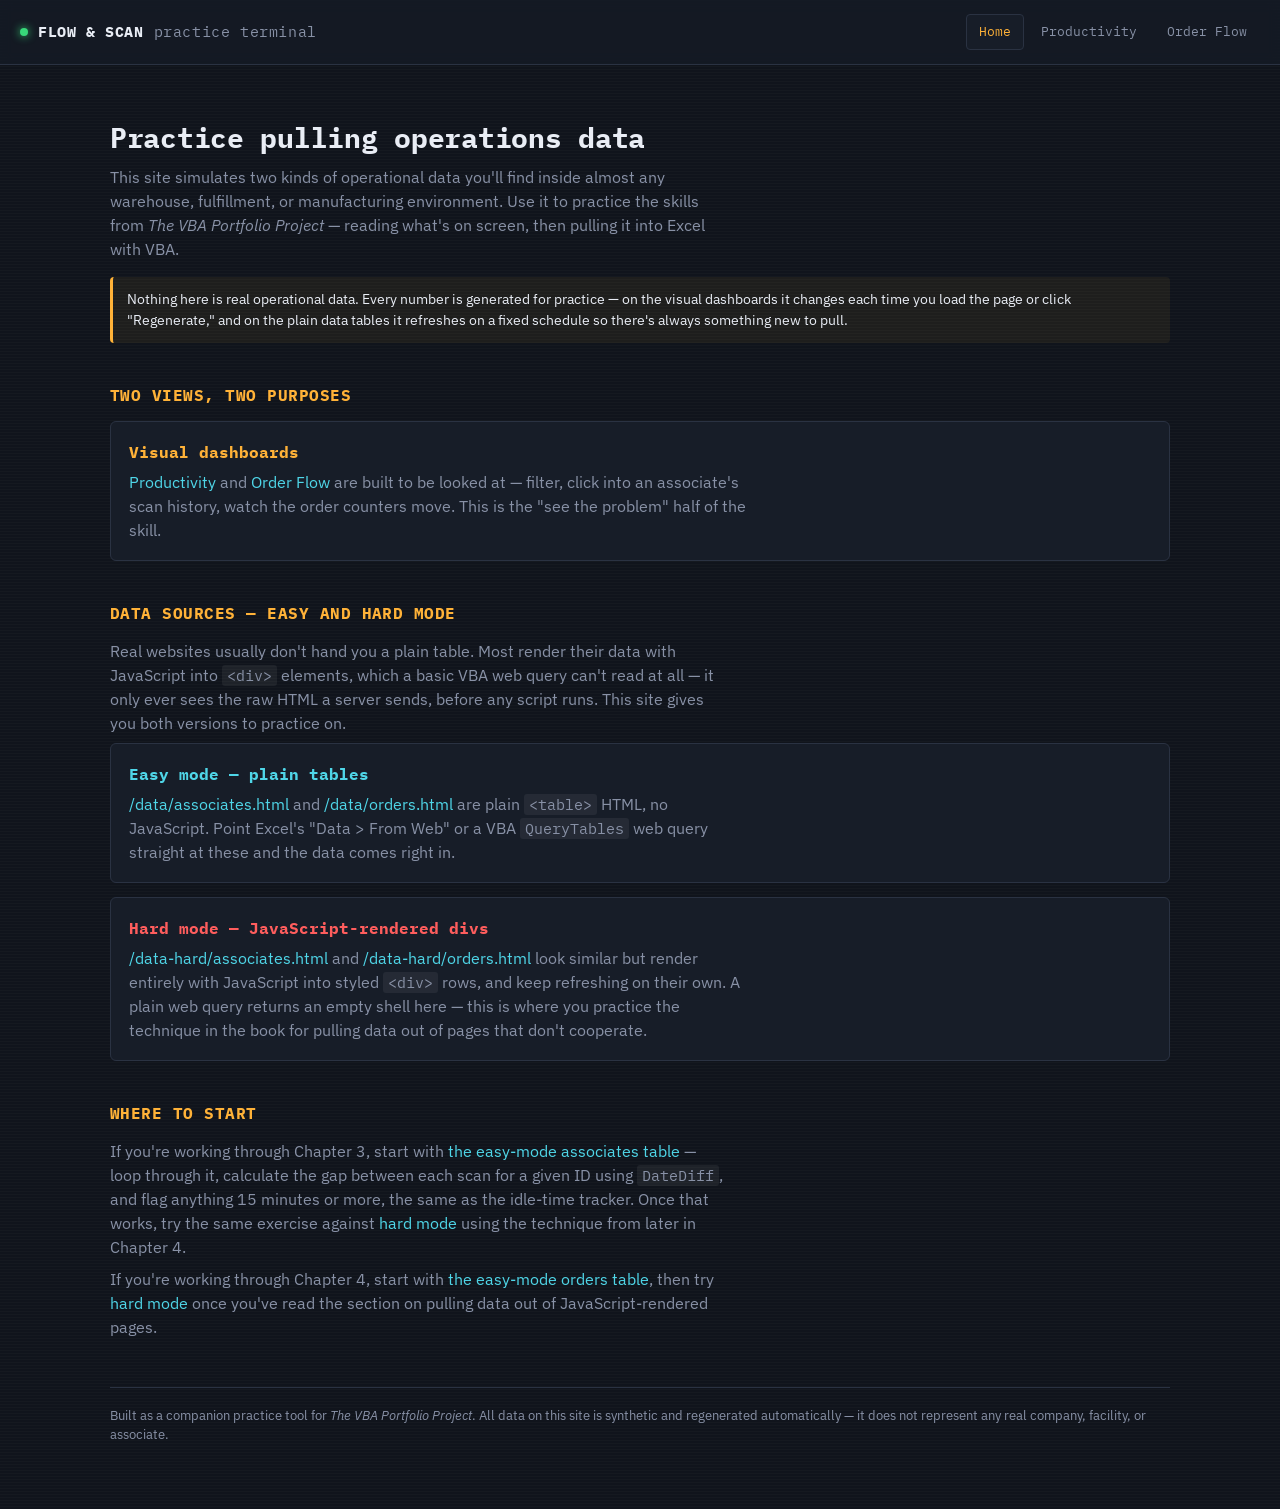
<file: index.html>
<!doctype html>
<html lang="en">
<head>
<meta charset="utf-8" />
<meta name="viewport" content="width=device-width, initial-scale=1" />
<title>Flow &amp; Scan — Practice Terminal</title>
<link rel="stylesheet" href="styles.css" />
</head>
<body>
<header class="topbar">
  <div class="brand"><span class="dot"></span> FLOW &amp; SCAN <span class="sub" style="color:var(--muted);font-weight:400;">practice terminal</span></div>
  <nav class="tabs">
    <a href="index.html" class="active">Home</a>
    <a href="productivity.html">Productivity</a>
    <a href="orders.html">Order Flow</a>
  </nav>
</header>

<div class="wrap">
  <h1>Practice pulling operations data</h1>
  <p class="lede">
    This site simulates two kinds of operational data you'll find inside almost any
    warehouse, fulfillment, or manufacturing environment. Use it to practice the
    skills from <em>The VBA Portfolio Project</em> — reading what's on screen, then
    pulling it into Excel with VBA.
  </p>

  <div class="callout">
    Nothing here is real operational data. Every number is generated for practice —
    on the visual dashboards it changes each time you load the page or click
    "Regenerate," and on the plain data tables it refreshes on a fixed schedule so
    there's always something new to pull.
  </div>

  <h2>Two views, two purposes</h2>
  <div class="panel" style="margin-bottom:14px;">
    <strong style="font-family:var(--mono); color:var(--amber);">Visual dashboards</strong>
    <p class="lede" style="margin:6px 0 0;">
      <a href="productivity.html">Productivity</a> and
      <a href="orders.html">Order Flow</a> are built to be looked at — filter,
      click into an associate's scan history, watch the order counters move.
      This is the "see the problem" half of the skill.
    </p>
  </div>

  <h2>Data sources — easy and hard mode</h2>
  <p class="lede">
    Real websites usually don't hand you a plain table. Most render their data
    with JavaScript into <code>&lt;div&gt;</code> elements, which a basic VBA
    web query can't read at all — it only ever sees the raw HTML a server
    sends, before any script runs. This site gives you both versions to
    practice on.
  </p>
  <div class="panel" style="margin-bottom:14px;">
    <strong style="font-family:var(--mono); color:var(--cyan);">Easy mode — plain tables</strong>
    <p class="lede" style="margin:6px 0 0;">
      <a href="data/associates.html">/data/associates.html</a> and
      <a href="data/orders.html">/data/orders.html</a> are plain
      <code>&lt;table&gt;</code> HTML, no JavaScript. Point Excel's
      "Data &gt; From Web" or a VBA <code>QueryTables</code> web query straight
      at these and the data comes right in.
    </p>
  </div>
  <div class="panel">
    <strong style="font-family:var(--mono); color:var(--flag);">Hard mode — JavaScript-rendered divs</strong>
    <p class="lede" style="margin:6px 0 0;">
      <a href="data-hard/associates.html">/data-hard/associates.html</a> and
      <a href="data-hard/orders.html">/data-hard/orders.html</a> look similar
      but render entirely with JavaScript into styled <code>&lt;div&gt;</code>
      rows, and keep refreshing on their own. A plain web query returns an
      empty shell here — this is where you practice the technique in the book
      for pulling data out of pages that don't cooperate.
    </p>
  </div>

  <h2>Where to start</h2>
  <p class="lede">
    If you're working through Chapter 3, start with
    <a href="data/associates.html">the easy-mode associates table</a> — loop
    through it, calculate the gap between each scan for a given ID using
    <code>DateDiff</code>, and flag anything 15 minutes or more, the same as
    the idle-time tracker. Once that works, try the same exercise against
    <a href="data-hard/associates.html">hard mode</a> using the technique from
    later in Chapter 4.
  </p>
  <p class="lede">
    If you're working through Chapter 4, start with
    <a href="data/orders.html">the easy-mode orders table</a>, then try
    <a href="data-hard/orders.html">hard mode</a> once you've read the section
    on pulling data out of JavaScript-rendered pages.
  </p>

  <footer class="note">
    Built as a companion practice tool for <em>The VBA Portfolio Project</em>.
    All data on this site is synthetic and regenerated automatically — it does not
    represent any real company, facility, or associate.
  </footer>
</div>
</body>
</html>
</file>
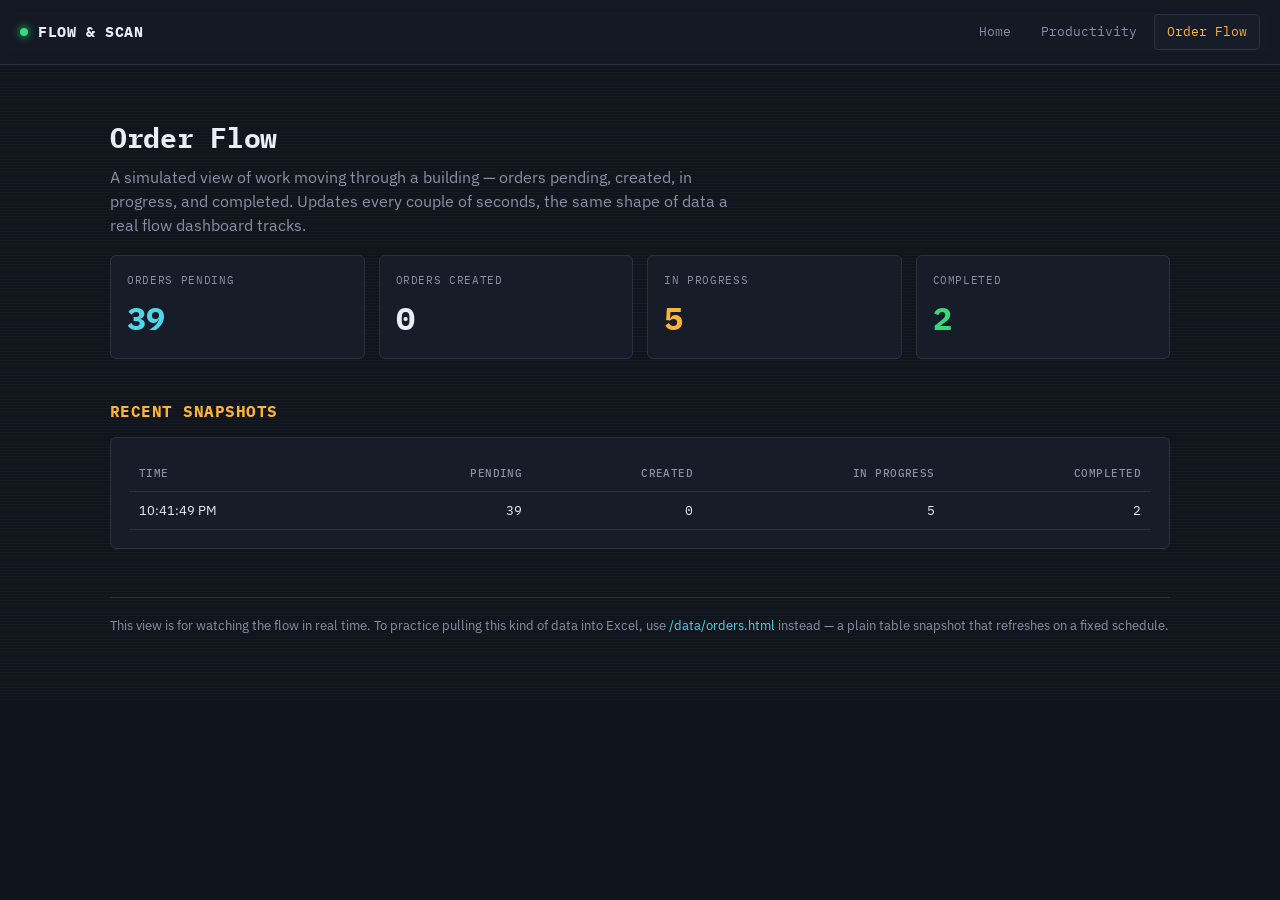
<file: orders.html>
<!doctype html>
<html lang="en">
<head>
<meta charset="utf-8" />
<meta name="viewport" content="width=device-width, initial-scale=1" />
<title>Order Flow — Flow &amp; Scan</title>
<link rel="stylesheet" href="styles.css" />
</head>
<body>
<header class="topbar">
  <div class="brand"><span class="dot"></span> FLOW &amp; SCAN</div>
  <nav class="tabs">
    <a href="index.html">Home</a>
    <a href="productivity.html">Productivity</a>
    <a href="orders.html" class="active">Order Flow</a>
  </nav>
</header>

<div class="wrap">
  <h1>Order Flow</h1>
  <p class="lede">
    A simulated view of work moving through a building — orders pending, created,
    in progress, and completed. Updates every couple of seconds, the same shape of
    data a real flow dashboard tracks.
  </p>

  <div class="grid-metrics">
    <div class="metric pending"><div class="sweep"></div><div class="label">Orders Pending</div><div class="value" id="mPending">0</div></div>
    <div class="metric created"><div class="sweep"></div><div class="label">Orders Created</div><div class="value" id="mCreated">0</div></div>
    <div class="metric progress"><div class="sweep"></div><div class="label">In Progress</div><div class="value" id="mProgress">0</div></div>
    <div class="metric completed"><div class="sweep"></div><div class="label">Completed</div><div class="value" id="mCompleted">0</div></div>
  </div>

  <h2>Recent snapshots</h2>
  <div class="panel">
    <table>
      <thead>
        <tr><th>Time</th><th class="num">Pending</th><th class="num">Created</th><th class="num">In Progress</th><th class="num">Completed</th></tr>
      </thead>
      <tbody id="orderTbody"></tbody>
    </table>
  </div>

  <footer class="note">
    This view is for watching the flow in real time. To practice pulling this kind
    of data into Excel, use <a href="data/orders.html">/data/orders.html</a> instead —
    a plain table snapshot that refreshes on a fixed schedule.
  </footer>
</div>

<script src="app.js"></script>
<script>initOrders();</script>
</body>
</html>
</file>
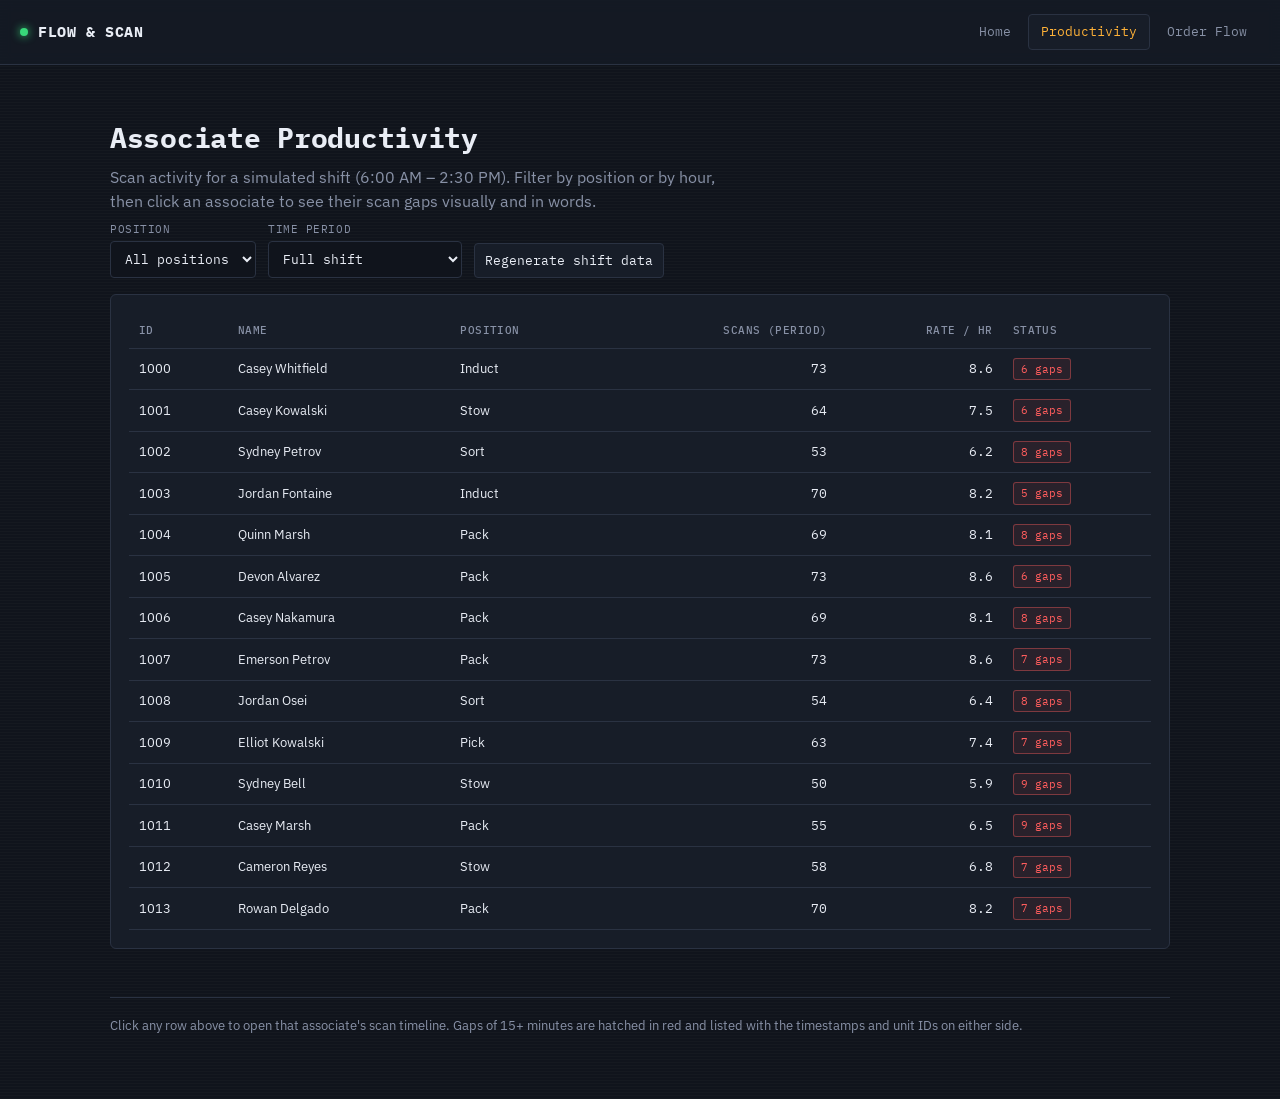
<file: productivity.html>
<!doctype html>
<html lang="en">
<head>
<meta charset="utf-8" />
<meta name="viewport" content="width=device-width, initial-scale=1" />
<title>Productivity — Flow &amp; Scan</title>
<link rel="stylesheet" href="styles.css" />
</head>
<body>
<header class="topbar">
  <div class="brand"><span class="dot"></span> FLOW &amp; SCAN</div>
  <nav class="tabs">
    <a href="index.html">Home</a>
    <a href="productivity.html" class="active">Productivity</a>
    <a href="orders.html">Order Flow</a>
  </nav>
</header>

<div class="wrap">
  <h1>Associate Productivity</h1>
  <p class="lede">
    Scan activity for a simulated shift (6:00 AM – 2:30 PM). Filter by position or
    by hour, then click an associate to see their scan gaps visually and in words.
  </p>

  <div class="controls">
    <div class="field">
      <label for="posFilter">Position</label>
      <select id="posFilter"></select>
    </div>
    <div class="field">
      <label for="periodFilter">Time period</label>
      <select id="periodFilter">
        <option value="full">Full shift</option>
        <option value="6">6:00 – 7:00 AM</option>
        <option value="7">7:00 – 8:00 AM</option>
        <option value="8">8:00 – 9:00 AM</option>
        <option value="9">9:00 – 10:00 AM</option>
        <option value="10">10:00 – 11:00 AM</option>
        <option value="11">11:00 AM – 12:00 PM</option>
        <option value="12">12:00 – 1:00 PM</option>
        <option value="13">1:00 – 2:00 PM</option>
      </select>
    </div>
    <div class="field">
      <button class="btn" id="regenBtn">Regenerate shift data</button>
    </div>
  </div>

  <div class="panel">
    <table>
      <thead>
        <tr>
          <th>ID</th><th>Name</th><th>Position</th>
          <th class="num">Scans (period)</th><th class="num">Rate / hr</th><th>Status</th>
        </tr>
      </thead>
      <tbody id="prodTbody"></tbody>
    </table>
  </div>

  <div id="detailPanel"></div>

  <footer class="note">
    Click any row above to open that associate's scan timeline. Gaps of 15+ minutes
    are hatched in red and listed with the timestamps and unit IDs on either side.
  </footer>
</div>

<script src="app.js"></script>
<script>initProductivity();</script>
</body>
</html>
</file>
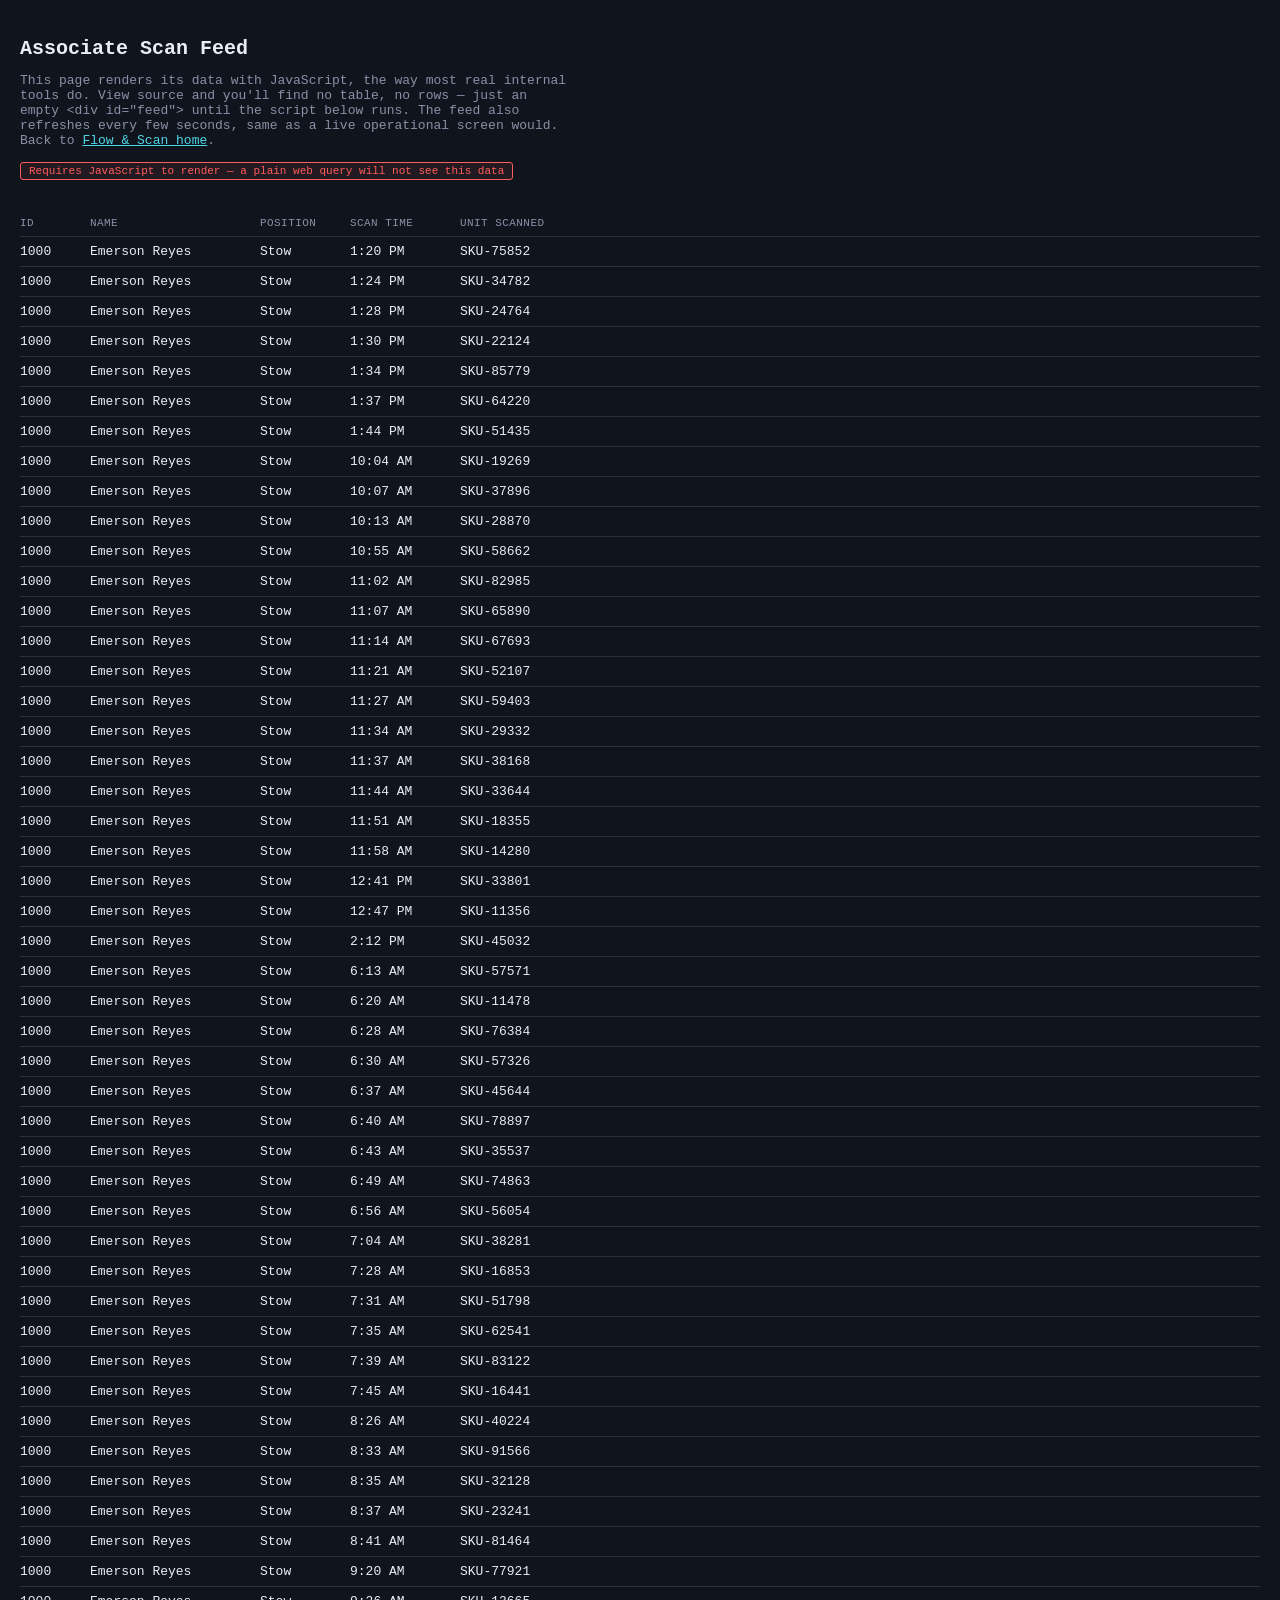
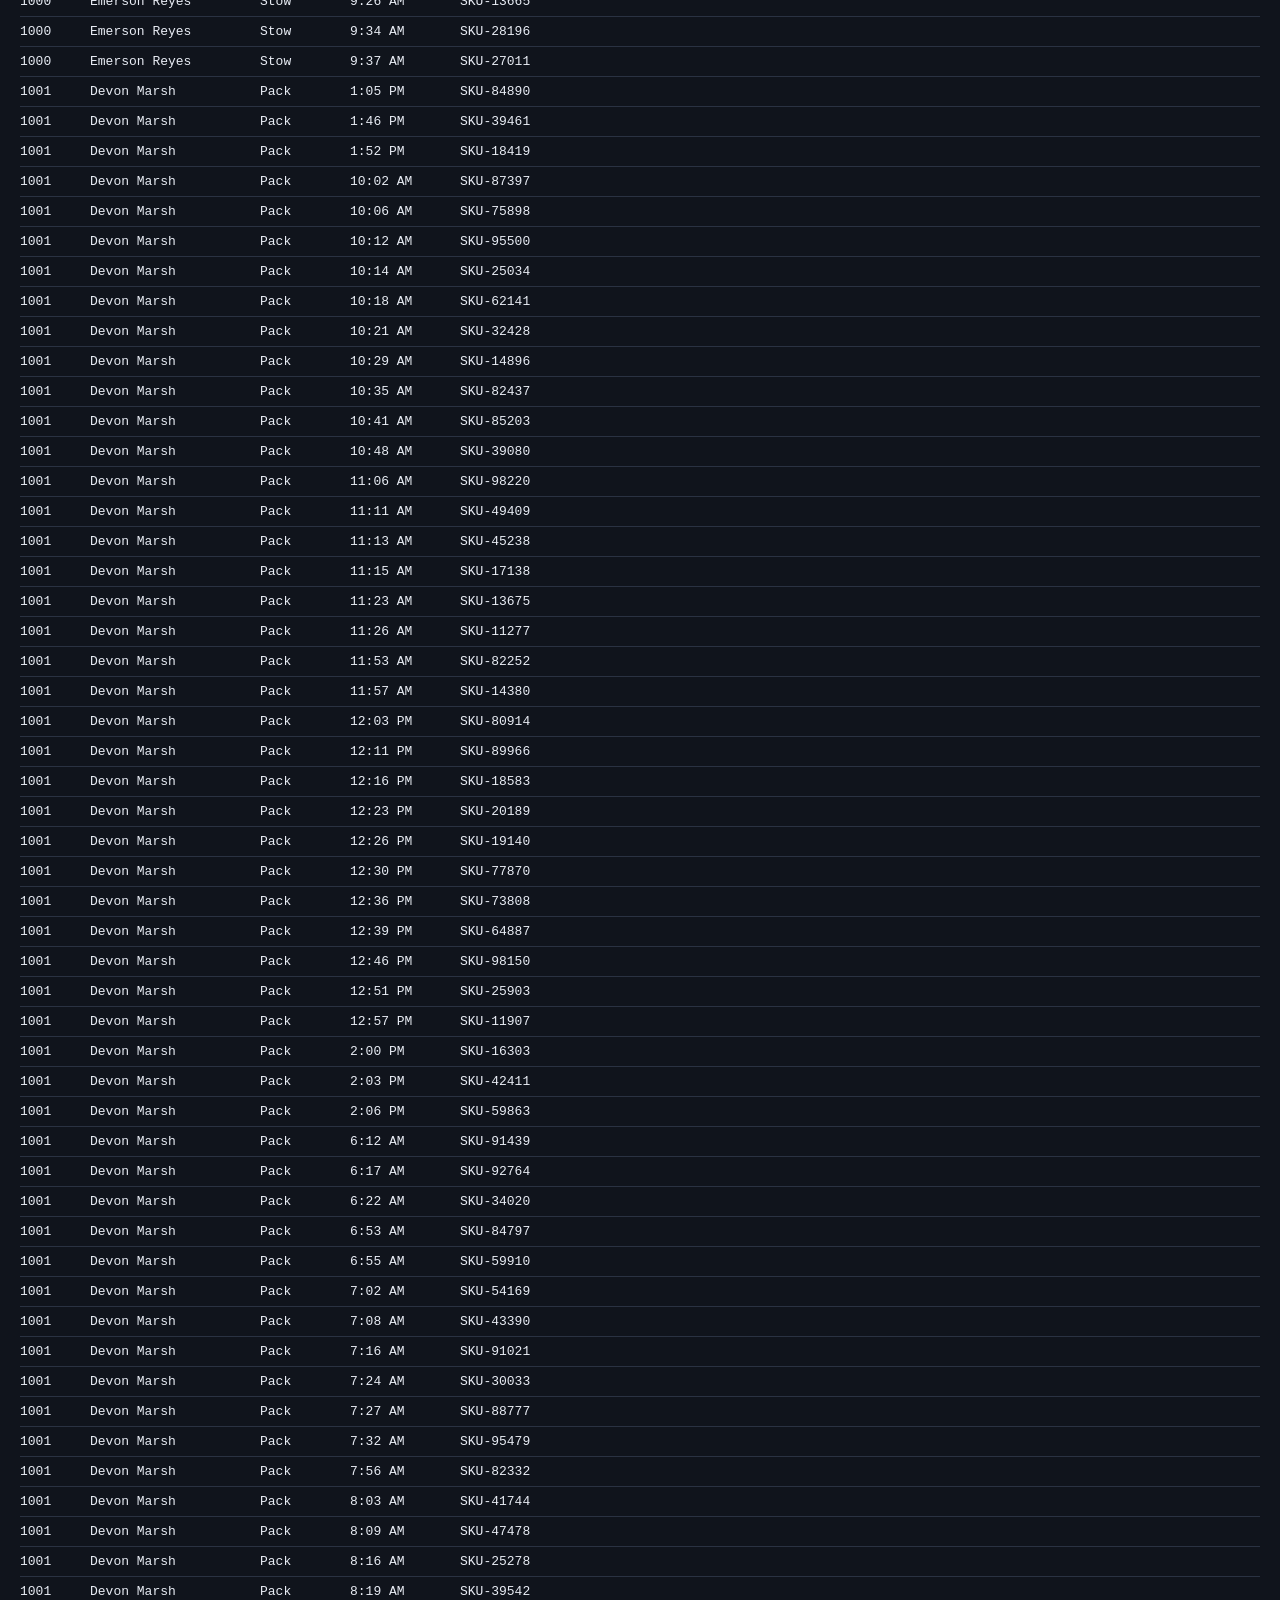
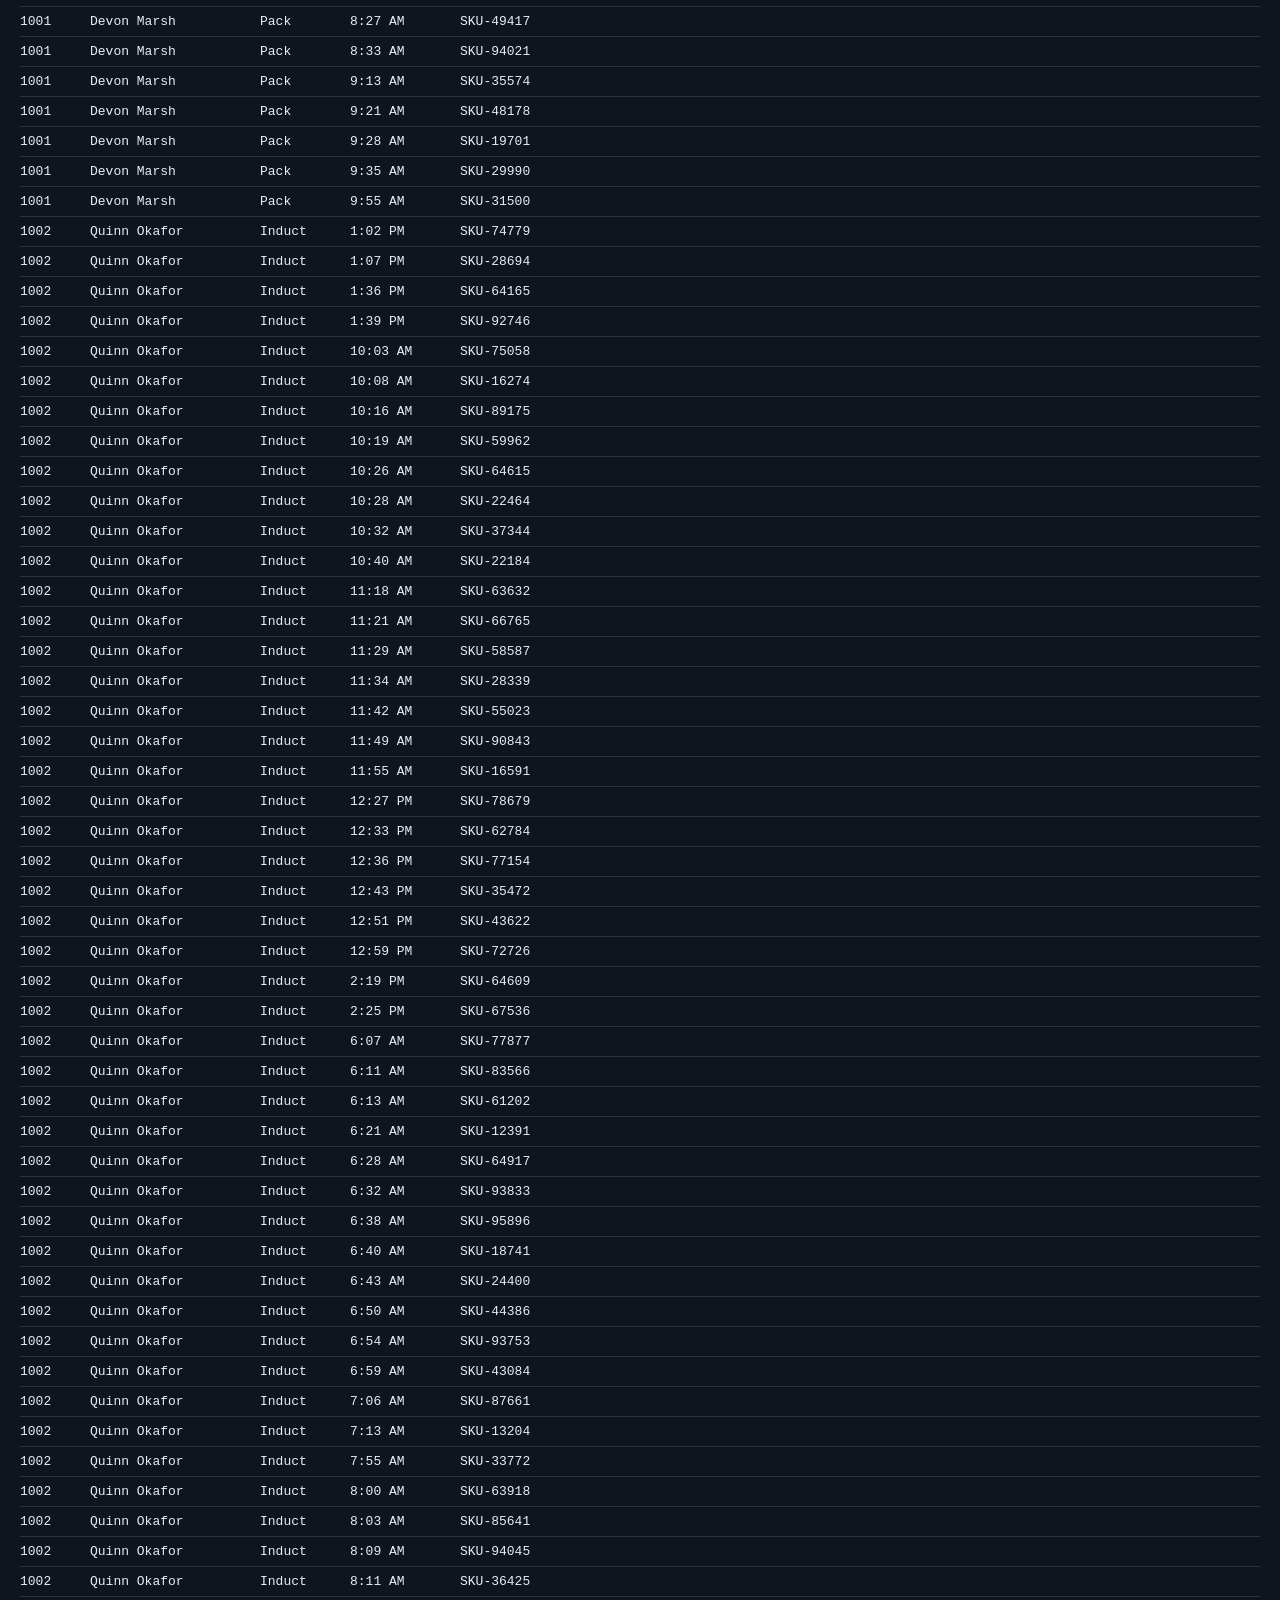
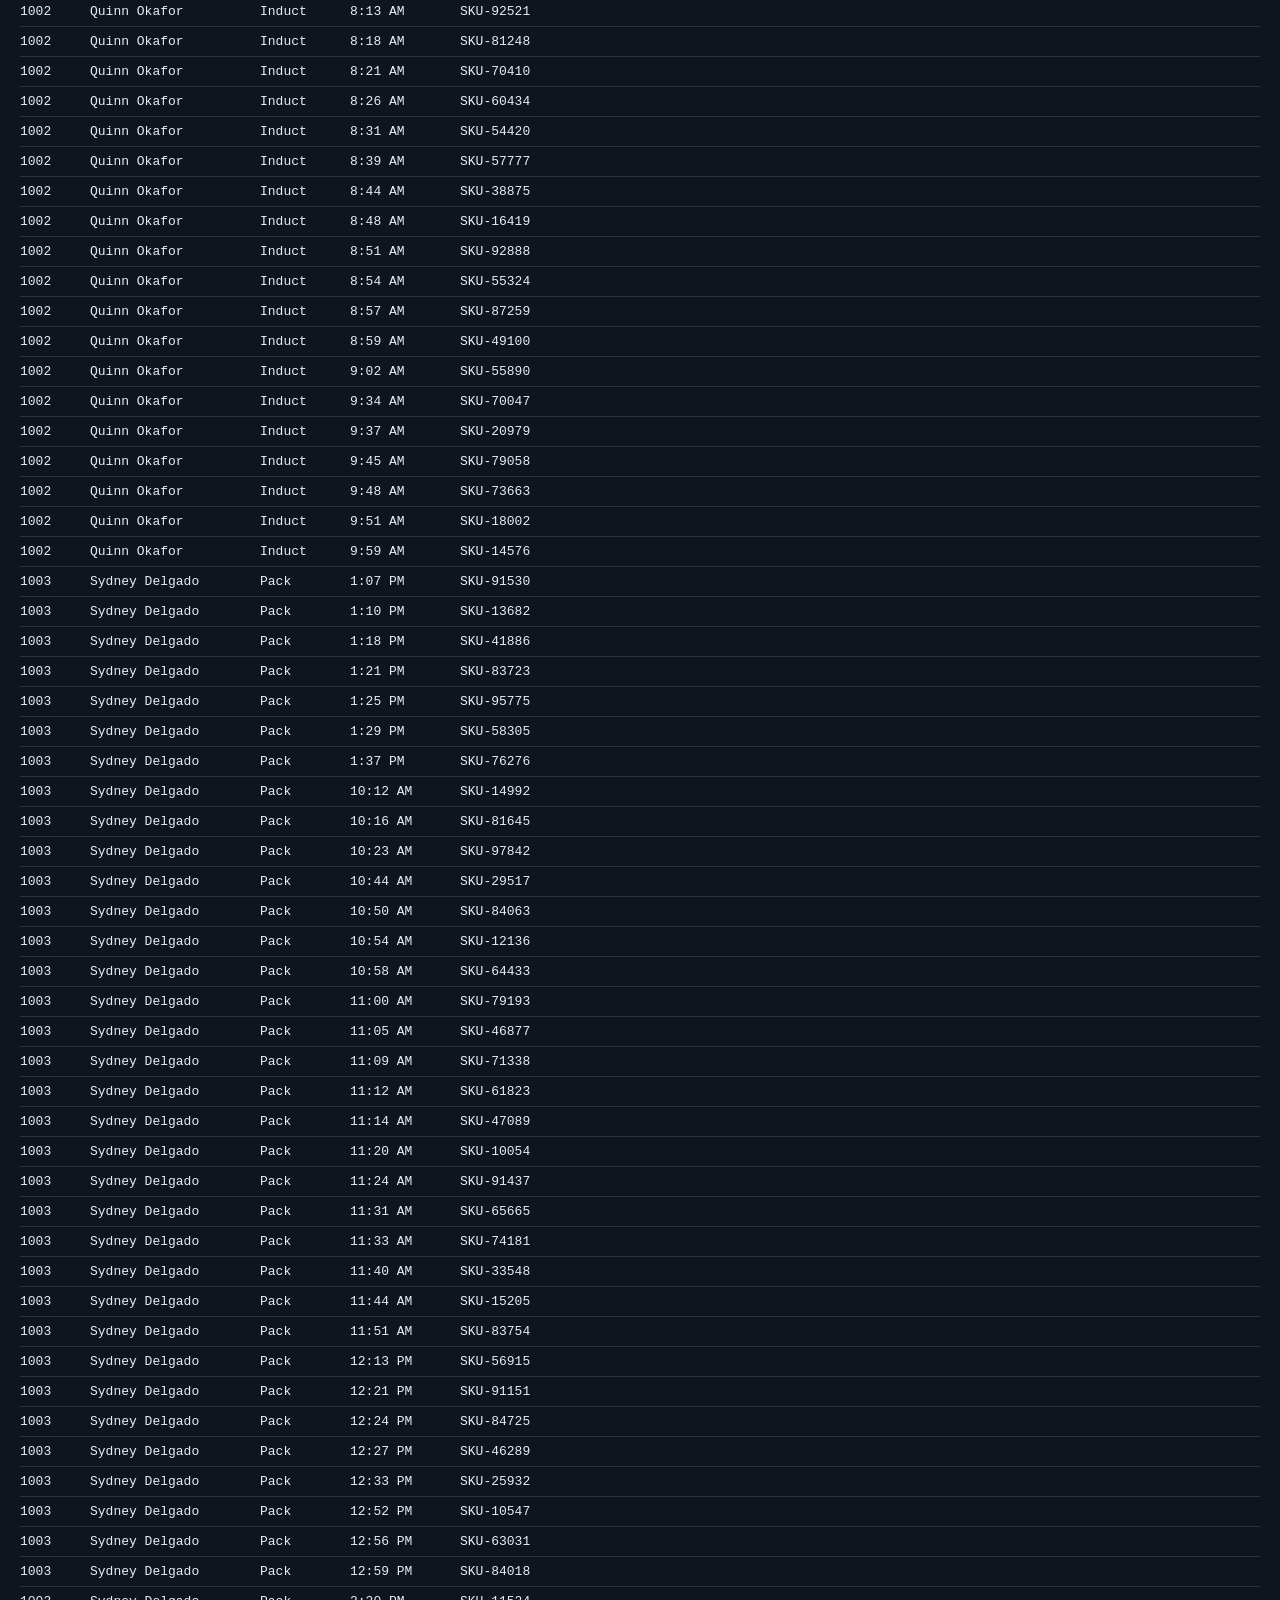
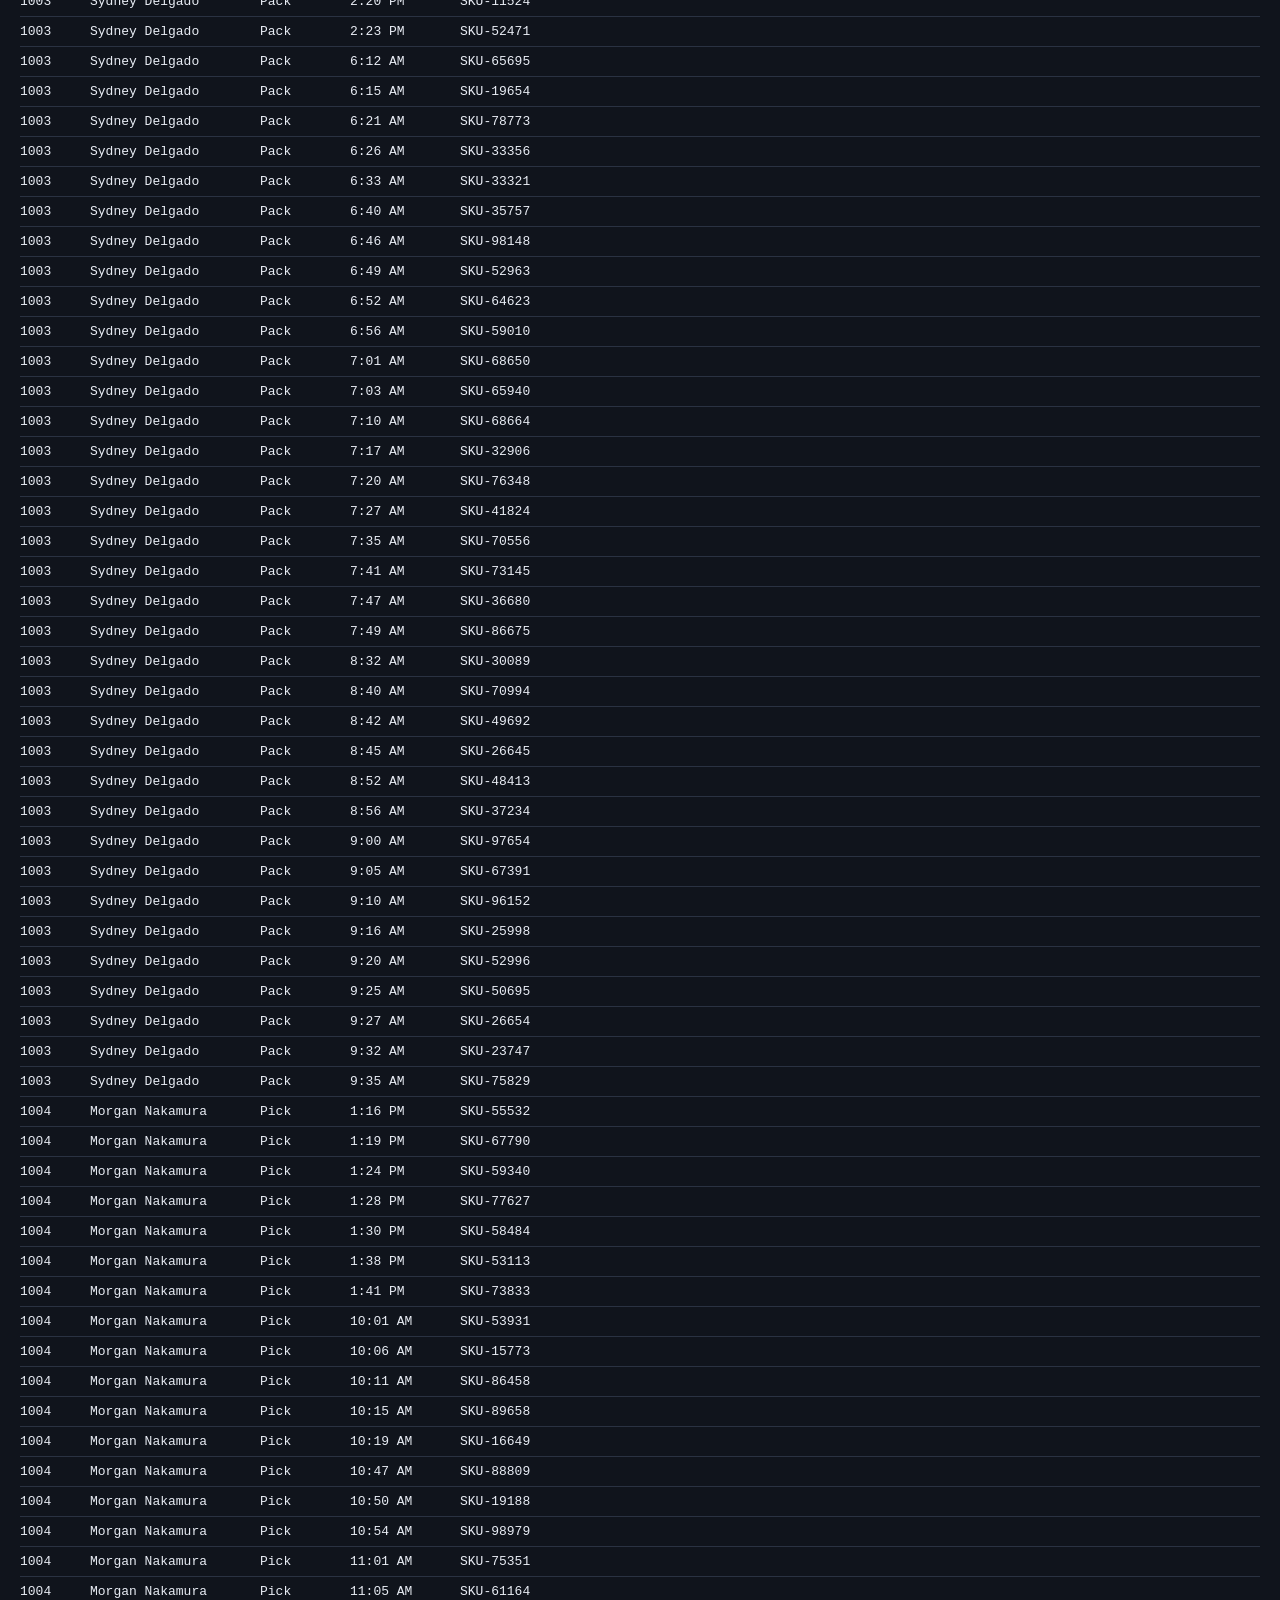
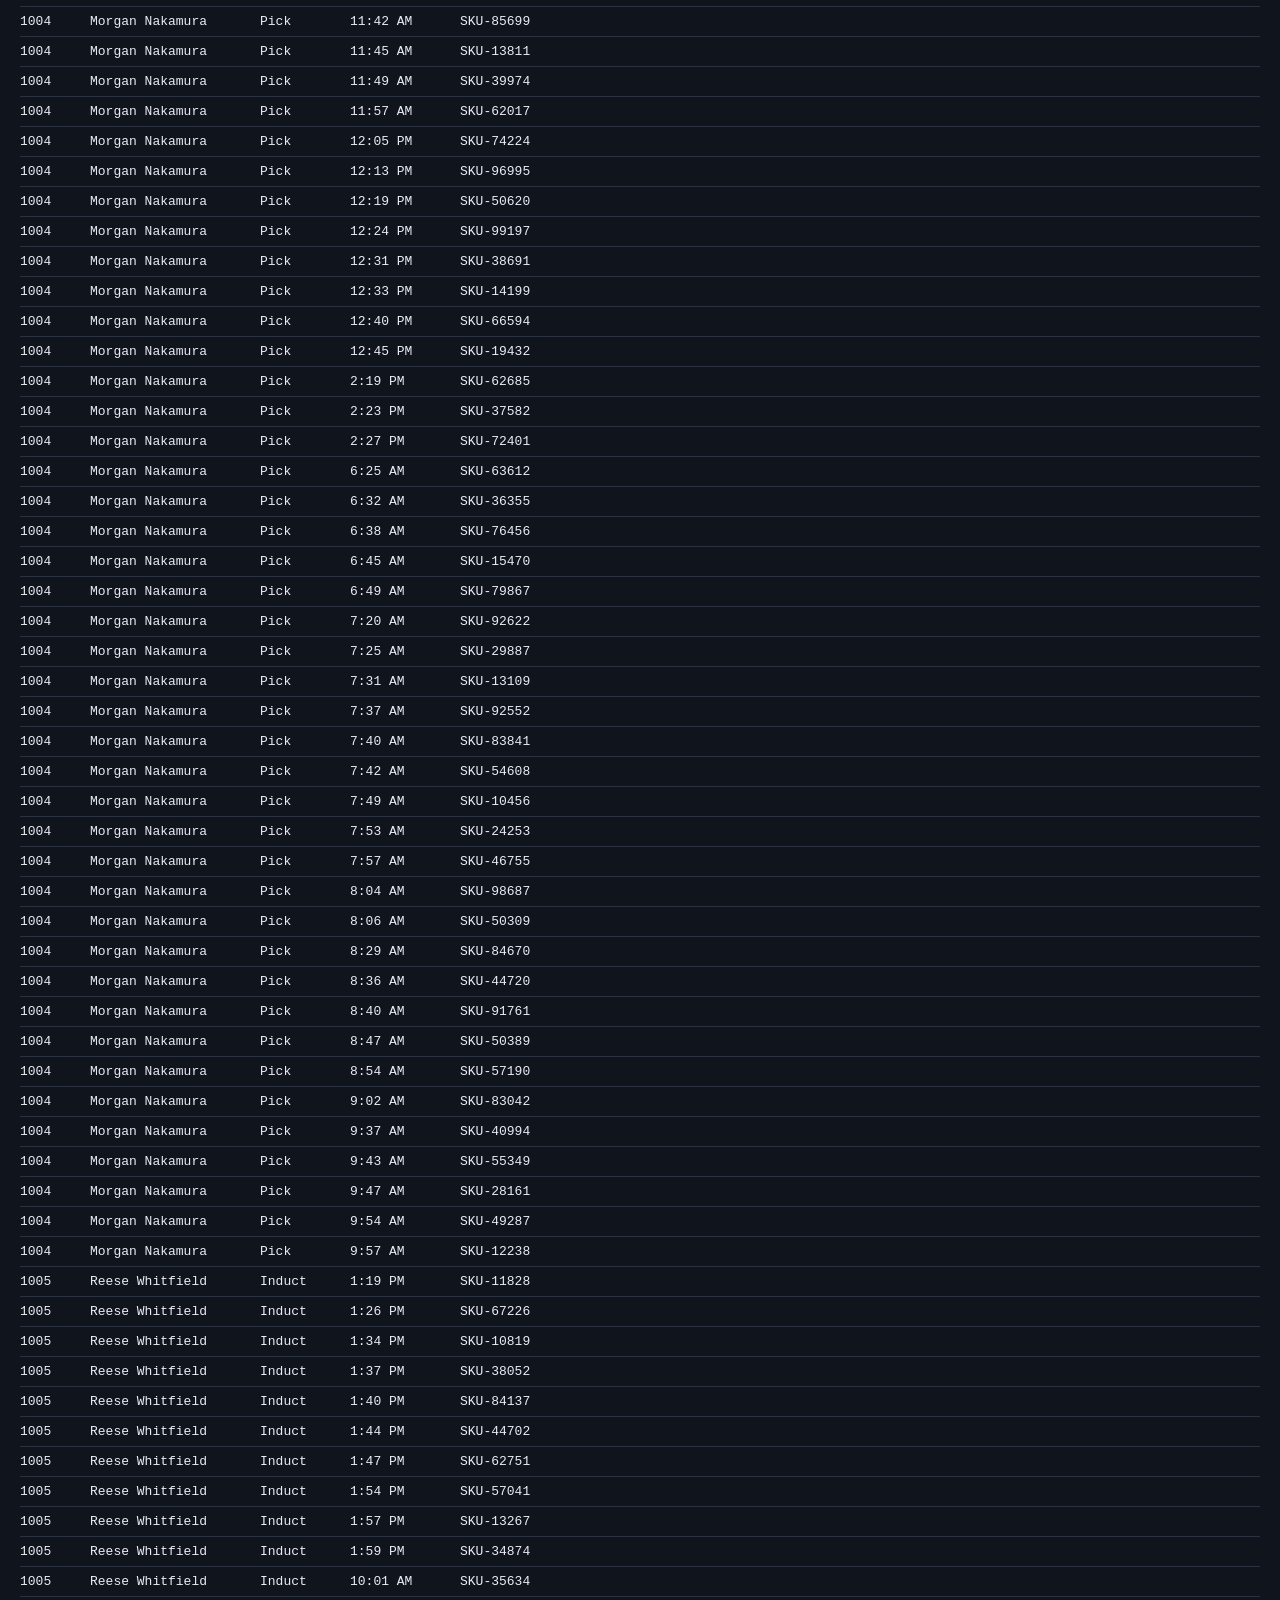
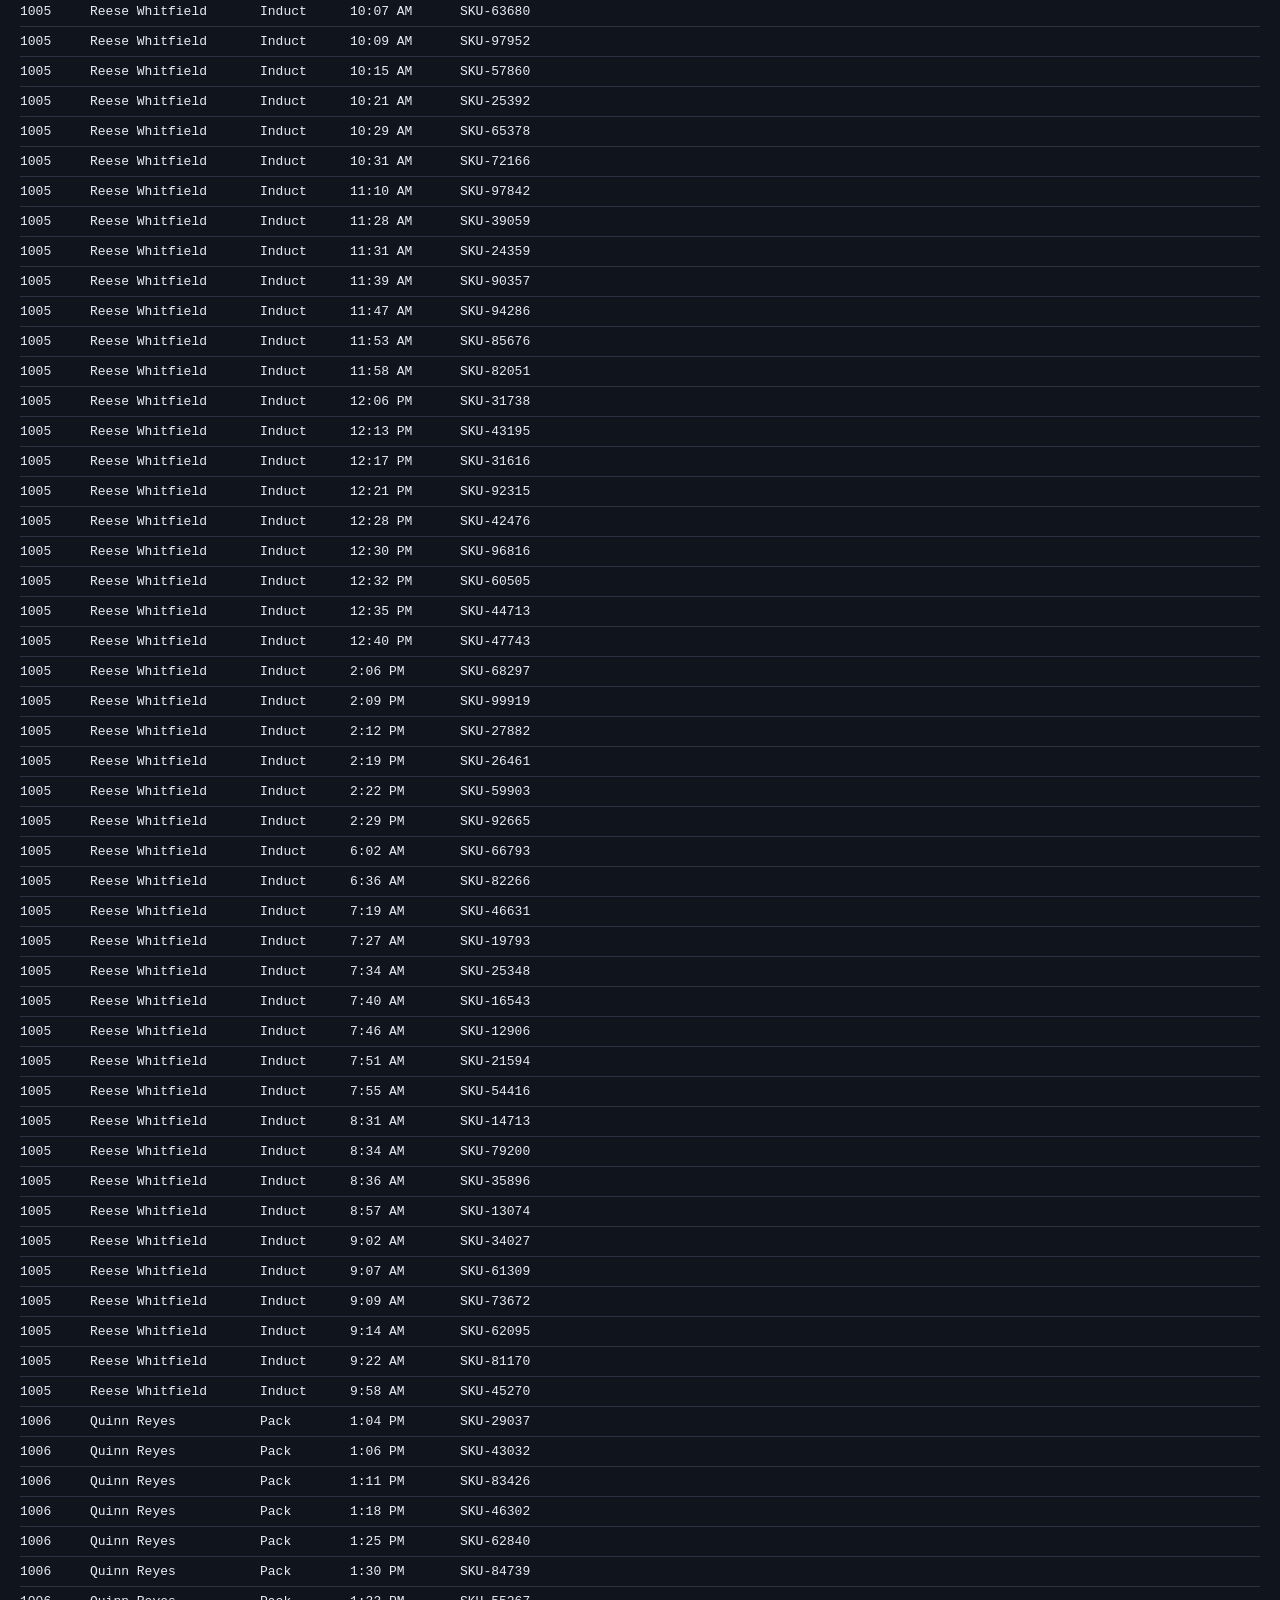
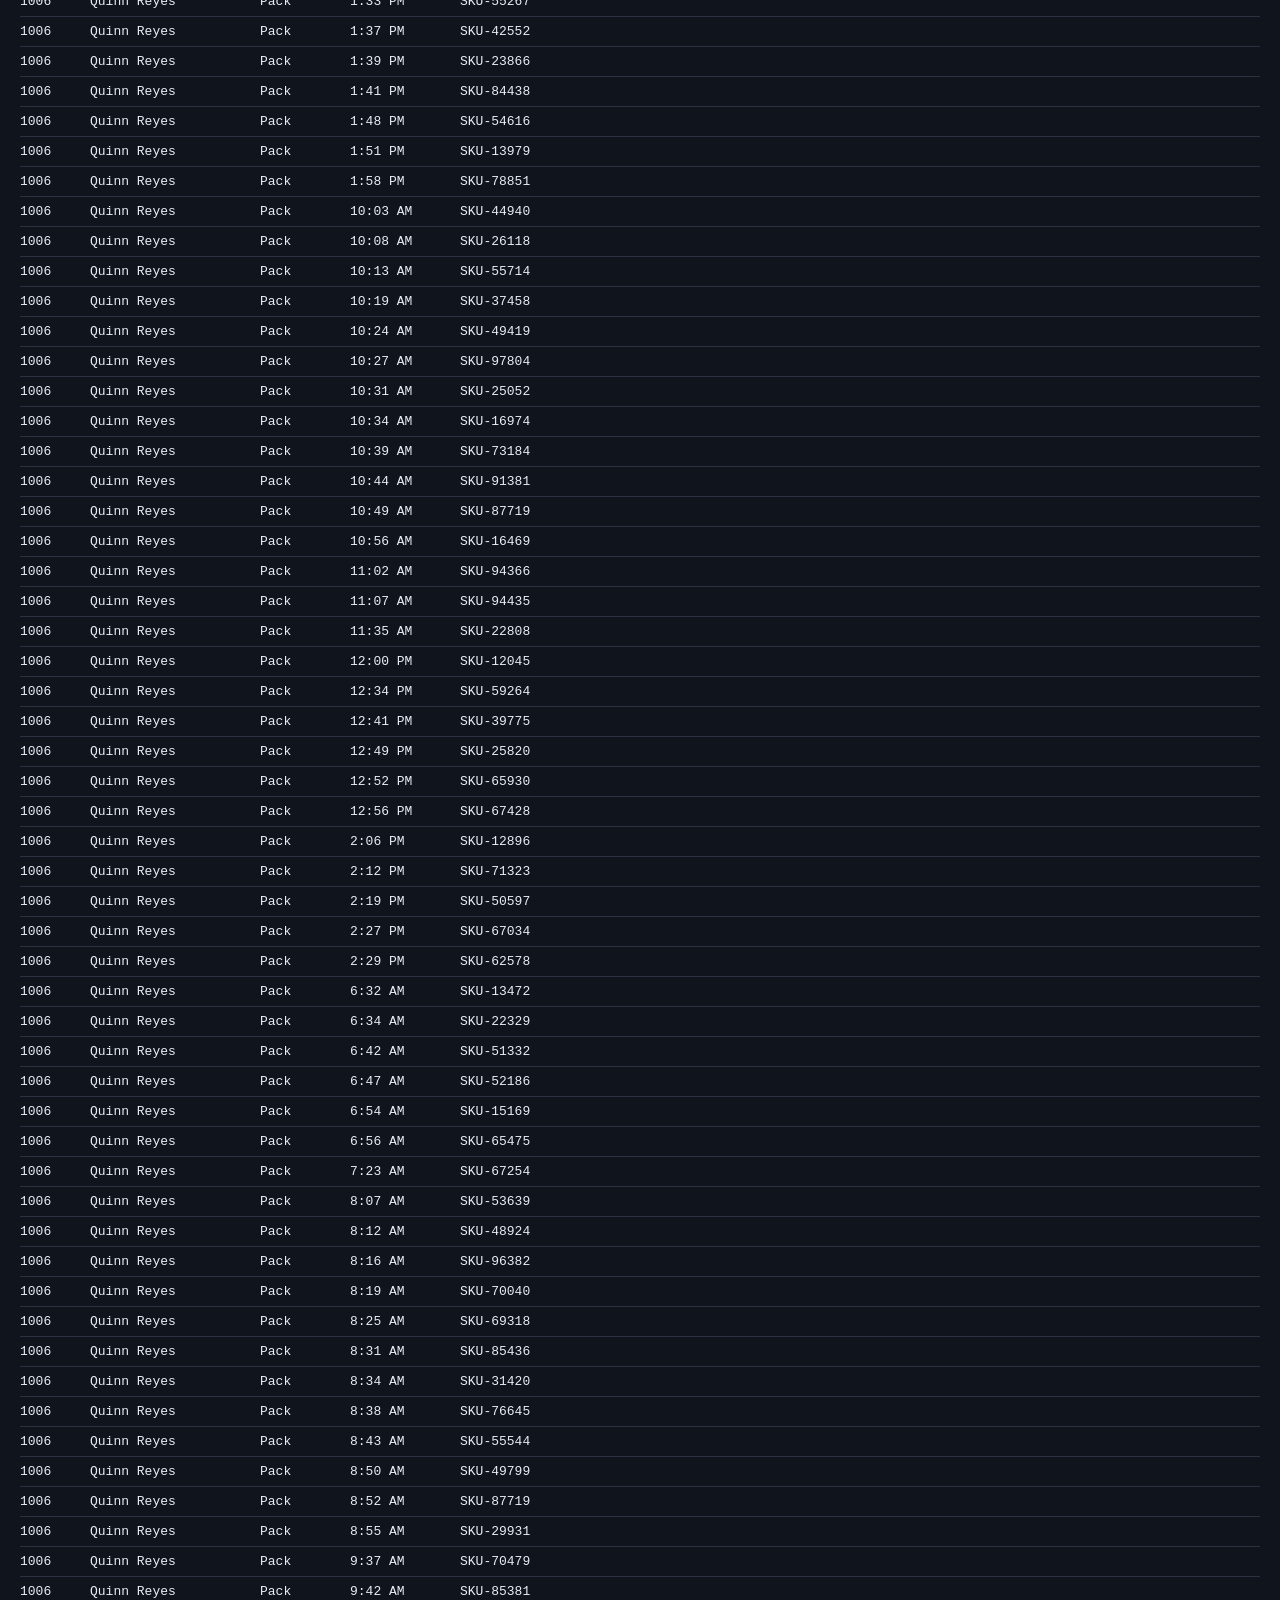
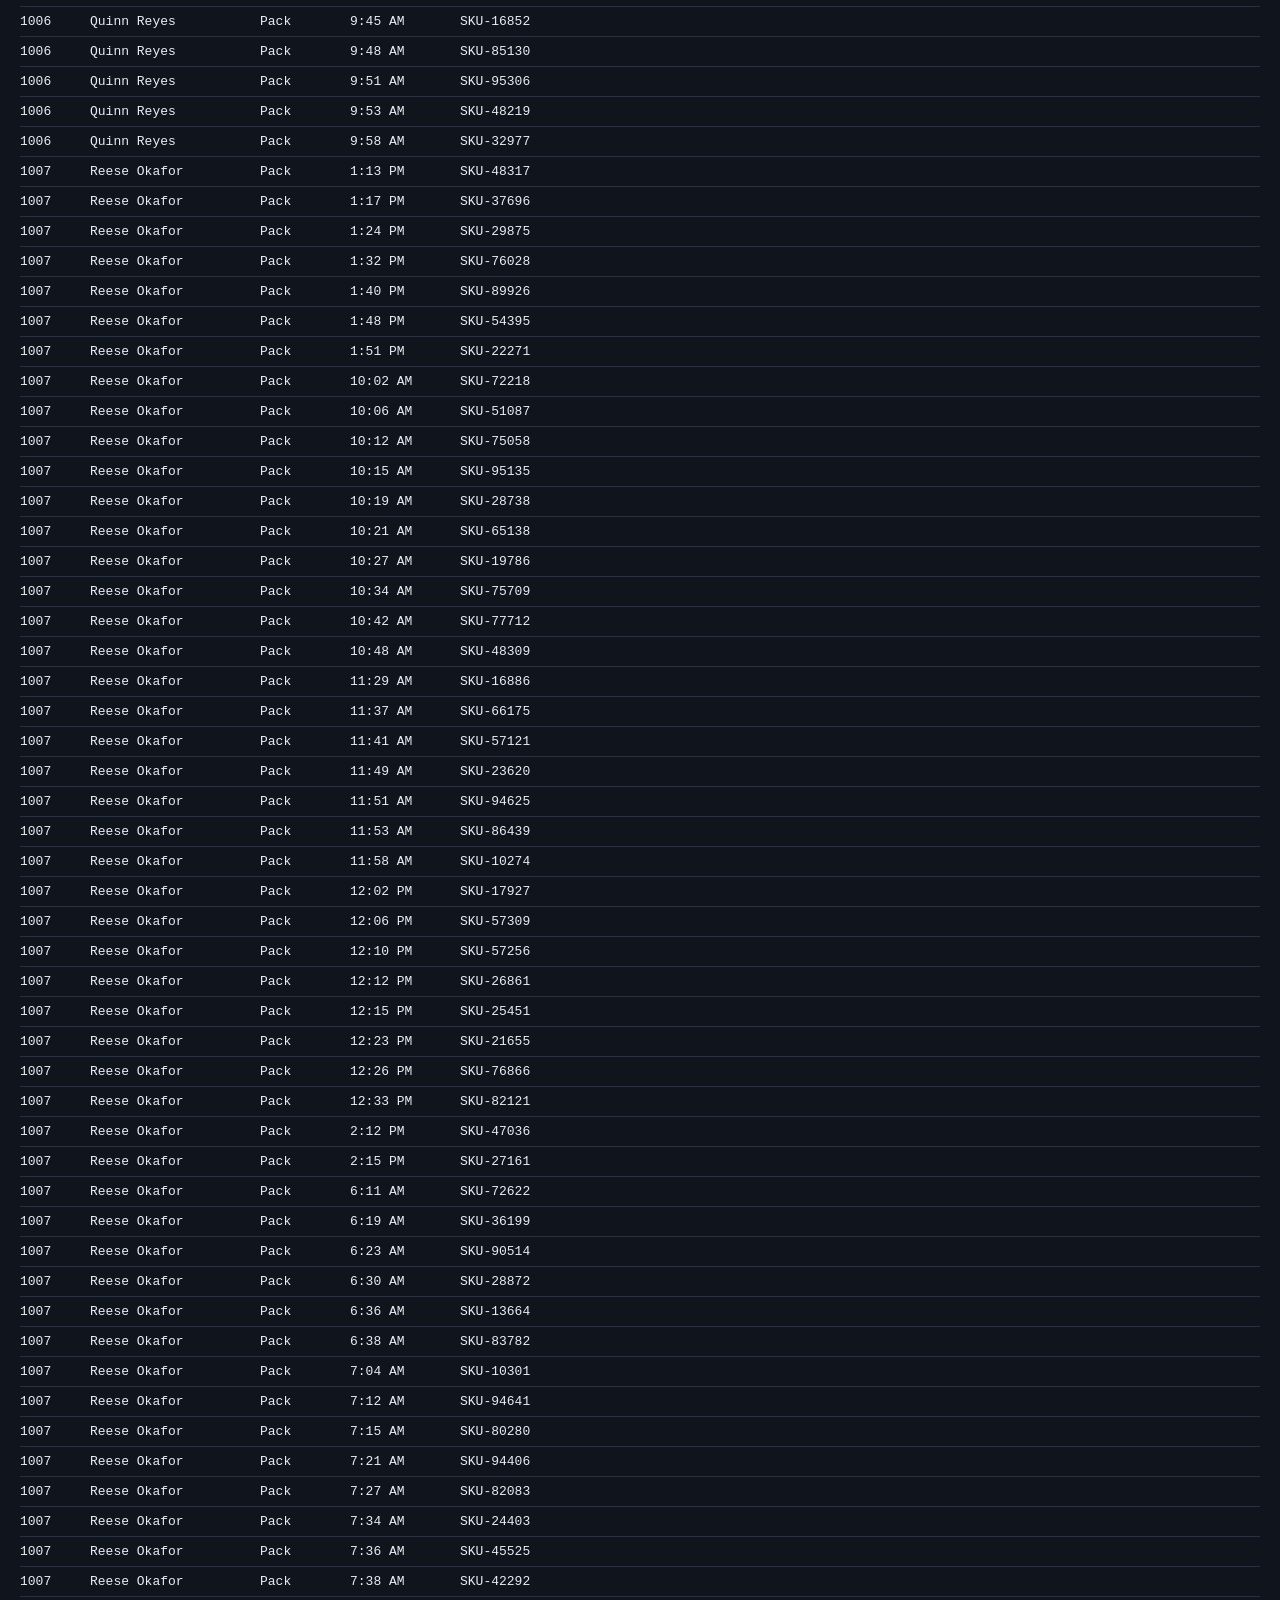
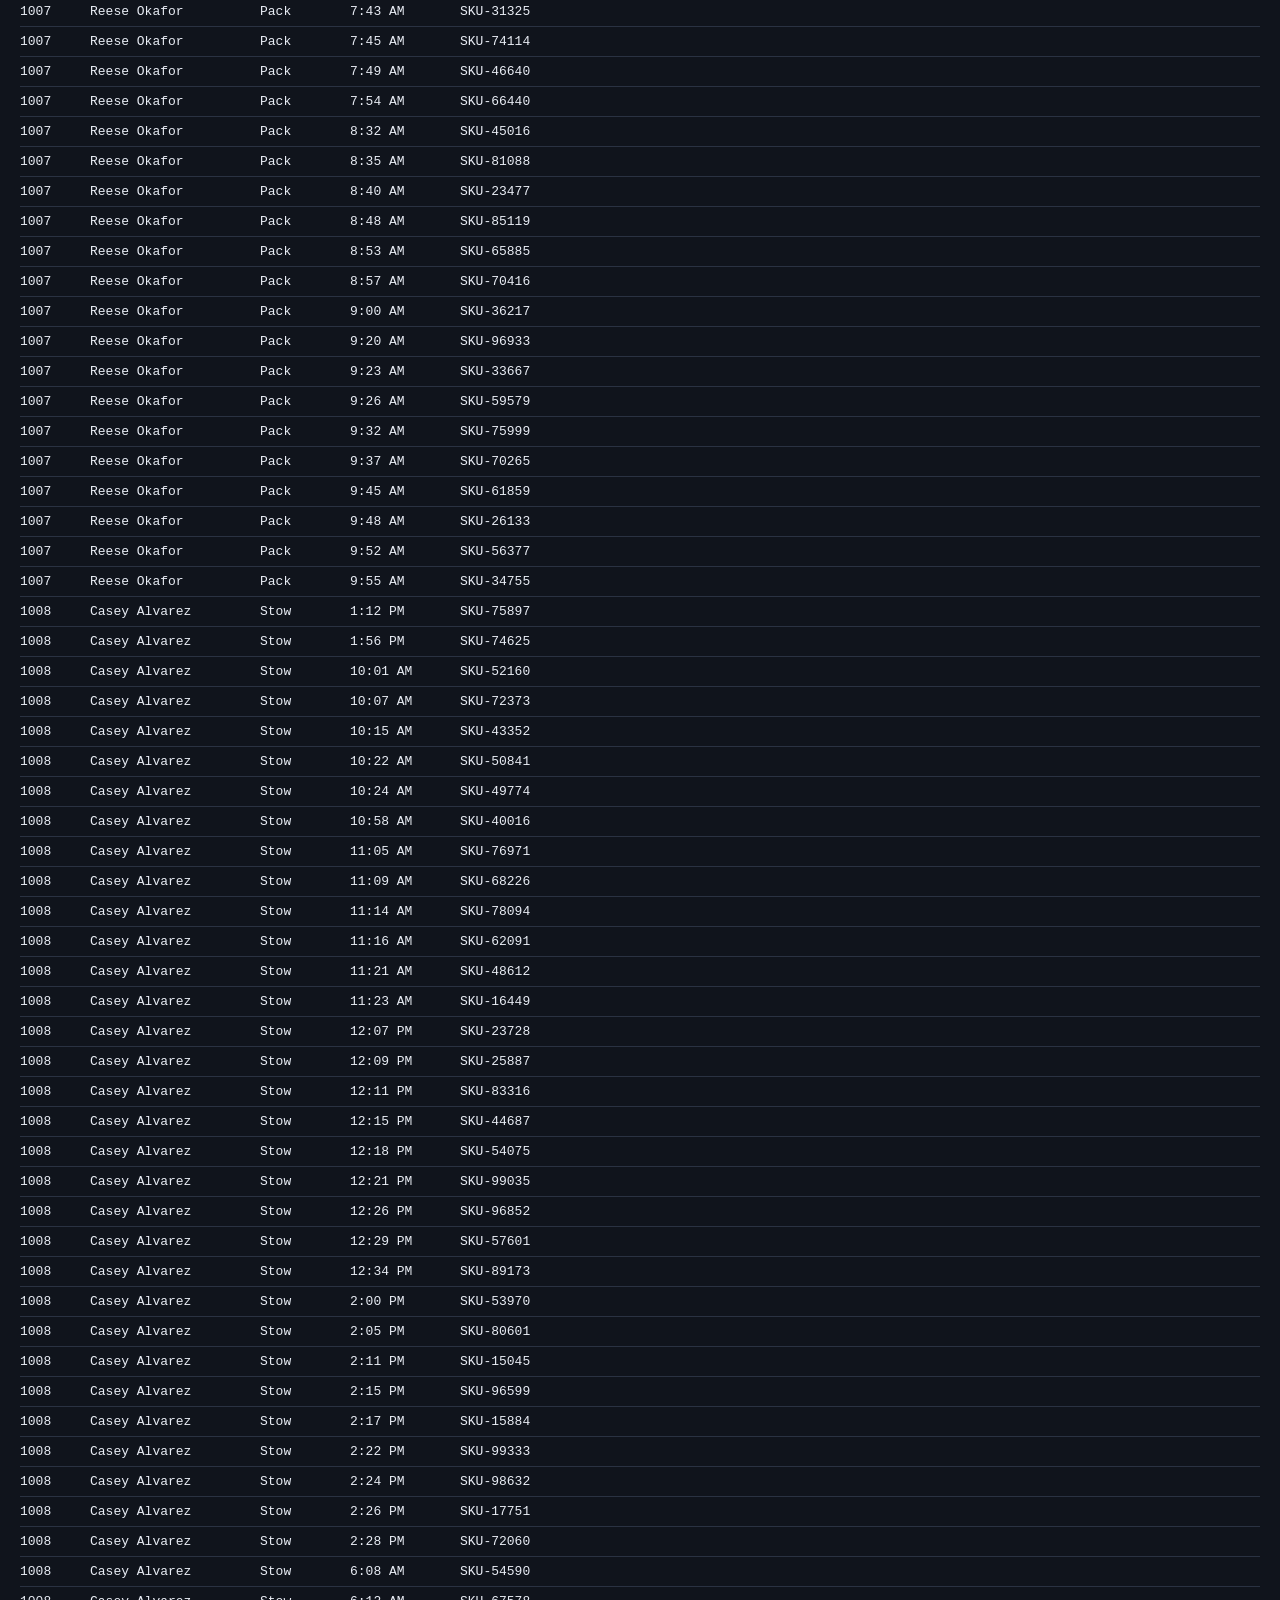
<file: data-hard/associates.html>
<!doctype html>
<html lang="en">
<head>
<meta charset="utf-8" />
<meta name="viewport" content="width=device-width, initial-scale=1" />
<title>Associate Scan Feed — Hard Mode (Flow &amp; Scan)</title>
<style>
  body { font-family: 'IBM Plex Mono', ui-monospace, monospace; background:#10141c; color:#e9edf5; margin:0; padding:24px 20px 60px; }
  h1 { font-size:20px; margin-bottom:4px; }
  p.lede { color:#8891a6; font-size:13px; max-width:70ch; }
  a { color:#4fd6e8; }
  .badge { display:inline-block; font-size:11px; padding:2px 8px; border-radius:3px; border:1px solid #ff5d5d; color:#ff5d5d; background:rgba(255,93,93,0.08); margin-bottom:14px; }
  #feed { margin-top:16px; }
  /* Intentionally generic, non-semantic wrapper classes -- this mimics how a
     real front-end framework's build output looks: div soup, not <table>. */
  .r-9f2 { display:flex; gap:0; border-bottom:1px solid #2a3242; padding:7px 0; font-size:13px; }
  .c-1a { width:70px; }
  .c-2b { width:170px; }
  .c-3c { width:90px; }
  .c-4d { width:110px; }
  .c-5e { flex:1; }
  .hdr { color:#8891a6; text-transform:uppercase; font-size:11px; letter-spacing:0.04em; }
</style>
</head>
<body>
<h1>Associate Scan Feed</h1>
<p class="lede">
  This page renders its data with JavaScript, the way most real internal
  tools do. View source and you'll find no table, no rows — just an empty
  <code>&lt;div id="feed"&gt;</code> until the script below runs. The feed
  also refreshes every few seconds, same as a live operational screen would.
  Back to <a href="../index.html">Flow &amp; Scan home</a>.
</p>
<div class="badge">Requires JavaScript to render — a plain web query will not see this data</div>

<div id="feed">
  <div class="r-9f2 hdr">
    <div class="c-1a">ID</div><div class="c-2b">Name</div><div class="c-3c">Position</div>
    <div class="c-4d">Scan Time</div><div class="c-5e">Unit Scanned</div>
  </div>
  <!-- rows injected here by script -->
</div>

<script>
  const POSITIONS = ["Pick", "Pack", "Sort", "Induct", "Stow"];
  const FIRST_NAMES = ["Jordan","Casey","Morgan","Taylor","Riley","Avery","Devon","Reese",
    "Sydney","Cameron","Peyton","Quinn","Rowan","Emerson","Harper","Elliot"];
  const LAST_NAMES = ["Bell","Reyes","Whitfield","Nakamura","Alvarez","Sutton","Okafor",
    "Petrov","Lindgren","Marsh","Delgado","Osei","Kowalski","Fontaine"];

  function pad(n){ return n.toString().padStart(2,"0"); }
  function fmtTime(mins){
    let h = Math.floor(mins/60), m = Math.floor(mins%60);
    const ampm = h>=12 ? "PM":"AM"; let h12 = h%12; if(h12===0) h12=12;
    return `${h12}:${pad(m)} ${ampm}`;
  }

  function buildFeed() {
    const feed = document.getElementById("feed");
    // clear all but the header row
    feed.querySelectorAll(".r-9f2:not(.hdr)").forEach(el => el.remove());

    const shiftStart = 6*60, shiftEnd = 14.5*60;
    const rows = [];
    for (let i = 0; i < 16; i++) {
      const id = 1000 + i;
      const name = `${FIRST_NAMES[Math.floor(Math.random()*FIRST_NAMES.length)]} ${LAST_NAMES[Math.floor(Math.random()*LAST_NAMES.length)]}`;
      const position = POSITIONS[Math.floor(Math.random()*POSITIONS.length)];
      let t = shiftStart + Math.floor(Math.random()*10);
      while (t < shiftEnd) {
        let interval = 2 + Math.floor(Math.random()*7);
        if (Math.random() < 0.12) interval = 18 + Math.floor(Math.random()*27);
        t += interval;
        if (t >= shiftEnd) break;
        rows.push({ id, name, position, time: fmtTime(t), unit: `SKU-${10000+Math.floor(Math.random()*89999)}` });
      }
    }
    rows.sort((a,b) => a.id - b.id || a.time.localeCompare(b.time));

    const frag = document.createDocumentFragment();
    rows.forEach(r => {
      const row = document.createElement("div");
      row.className = "r-9f2";
      row.setAttribute("data-assoc-id", r.id);
      row.setAttribute("data-position", r.position);
      row.setAttribute("data-scan-time", r.time);
      row.setAttribute("data-unit", r.unit);
      row.innerHTML = `
        <div class="c-1a">${r.id}</div>
        <div class="c-2b">${r.name}</div>
        <div class="c-3c">${r.position}</div>
        <div class="c-4d">${r.time}</div>
        <div class="c-5e">${r.unit}</div>
      `;
      frag.appendChild(row);
    });
    feed.appendChild(frag);
  }

  buildFeed();
  setInterval(buildFeed, 8000); // re-render like a live screen would
</script>
</body>
</html>
</file>
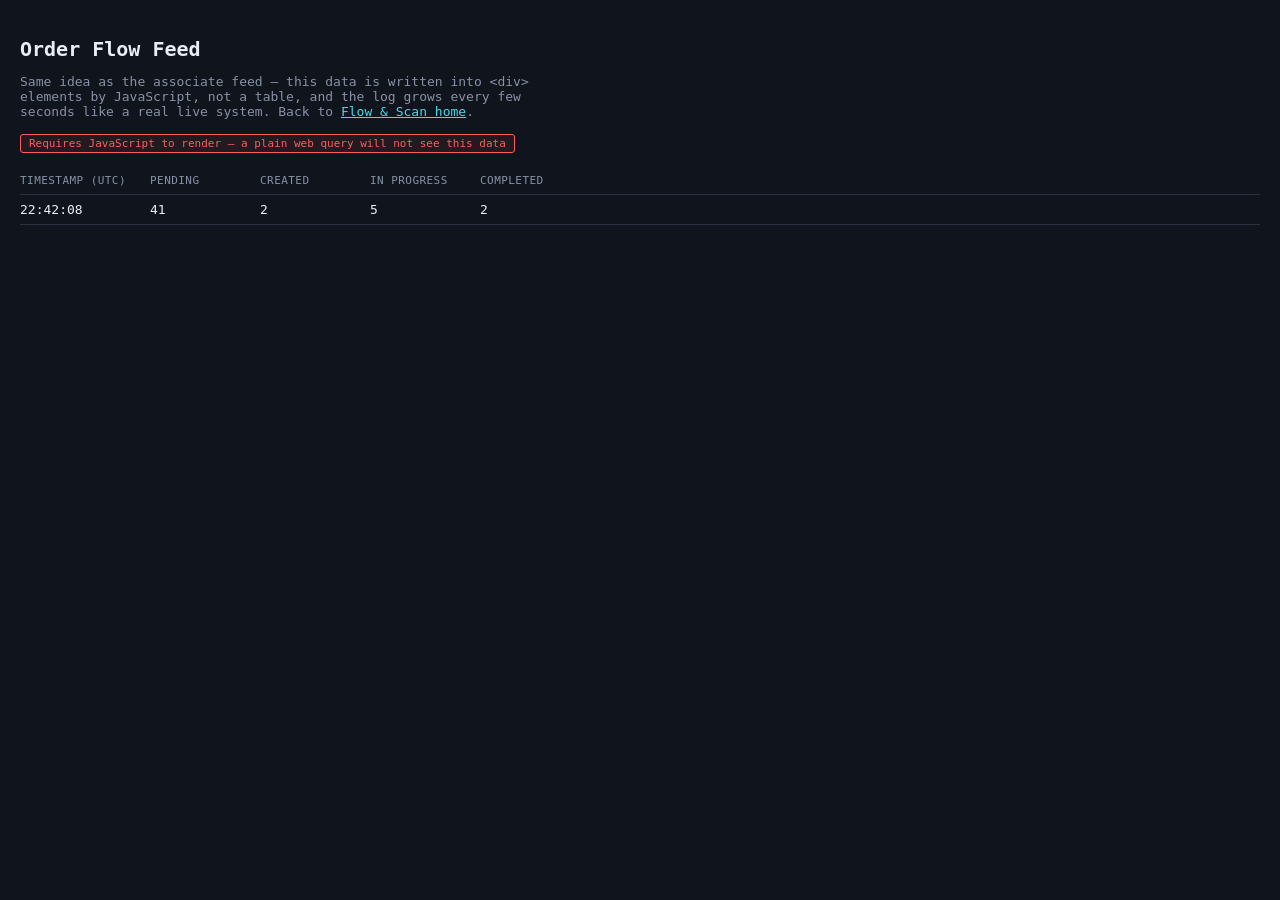
<file: data-hard/orders.html>
<!doctype html>
<html lang="en">
<head>
<meta charset="utf-8" />
<meta name="viewport" content="width=device-width, initial-scale=1" />
<title>Order Flow Feed — Hard Mode (Flow &amp; Scan)</title>
<style>
  body { font-family: 'IBM Plex Mono', ui-monospace, monospace; background:#10141c; color:#e9edf5; margin:0; padding:24px 20px 60px; }
  h1 { font-size:20px; margin-bottom:4px; }
  p.lede { color:#8891a6; font-size:13px; max-width:70ch; }
  a { color:#4fd6e8; }
  .badge { display:inline-block; font-size:11px; padding:2px 8px; border-radius:3px; border:1px solid #ff5d5d; color:#ff5d5d; background:rgba(255,93,93,0.08); margin-bottom:14px; }
  .r-7k1 { display:flex; gap:0; border-bottom:1px solid #2a3242; padding:7px 0; font-size:13px; }
  .k-a { width:130px; }
  .k-b { width:110px; }
  .k-c { width:110px; }
  .k-d { width:110px; }
  .k-e { flex:1; }
  .hdr { color:#8891a6; text-transform:uppercase; font-size:11px; letter-spacing:0.04em; }
</style>
</head>
<body>
<h1>Order Flow Feed</h1>
<p class="lede">
  Same idea as the associate feed — this data is written into
  <code>&lt;div&gt;</code> elements by JavaScript, not a table, and the log
  grows every few seconds like a real live system. Back to
  <a href="../index.html">Flow &amp; Scan home</a>.
</p>
<div class="badge">Requires JavaScript to render — a plain web query will not see this data</div>

<div id="log">
  <div class="r-7k1 hdr">
    <div class="k-a">Timestamp (UTC)</div><div class="k-b">Pending</div>
    <div class="k-c">Created</div><div class="k-d">In Progress</div><div class="k-e">Completed</div>
  </div>
</div>

<script>
  let pending = 40, created = 0, inProgress = 6, completed = 0;
  const log = document.getElementById("log");

  function tick() {
    const newOrders = Math.floor(Math.random()*5);
    created += newOrders; pending += newOrders;

    const started = Math.min(pending, Math.floor(Math.random()*4));
    pending -= started; inProgress += started;

    const finished = Math.min(inProgress, Math.floor(Math.random()*4));
    inProgress -= finished; completed += finished;

    const row = document.createElement("div");
    row.className = "r-7k1";
    row.setAttribute("data-pending", pending);
    row.setAttribute("data-created", created);
    row.setAttribute("data-in-progress", inProgress);
    row.setAttribute("data-completed", completed);
    const ts = new Date().toISOString().slice(11,19);
    row.innerHTML = `
      <div class="k-a">${ts}</div>
      <div class="k-b">${pending}</div>
      <div class="k-c">${created}</div>
      <div class="k-d">${inProgress}</div>
      <div class="k-e">${completed}</div>
    `;
    log.appendChild(row);

    // keep the feed from growing forever
    const rows = log.querySelectorAll(".r-7k1:not(.hdr)");
    if (rows.length > 25) rows[0].remove();
  }

  tick();
  setInterval(tick, 3000);
</script>
</body>
</html>
</file>
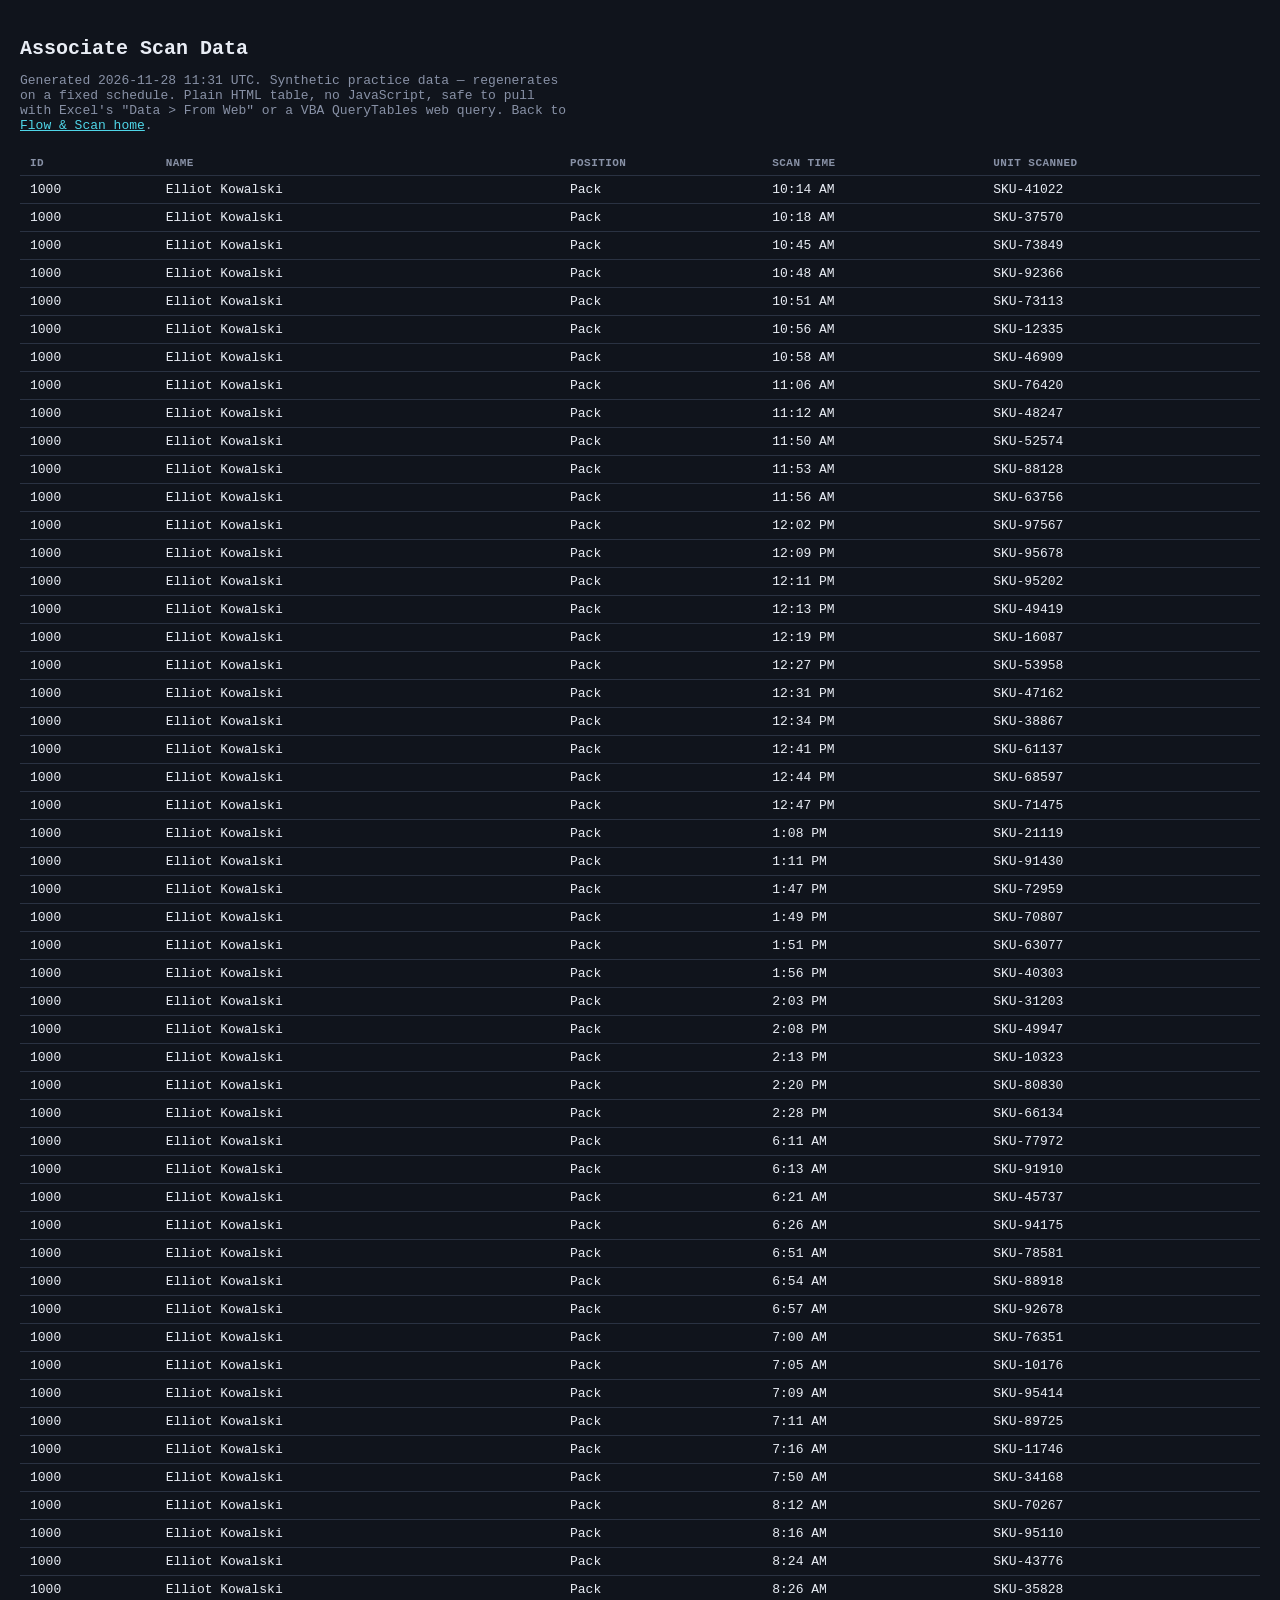
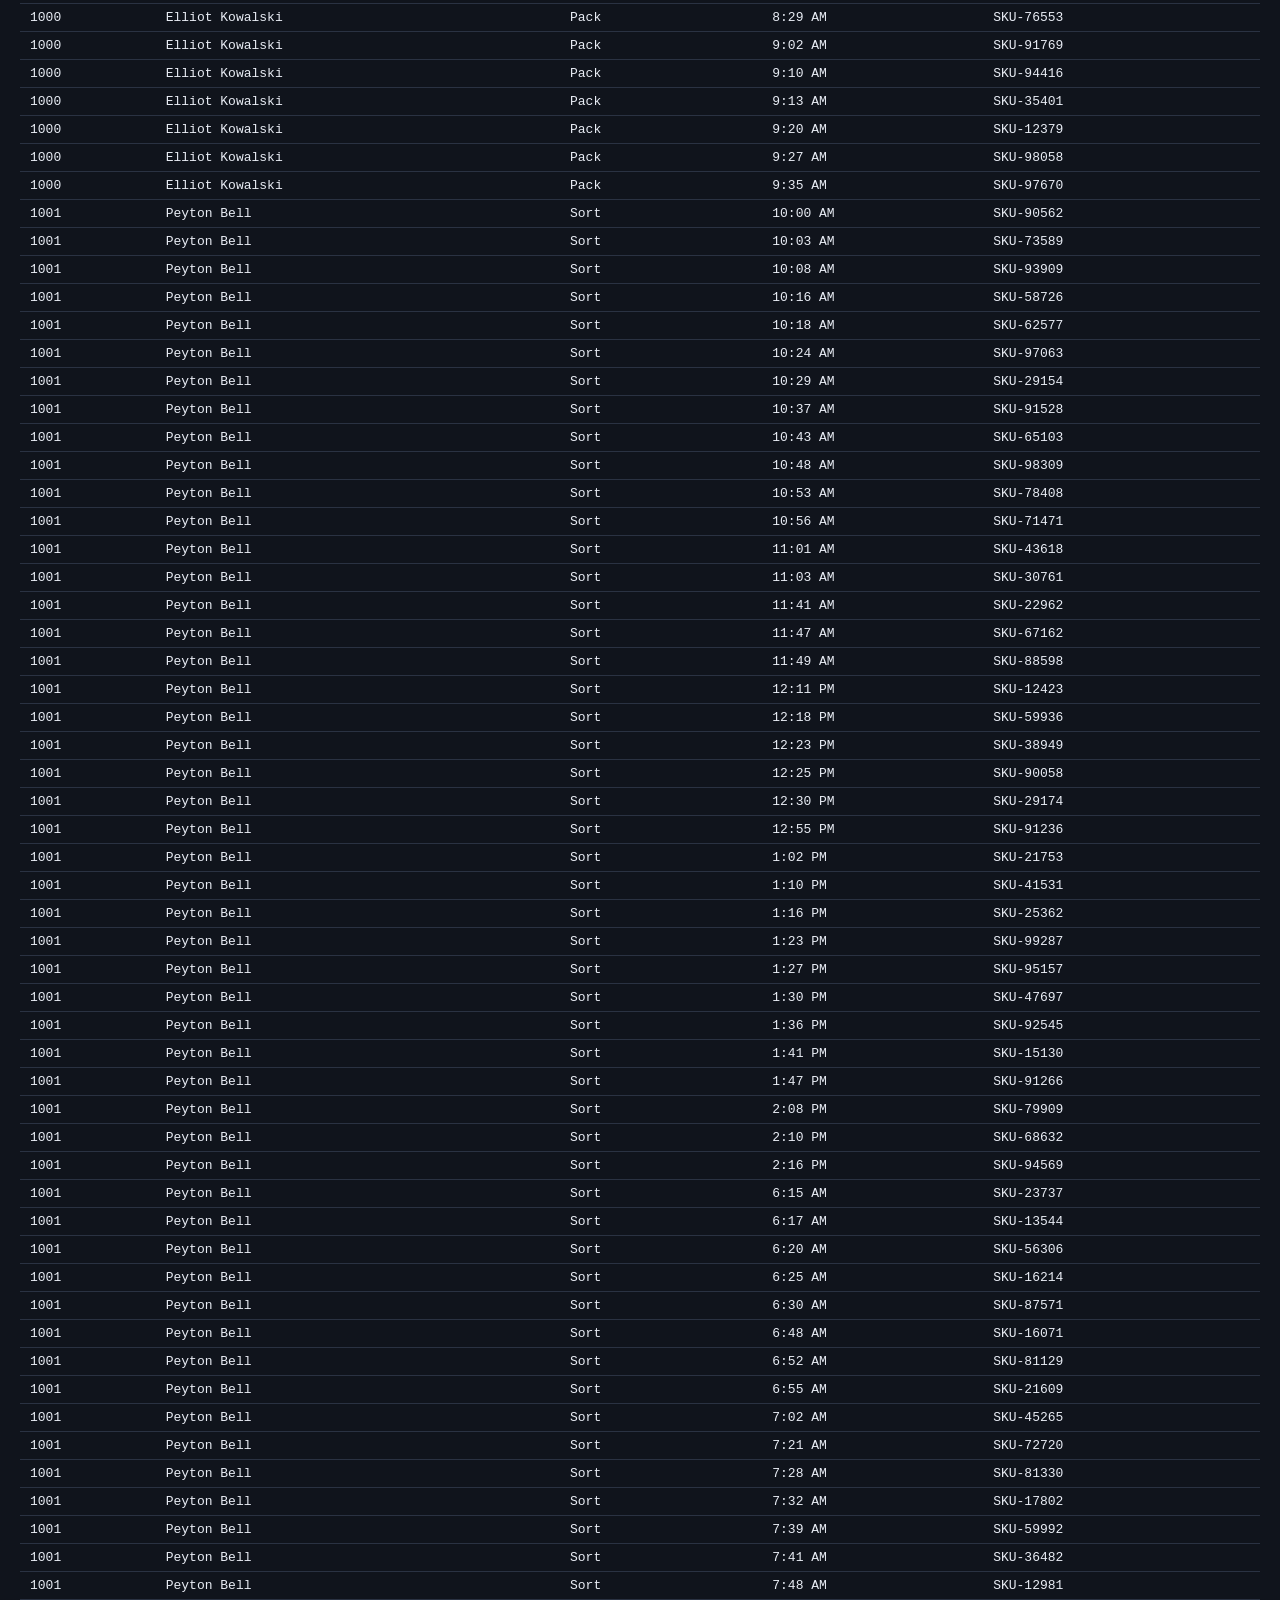
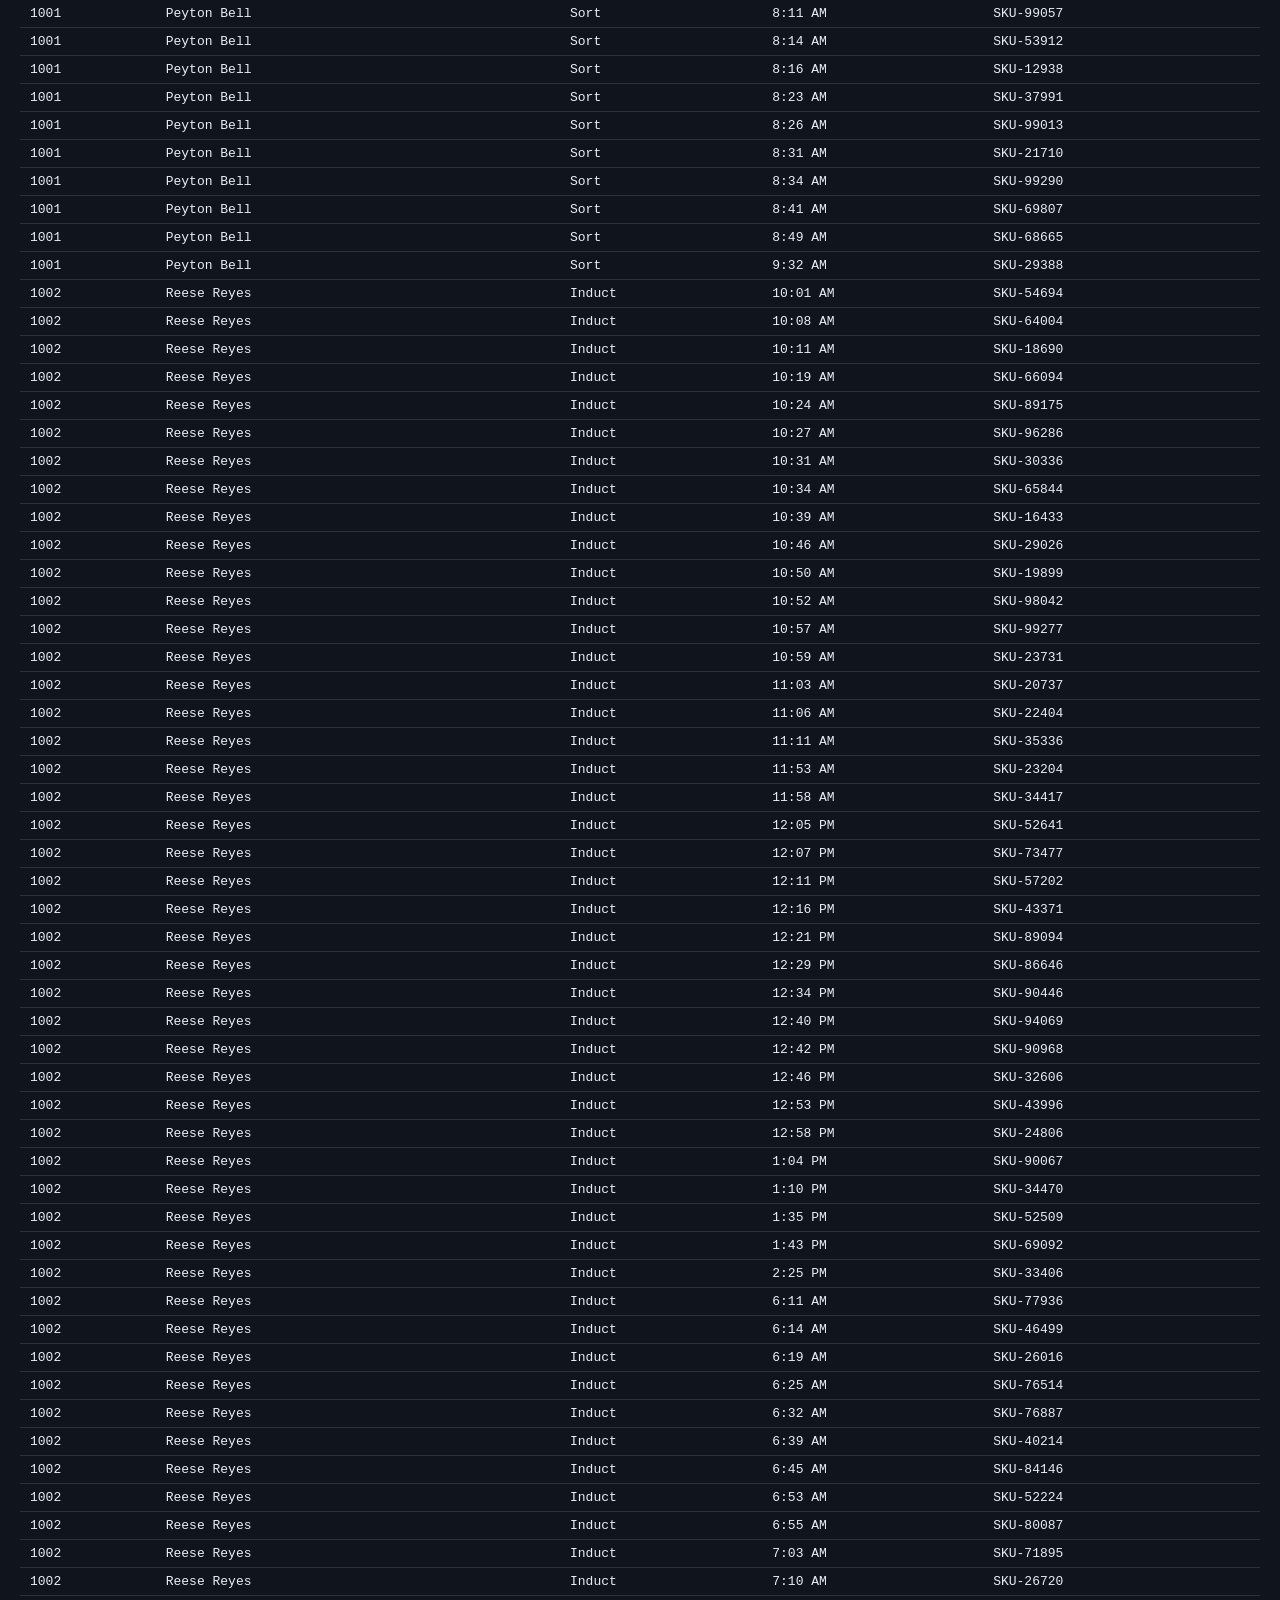
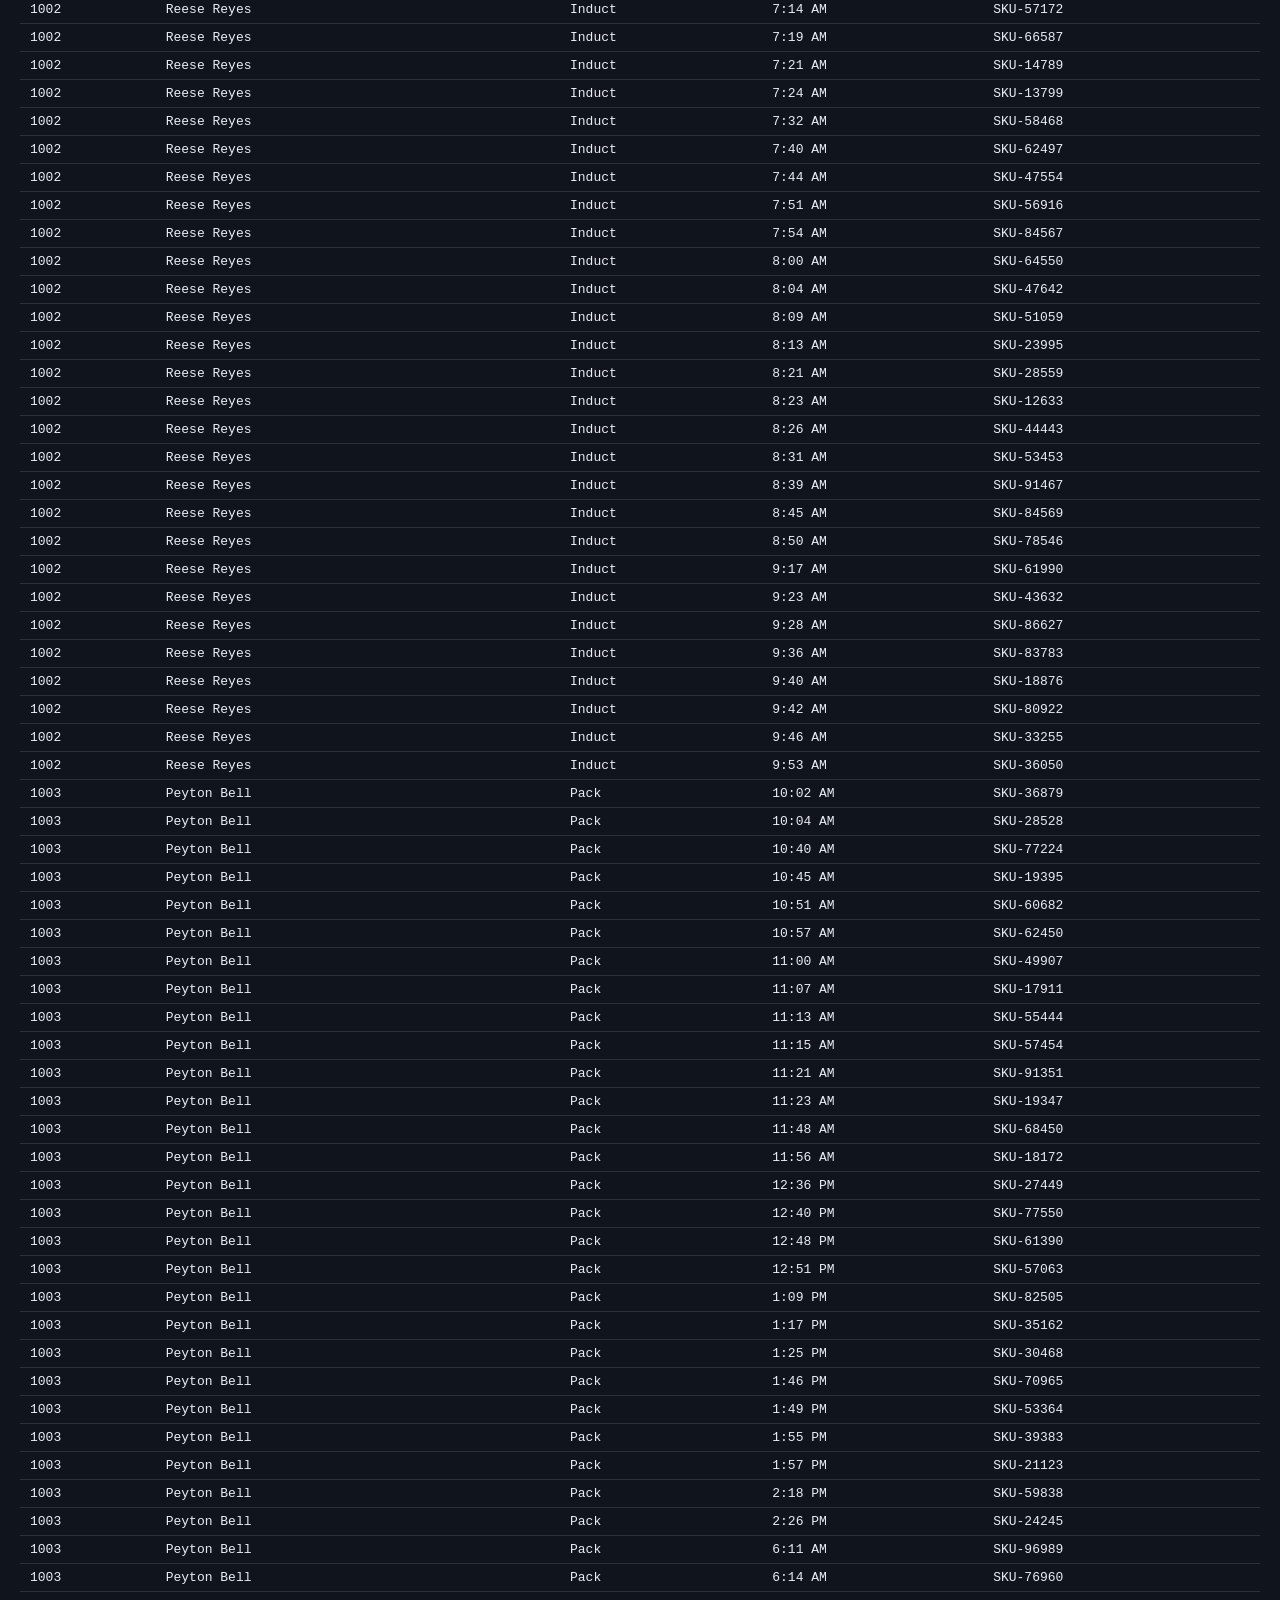
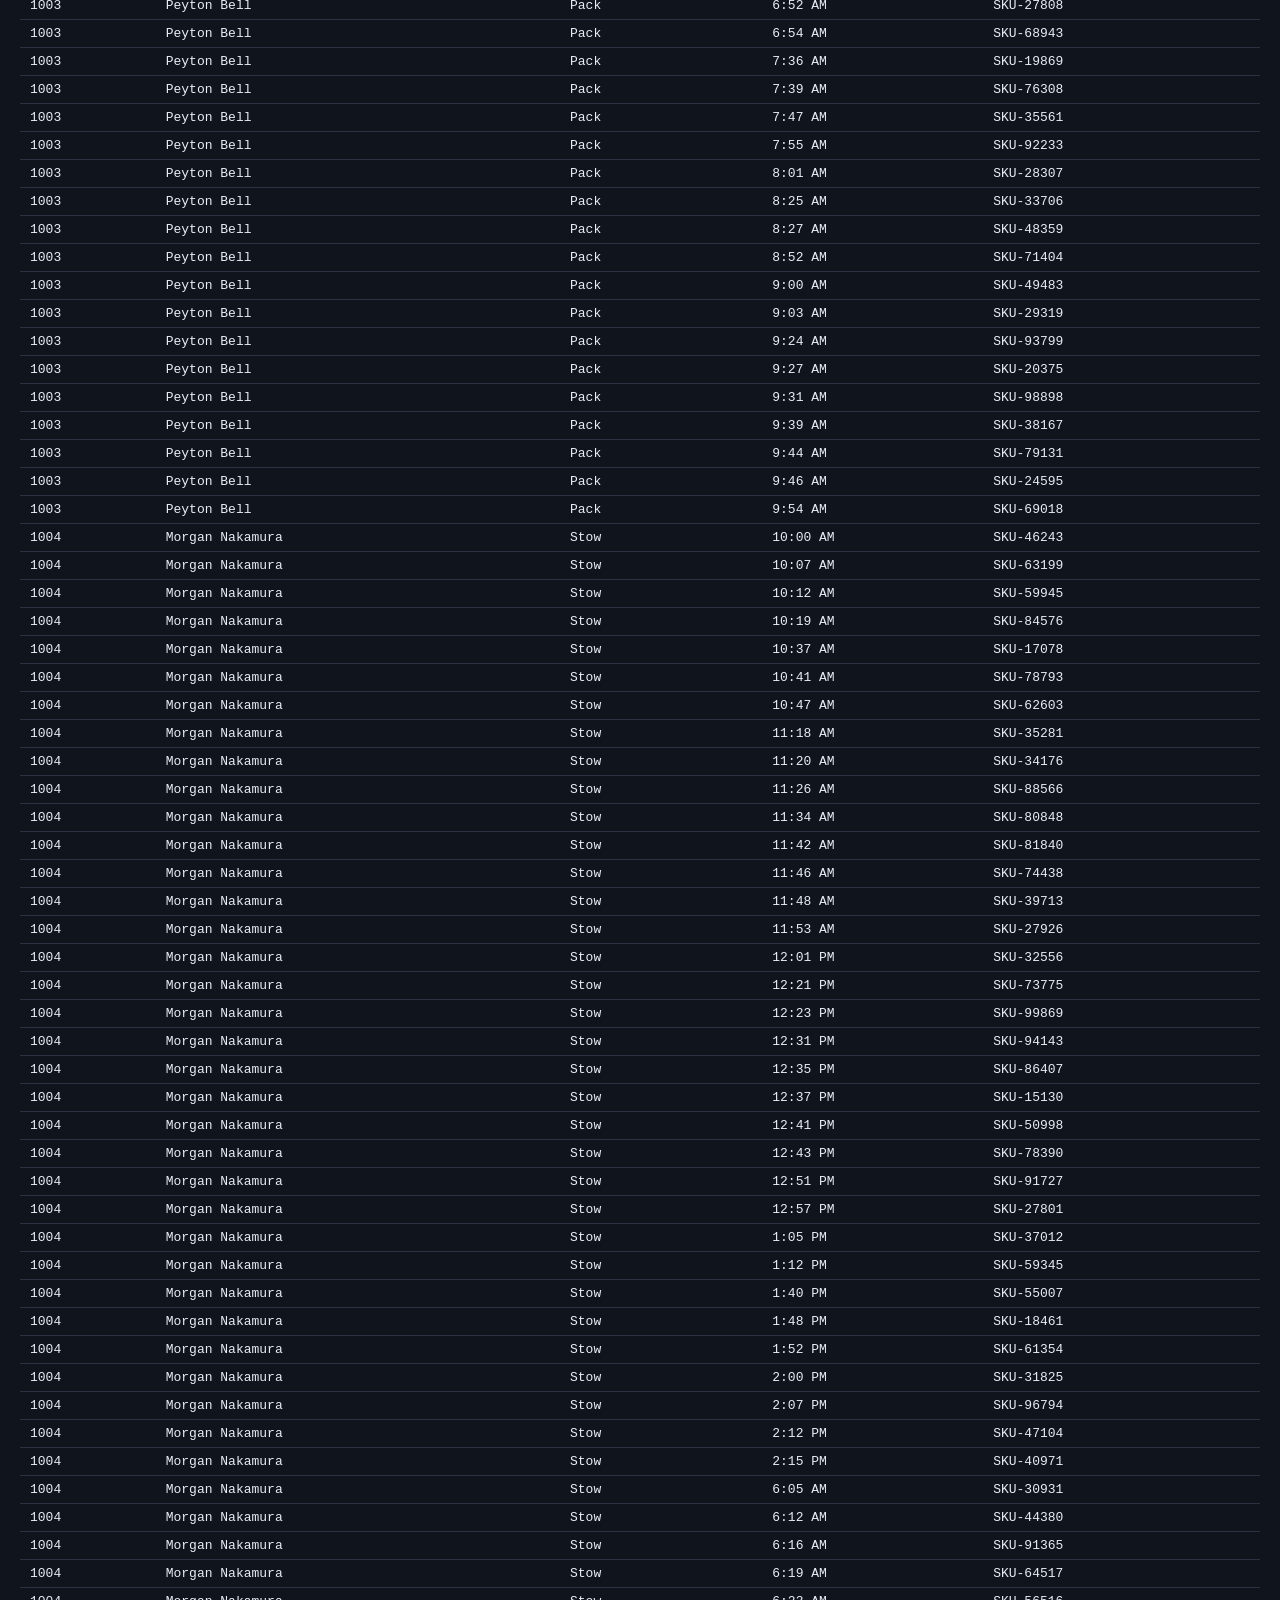
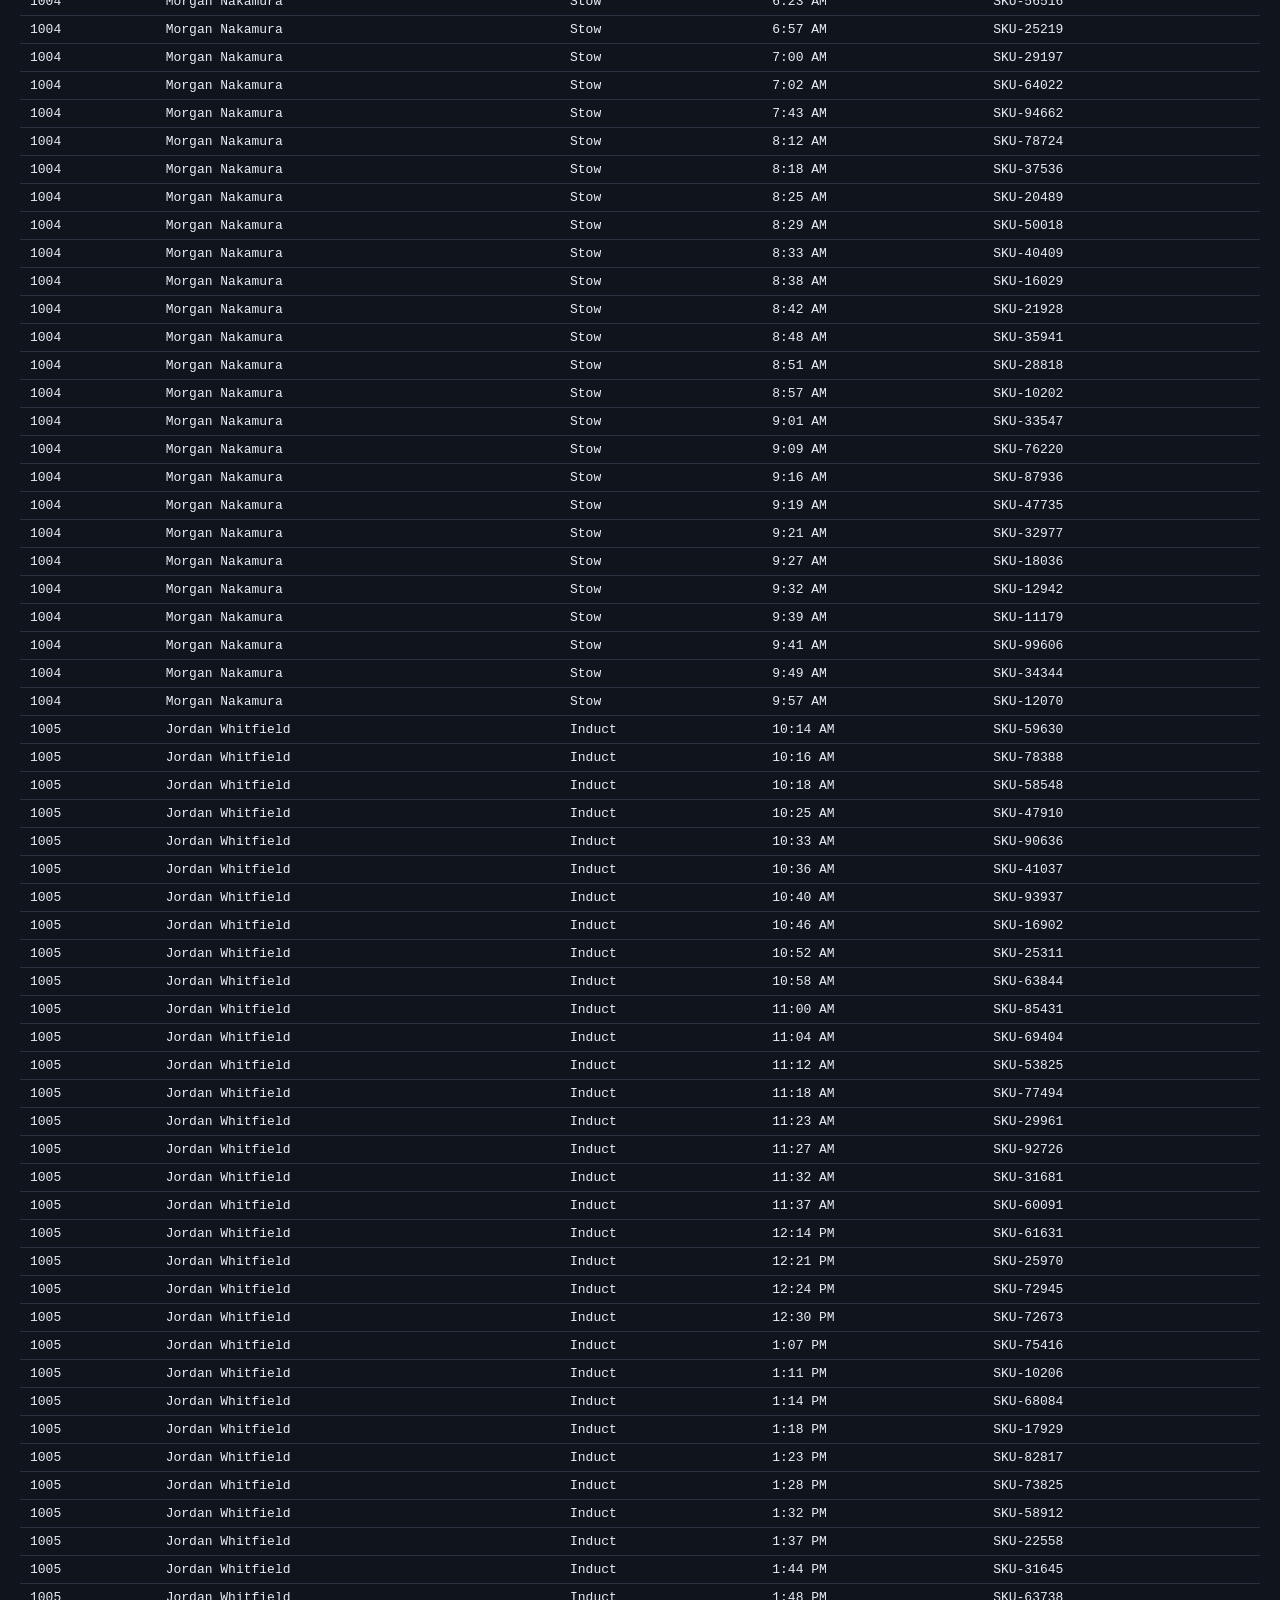
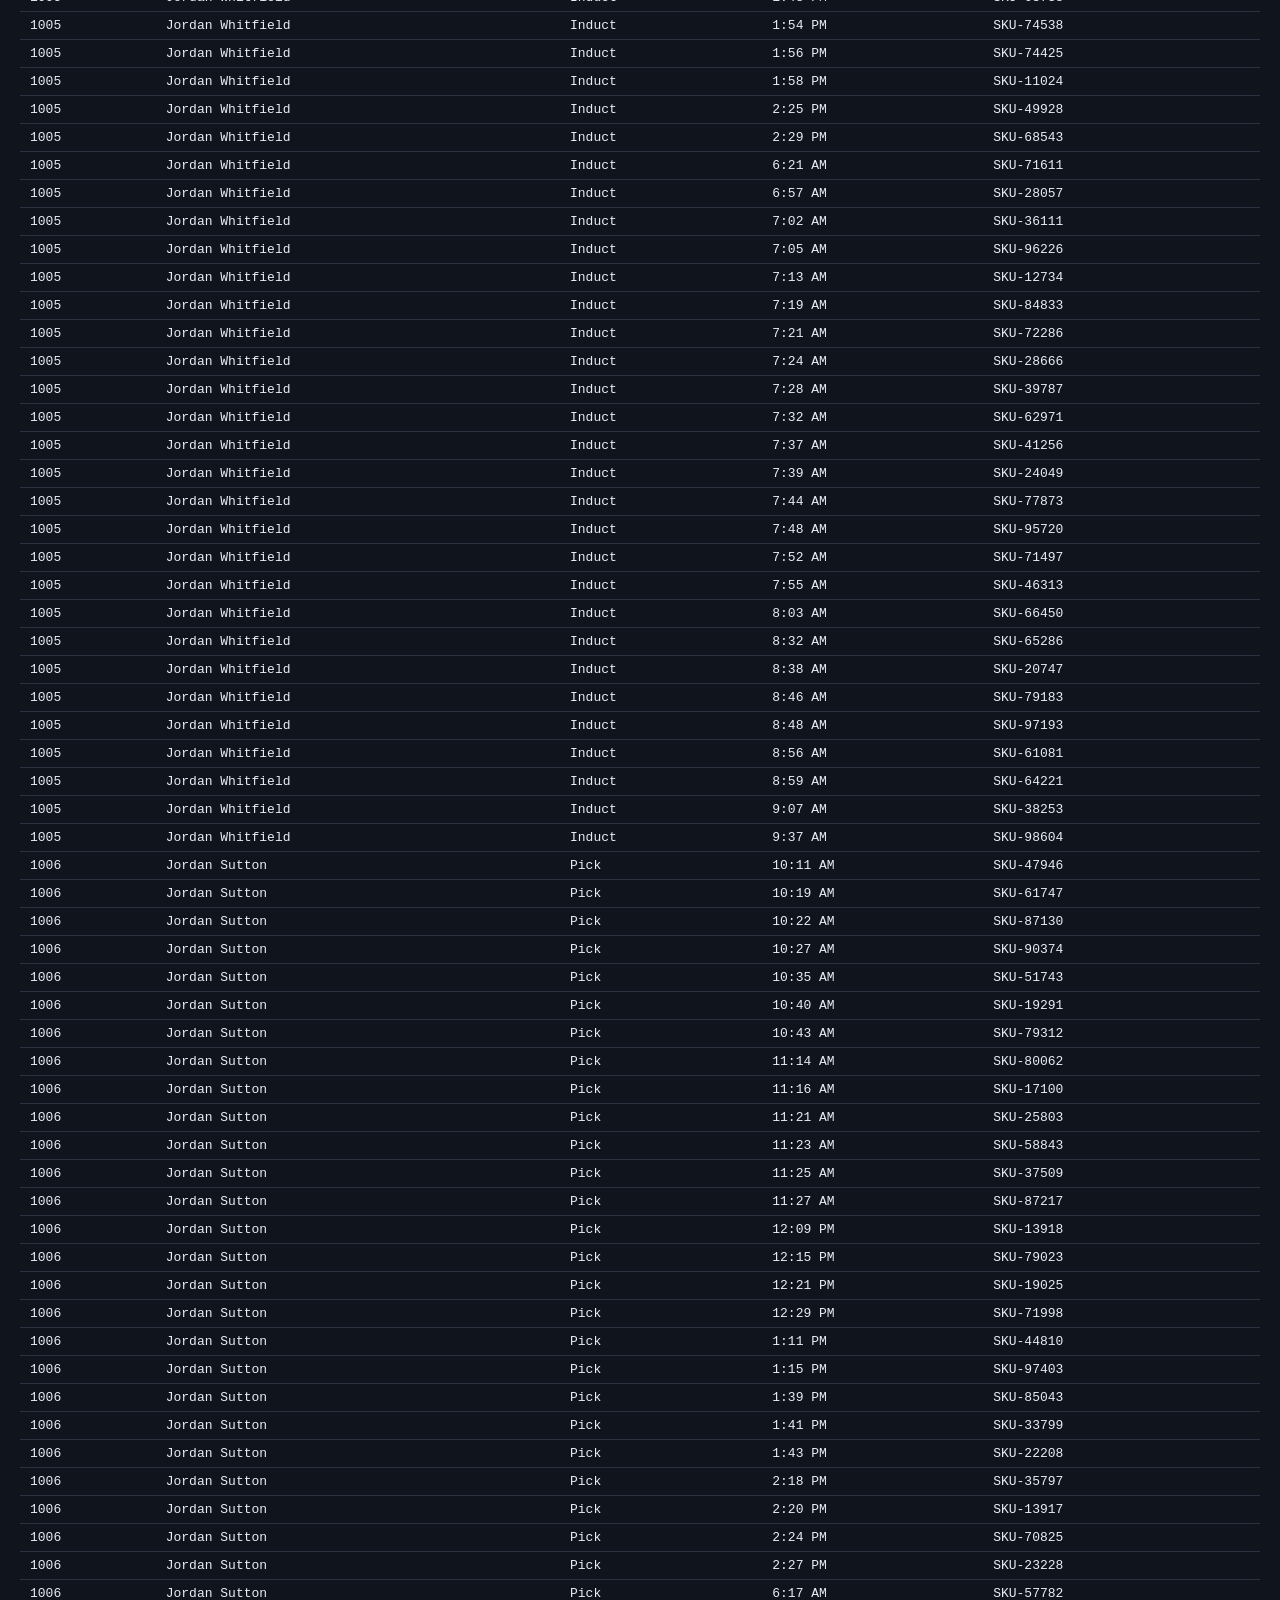
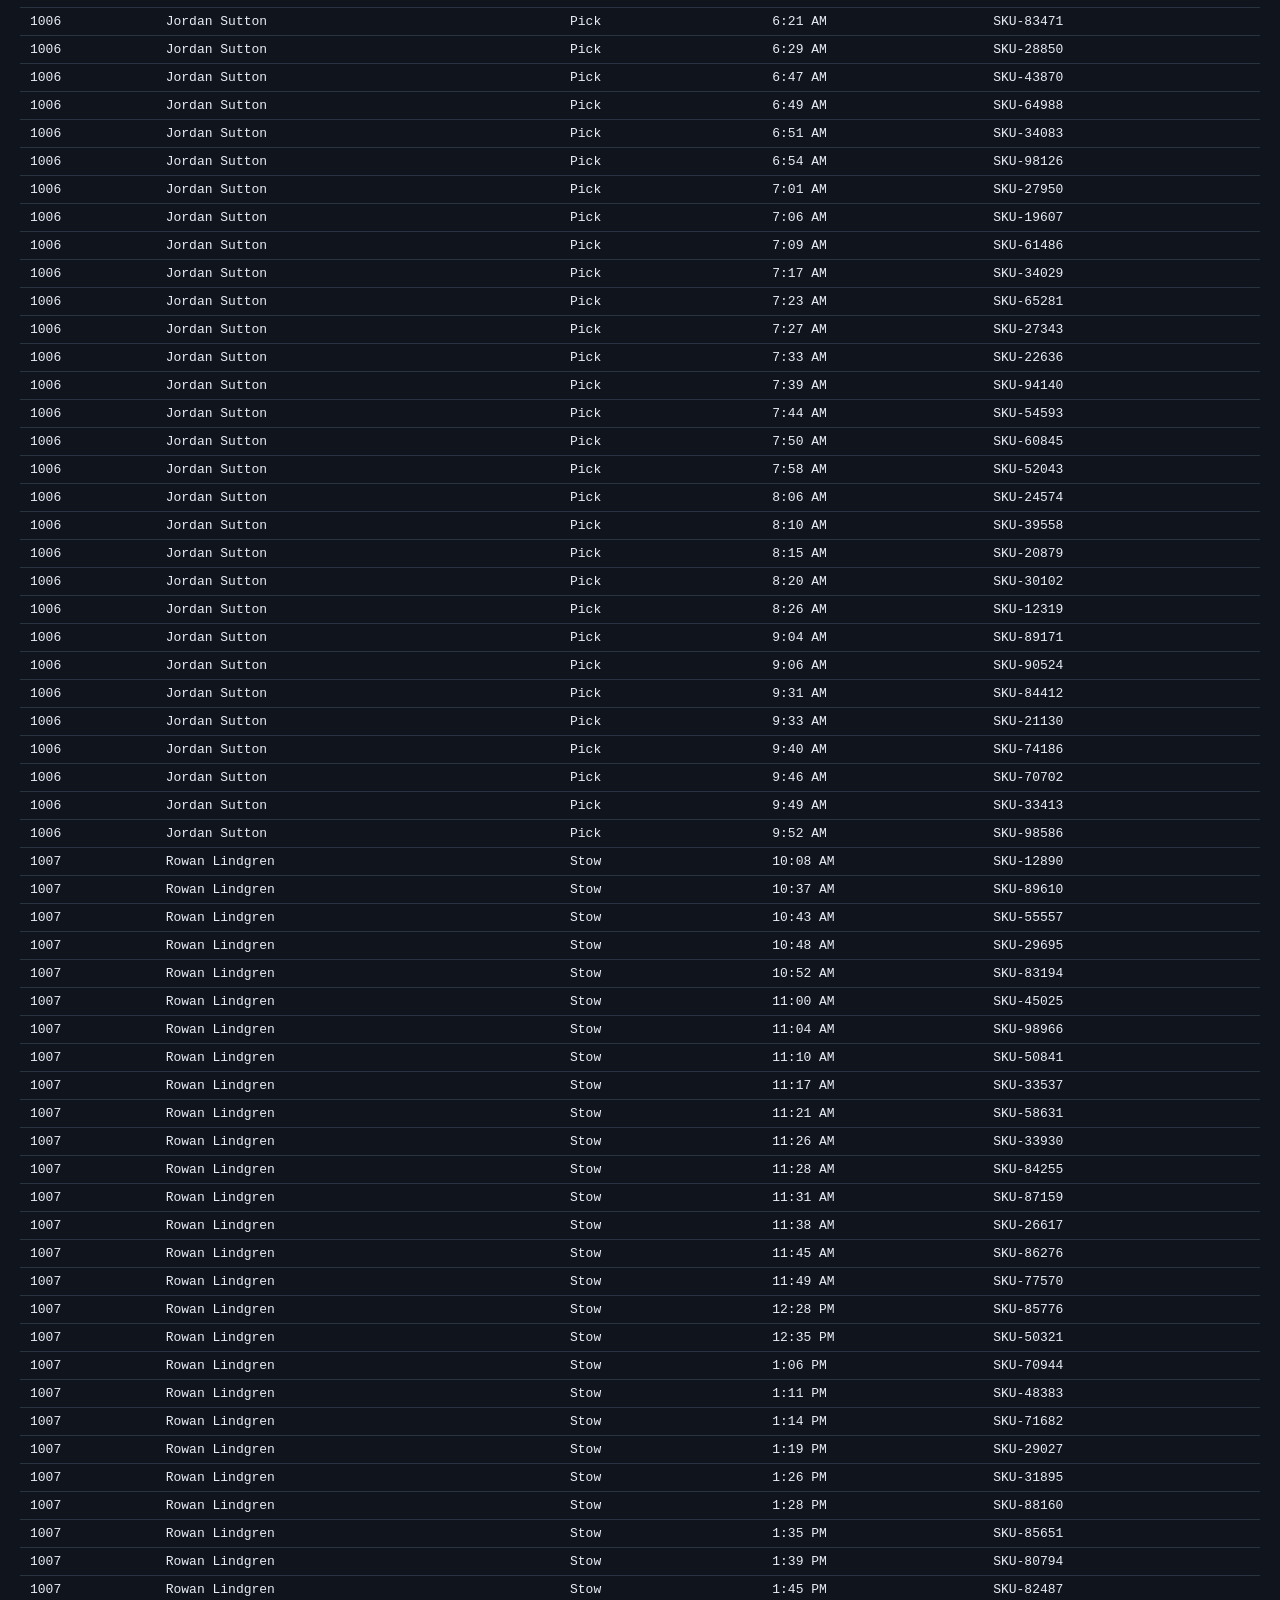
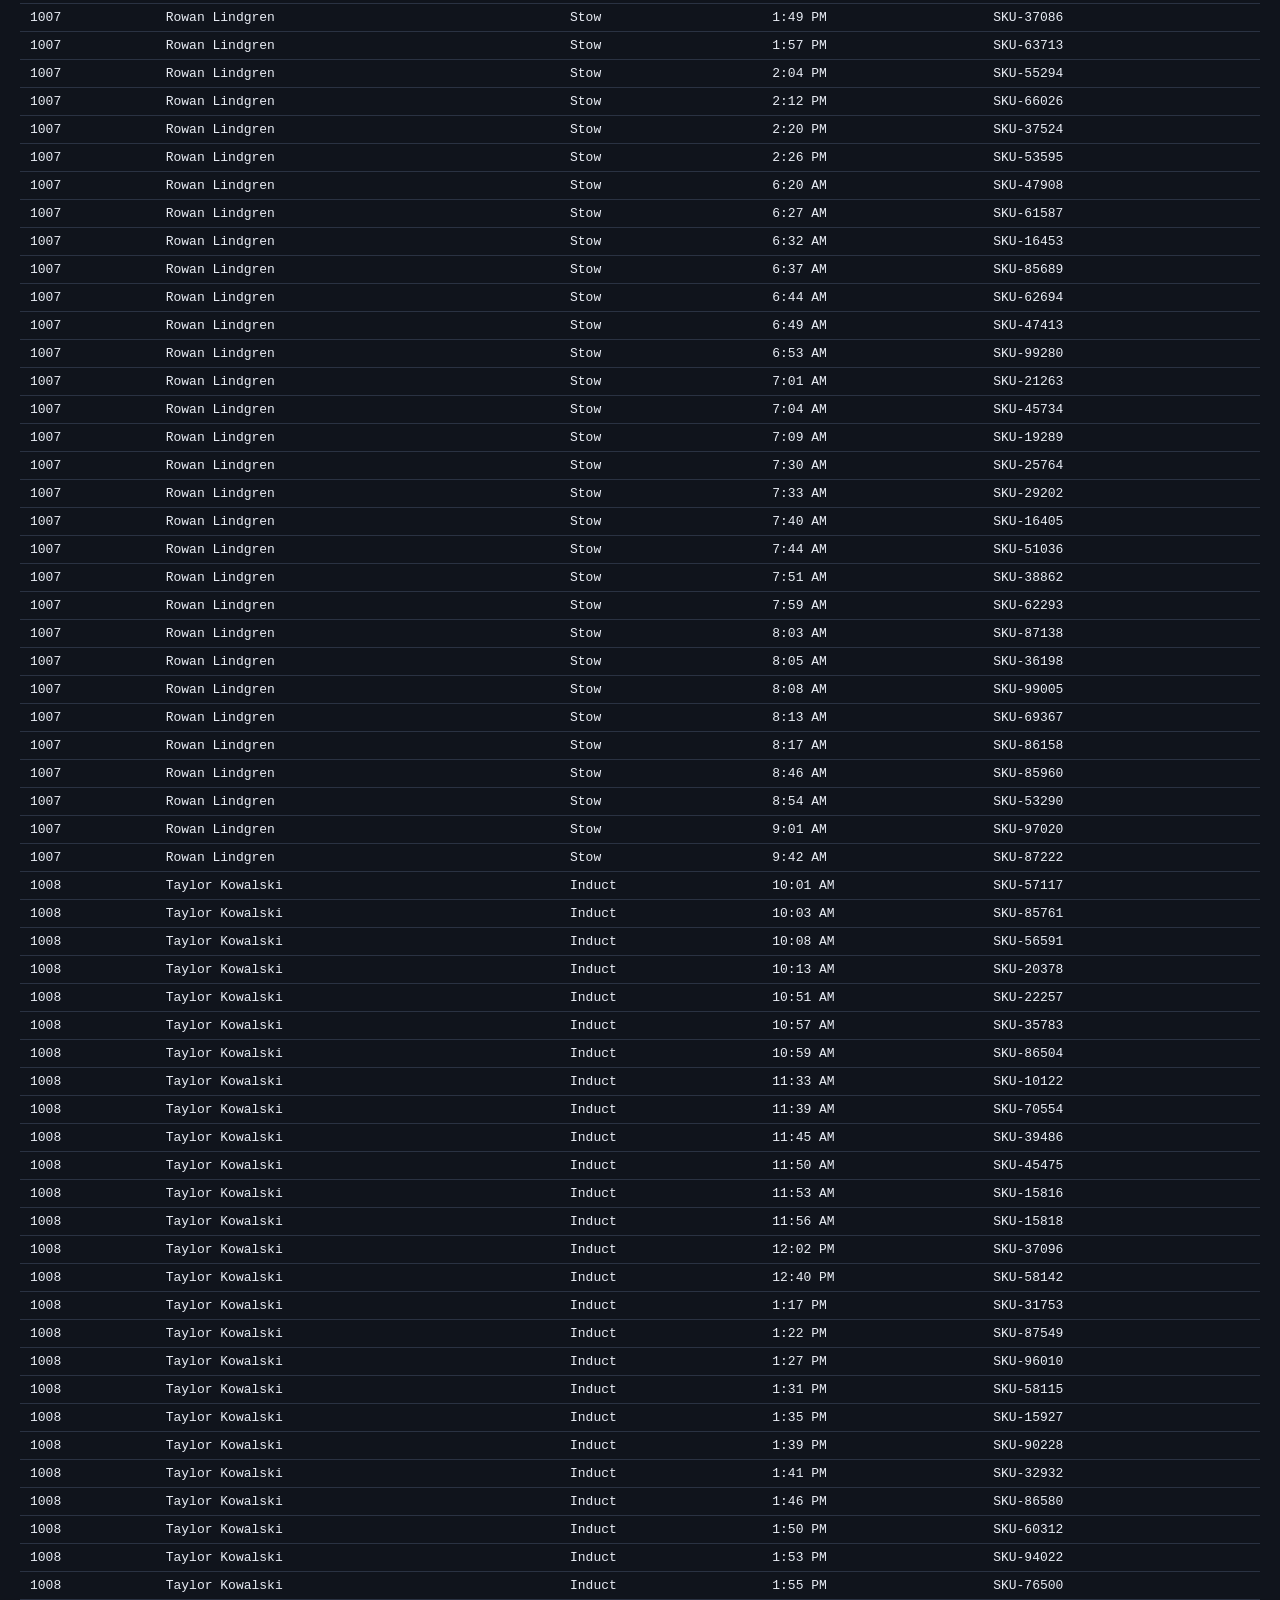
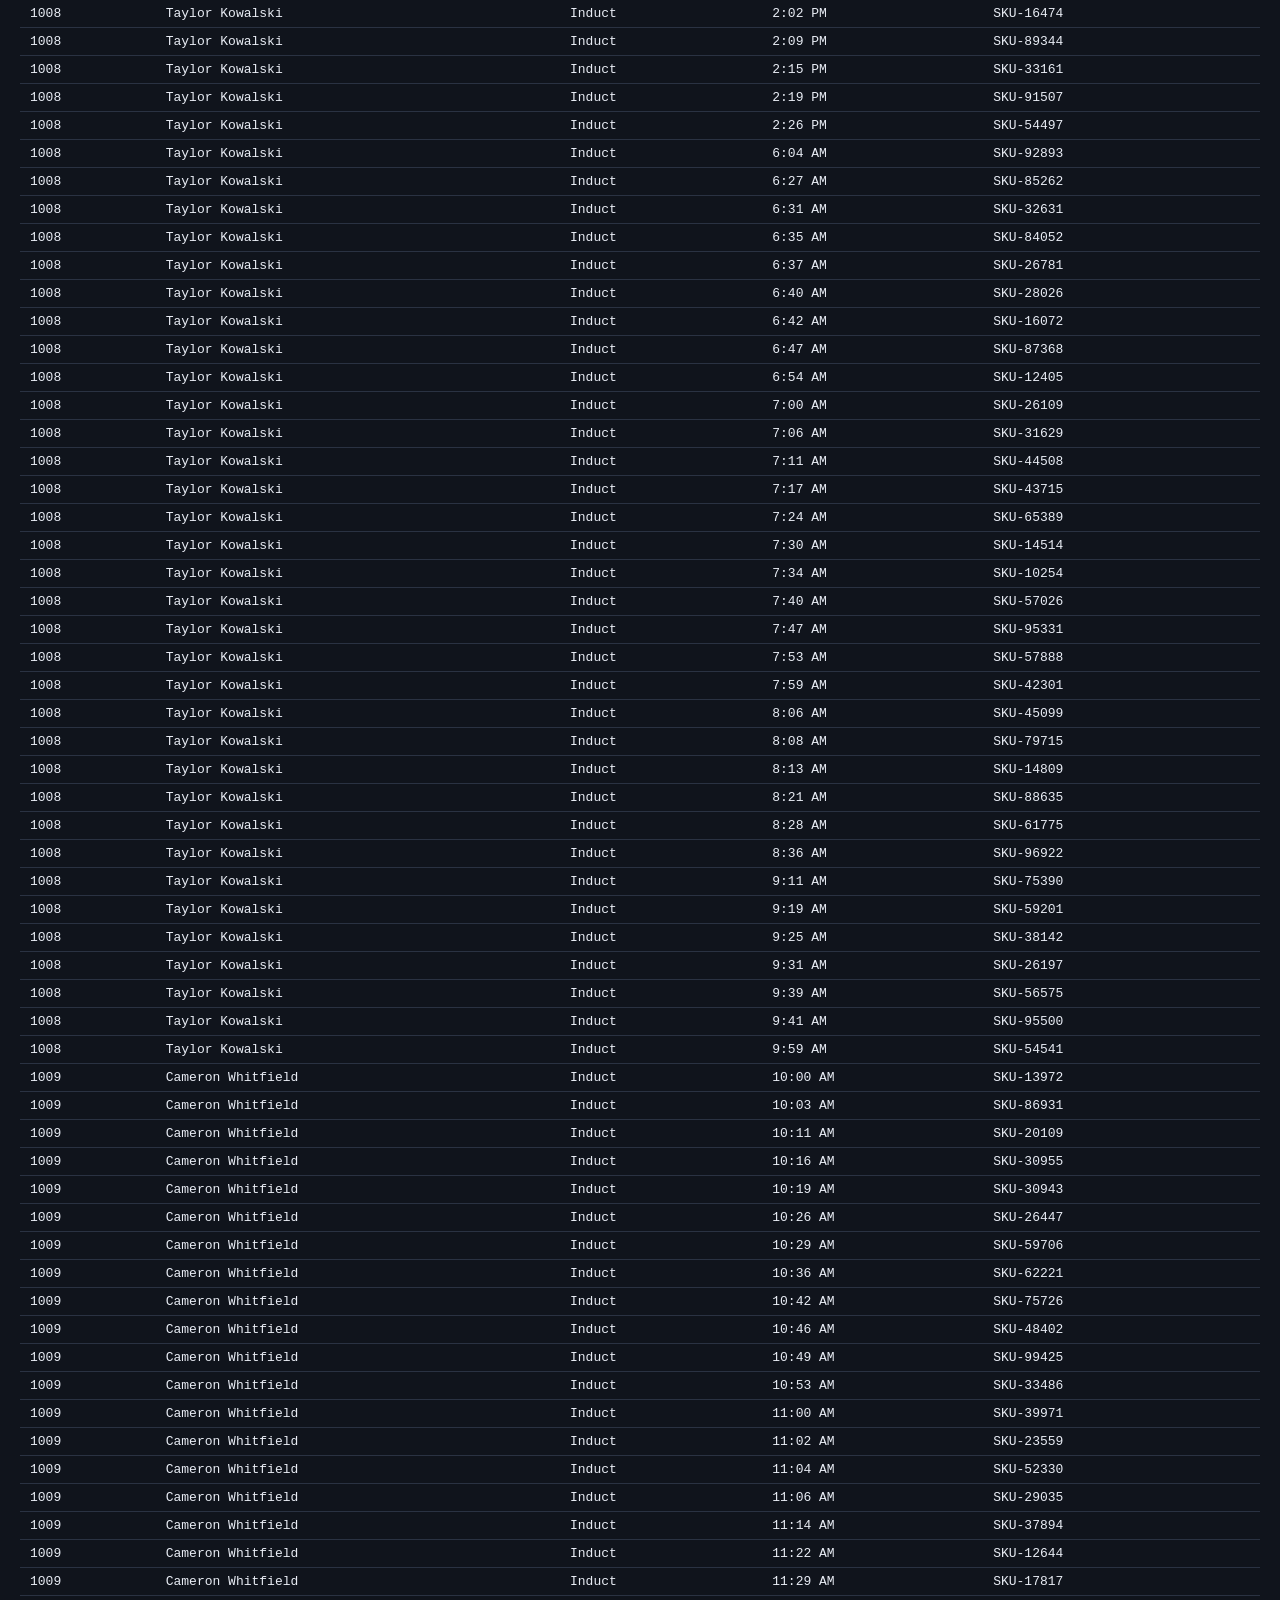
<file: data/associates.html>
<!doctype html>
<html lang="en">
<head>
<meta charset="utf-8" />
<meta name="viewport" content="width=device-width, initial-scale=1" />
<title>Associate Scan Data — Data Table (Flow &amp; Scan)</title>
<style>
  body { font-family: 'IBM Plex Mono', ui-monospace, monospace; background:#10141c; color:#e9edf5; margin:0; padding:24px 20px 60px; }
  h1 { font-size:20px; margin-bottom:4px; }
  p { color:#8891a6; font-size:13px; max-width:70ch; }
  a { color:#4fd6e8; }
  table { border-collapse: collapse; width:100%; margin-top:18px; font-size:13px; }
  th, td { text-align:left; padding:6px 10px; border-bottom:1px solid #2a3242; }
  th { color:#8891a6; text-transform:uppercase; font-size:11px; letter-spacing:0.04em; }
  td.num, th.num { text-align:right; }
</style>
</head>
<body>
<h1>Associate Scan Data</h1>
<p>Generated 2026-11-28 11:31 UTC. Synthetic practice data — regenerates on a fixed
schedule. Plain HTML table, no JavaScript, safe to pull with Excel's
"Data &gt; From Web" or a VBA QueryTables web query. Back to
<a href="../index.html">Flow &amp; Scan home</a>.</p>

<table>
<thead><tr><th>ID</th><th>Name</th><th>Position</th><th>Scan Time</th><th>Unit Scanned</th></tr></thead>
<tbody>
<tr><td>1000</td><td>Elliot Kowalski</td><td>Pack</td><td>10:14 AM</td><td>SKU-41022</td></tr>
<tr><td>1000</td><td>Elliot Kowalski</td><td>Pack</td><td>10:18 AM</td><td>SKU-37570</td></tr>
<tr><td>1000</td><td>Elliot Kowalski</td><td>Pack</td><td>10:45 AM</td><td>SKU-73849</td></tr>
<tr><td>1000</td><td>Elliot Kowalski</td><td>Pack</td><td>10:48 AM</td><td>SKU-92366</td></tr>
<tr><td>1000</td><td>Elliot Kowalski</td><td>Pack</td><td>10:51 AM</td><td>SKU-73113</td></tr>
<tr><td>1000</td><td>Elliot Kowalski</td><td>Pack</td><td>10:56 AM</td><td>SKU-12335</td></tr>
<tr><td>1000</td><td>Elliot Kowalski</td><td>Pack</td><td>10:58 AM</td><td>SKU-46909</td></tr>
<tr><td>1000</td><td>Elliot Kowalski</td><td>Pack</td><td>11:06 AM</td><td>SKU-76420</td></tr>
<tr><td>1000</td><td>Elliot Kowalski</td><td>Pack</td><td>11:12 AM</td><td>SKU-48247</td></tr>
<tr><td>1000</td><td>Elliot Kowalski</td><td>Pack</td><td>11:50 AM</td><td>SKU-52574</td></tr>
<tr><td>1000</td><td>Elliot Kowalski</td><td>Pack</td><td>11:53 AM</td><td>SKU-88128</td></tr>
<tr><td>1000</td><td>Elliot Kowalski</td><td>Pack</td><td>11:56 AM</td><td>SKU-63756</td></tr>
<tr><td>1000</td><td>Elliot Kowalski</td><td>Pack</td><td>12:02 PM</td><td>SKU-97567</td></tr>
<tr><td>1000</td><td>Elliot Kowalski</td><td>Pack</td><td>12:09 PM</td><td>SKU-95678</td></tr>
<tr><td>1000</td><td>Elliot Kowalski</td><td>Pack</td><td>12:11 PM</td><td>SKU-95202</td></tr>
<tr><td>1000</td><td>Elliot Kowalski</td><td>Pack</td><td>12:13 PM</td><td>SKU-49419</td></tr>
<tr><td>1000</td><td>Elliot Kowalski</td><td>Pack</td><td>12:19 PM</td><td>SKU-16087</td></tr>
<tr><td>1000</td><td>Elliot Kowalski</td><td>Pack</td><td>12:27 PM</td><td>SKU-53958</td></tr>
<tr><td>1000</td><td>Elliot Kowalski</td><td>Pack</td><td>12:31 PM</td><td>SKU-47162</td></tr>
<tr><td>1000</td><td>Elliot Kowalski</td><td>Pack</td><td>12:34 PM</td><td>SKU-38867</td></tr>
<tr><td>1000</td><td>Elliot Kowalski</td><td>Pack</td><td>12:41 PM</td><td>SKU-61137</td></tr>
<tr><td>1000</td><td>Elliot Kowalski</td><td>Pack</td><td>12:44 PM</td><td>SKU-68597</td></tr>
<tr><td>1000</td><td>Elliot Kowalski</td><td>Pack</td><td>12:47 PM</td><td>SKU-71475</td></tr>
<tr><td>1000</td><td>Elliot Kowalski</td><td>Pack</td><td>1:08 PM</td><td>SKU-21119</td></tr>
<tr><td>1000</td><td>Elliot Kowalski</td><td>Pack</td><td>1:11 PM</td><td>SKU-91430</td></tr>
<tr><td>1000</td><td>Elliot Kowalski</td><td>Pack</td><td>1:47 PM</td><td>SKU-72959</td></tr>
<tr><td>1000</td><td>Elliot Kowalski</td><td>Pack</td><td>1:49 PM</td><td>SKU-70807</td></tr>
<tr><td>1000</td><td>Elliot Kowalski</td><td>Pack</td><td>1:51 PM</td><td>SKU-63077</td></tr>
<tr><td>1000</td><td>Elliot Kowalski</td><td>Pack</td><td>1:56 PM</td><td>SKU-40303</td></tr>
<tr><td>1000</td><td>Elliot Kowalski</td><td>Pack</td><td>2:03 PM</td><td>SKU-31203</td></tr>
<tr><td>1000</td><td>Elliot Kowalski</td><td>Pack</td><td>2:08 PM</td><td>SKU-49947</td></tr>
<tr><td>1000</td><td>Elliot Kowalski</td><td>Pack</td><td>2:13 PM</td><td>SKU-10323</td></tr>
<tr><td>1000</td><td>Elliot Kowalski</td><td>Pack</td><td>2:20 PM</td><td>SKU-80830</td></tr>
<tr><td>1000</td><td>Elliot Kowalski</td><td>Pack</td><td>2:28 PM</td><td>SKU-66134</td></tr>
<tr><td>1000</td><td>Elliot Kowalski</td><td>Pack</td><td>6:11 AM</td><td>SKU-77972</td></tr>
<tr><td>1000</td><td>Elliot Kowalski</td><td>Pack</td><td>6:13 AM</td><td>SKU-91910</td></tr>
<tr><td>1000</td><td>Elliot Kowalski</td><td>Pack</td><td>6:21 AM</td><td>SKU-45737</td></tr>
<tr><td>1000</td><td>Elliot Kowalski</td><td>Pack</td><td>6:26 AM</td><td>SKU-94175</td></tr>
<tr><td>1000</td><td>Elliot Kowalski</td><td>Pack</td><td>6:51 AM</td><td>SKU-78581</td></tr>
<tr><td>1000</td><td>Elliot Kowalski</td><td>Pack</td><td>6:54 AM</td><td>SKU-88918</td></tr>
<tr><td>1000</td><td>Elliot Kowalski</td><td>Pack</td><td>6:57 AM</td><td>SKU-92678</td></tr>
<tr><td>1000</td><td>Elliot Kowalski</td><td>Pack</td><td>7:00 AM</td><td>SKU-76351</td></tr>
<tr><td>1000</td><td>Elliot Kowalski</td><td>Pack</td><td>7:05 AM</td><td>SKU-10176</td></tr>
<tr><td>1000</td><td>Elliot Kowalski</td><td>Pack</td><td>7:09 AM</td><td>SKU-95414</td></tr>
<tr><td>1000</td><td>Elliot Kowalski</td><td>Pack</td><td>7:11 AM</td><td>SKU-89725</td></tr>
<tr><td>1000</td><td>Elliot Kowalski</td><td>Pack</td><td>7:16 AM</td><td>SKU-11746</td></tr>
<tr><td>1000</td><td>Elliot Kowalski</td><td>Pack</td><td>7:50 AM</td><td>SKU-34168</td></tr>
<tr><td>1000</td><td>Elliot Kowalski</td><td>Pack</td><td>8:12 AM</td><td>SKU-70267</td></tr>
<tr><td>1000</td><td>Elliot Kowalski</td><td>Pack</td><td>8:16 AM</td><td>SKU-95110</td></tr>
<tr><td>1000</td><td>Elliot Kowalski</td><td>Pack</td><td>8:24 AM</td><td>SKU-43776</td></tr>
<tr><td>1000</td><td>Elliot Kowalski</td><td>Pack</td><td>8:26 AM</td><td>SKU-35828</td></tr>
<tr><td>1000</td><td>Elliot Kowalski</td><td>Pack</td><td>8:29 AM</td><td>SKU-76553</td></tr>
<tr><td>1000</td><td>Elliot Kowalski</td><td>Pack</td><td>9:02 AM</td><td>SKU-91769</td></tr>
<tr><td>1000</td><td>Elliot Kowalski</td><td>Pack</td><td>9:10 AM</td><td>SKU-94416</td></tr>
<tr><td>1000</td><td>Elliot Kowalski</td><td>Pack</td><td>9:13 AM</td><td>SKU-35401</td></tr>
<tr><td>1000</td><td>Elliot Kowalski</td><td>Pack</td><td>9:20 AM</td><td>SKU-12379</td></tr>
<tr><td>1000</td><td>Elliot Kowalski</td><td>Pack</td><td>9:27 AM</td><td>SKU-98058</td></tr>
<tr><td>1000</td><td>Elliot Kowalski</td><td>Pack</td><td>9:35 AM</td><td>SKU-97670</td></tr>
<tr><td>1001</td><td>Peyton Bell</td><td>Sort</td><td>10:00 AM</td><td>SKU-90562</td></tr>
<tr><td>1001</td><td>Peyton Bell</td><td>Sort</td><td>10:03 AM</td><td>SKU-73589</td></tr>
<tr><td>1001</td><td>Peyton Bell</td><td>Sort</td><td>10:08 AM</td><td>SKU-93909</td></tr>
<tr><td>1001</td><td>Peyton Bell</td><td>Sort</td><td>10:16 AM</td><td>SKU-58726</td></tr>
<tr><td>1001</td><td>Peyton Bell</td><td>Sort</td><td>10:18 AM</td><td>SKU-62577</td></tr>
<tr><td>1001</td><td>Peyton Bell</td><td>Sort</td><td>10:24 AM</td><td>SKU-97063</td></tr>
<tr><td>1001</td><td>Peyton Bell</td><td>Sort</td><td>10:29 AM</td><td>SKU-29154</td></tr>
<tr><td>1001</td><td>Peyton Bell</td><td>Sort</td><td>10:37 AM</td><td>SKU-91528</td></tr>
<tr><td>1001</td><td>Peyton Bell</td><td>Sort</td><td>10:43 AM</td><td>SKU-65103</td></tr>
<tr><td>1001</td><td>Peyton Bell</td><td>Sort</td><td>10:48 AM</td><td>SKU-98309</td></tr>
<tr><td>1001</td><td>Peyton Bell</td><td>Sort</td><td>10:53 AM</td><td>SKU-78408</td></tr>
<tr><td>1001</td><td>Peyton Bell</td><td>Sort</td><td>10:56 AM</td><td>SKU-71471</td></tr>
<tr><td>1001</td><td>Peyton Bell</td><td>Sort</td><td>11:01 AM</td><td>SKU-43618</td></tr>
<tr><td>1001</td><td>Peyton Bell</td><td>Sort</td><td>11:03 AM</td><td>SKU-30761</td></tr>
<tr><td>1001</td><td>Peyton Bell</td><td>Sort</td><td>11:41 AM</td><td>SKU-22962</td></tr>
<tr><td>1001</td><td>Peyton Bell</td><td>Sort</td><td>11:47 AM</td><td>SKU-67162</td></tr>
<tr><td>1001</td><td>Peyton Bell</td><td>Sort</td><td>11:49 AM</td><td>SKU-88598</td></tr>
<tr><td>1001</td><td>Peyton Bell</td><td>Sort</td><td>12:11 PM</td><td>SKU-12423</td></tr>
<tr><td>1001</td><td>Peyton Bell</td><td>Sort</td><td>12:18 PM</td><td>SKU-59936</td></tr>
<tr><td>1001</td><td>Peyton Bell</td><td>Sort</td><td>12:23 PM</td><td>SKU-38949</td></tr>
<tr><td>1001</td><td>Peyton Bell</td><td>Sort</td><td>12:25 PM</td><td>SKU-90058</td></tr>
<tr><td>1001</td><td>Peyton Bell</td><td>Sort</td><td>12:30 PM</td><td>SKU-29174</td></tr>
<tr><td>1001</td><td>Peyton Bell</td><td>Sort</td><td>12:55 PM</td><td>SKU-91236</td></tr>
<tr><td>1001</td><td>Peyton Bell</td><td>Sort</td><td>1:02 PM</td><td>SKU-21753</td></tr>
<tr><td>1001</td><td>Peyton Bell</td><td>Sort</td><td>1:10 PM</td><td>SKU-41531</td></tr>
<tr><td>1001</td><td>Peyton Bell</td><td>Sort</td><td>1:16 PM</td><td>SKU-25362</td></tr>
<tr><td>1001</td><td>Peyton Bell</td><td>Sort</td><td>1:23 PM</td><td>SKU-99287</td></tr>
<tr><td>1001</td><td>Peyton Bell</td><td>Sort</td><td>1:27 PM</td><td>SKU-95157</td></tr>
<tr><td>1001</td><td>Peyton Bell</td><td>Sort</td><td>1:30 PM</td><td>SKU-47697</td></tr>
<tr><td>1001</td><td>Peyton Bell</td><td>Sort</td><td>1:36 PM</td><td>SKU-92545</td></tr>
<tr><td>1001</td><td>Peyton Bell</td><td>Sort</td><td>1:41 PM</td><td>SKU-15130</td></tr>
<tr><td>1001</td><td>Peyton Bell</td><td>Sort</td><td>1:47 PM</td><td>SKU-91266</td></tr>
<tr><td>1001</td><td>Peyton Bell</td><td>Sort</td><td>2:08 PM</td><td>SKU-79909</td></tr>
<tr><td>1001</td><td>Peyton Bell</td><td>Sort</td><td>2:10 PM</td><td>SKU-68632</td></tr>
<tr><td>1001</td><td>Peyton Bell</td><td>Sort</td><td>2:16 PM</td><td>SKU-94569</td></tr>
<tr><td>1001</td><td>Peyton Bell</td><td>Sort</td><td>6:15 AM</td><td>SKU-23737</td></tr>
<tr><td>1001</td><td>Peyton Bell</td><td>Sort</td><td>6:17 AM</td><td>SKU-13544</td></tr>
<tr><td>1001</td><td>Peyton Bell</td><td>Sort</td><td>6:20 AM</td><td>SKU-56306</td></tr>
<tr><td>1001</td><td>Peyton Bell</td><td>Sort</td><td>6:25 AM</td><td>SKU-16214</td></tr>
<tr><td>1001</td><td>Peyton Bell</td><td>Sort</td><td>6:30 AM</td><td>SKU-87571</td></tr>
<tr><td>1001</td><td>Peyton Bell</td><td>Sort</td><td>6:48 AM</td><td>SKU-16071</td></tr>
<tr><td>1001</td><td>Peyton Bell</td><td>Sort</td><td>6:52 AM</td><td>SKU-81129</td></tr>
<tr><td>1001</td><td>Peyton Bell</td><td>Sort</td><td>6:55 AM</td><td>SKU-21609</td></tr>
<tr><td>1001</td><td>Peyton Bell</td><td>Sort</td><td>7:02 AM</td><td>SKU-45265</td></tr>
<tr><td>1001</td><td>Peyton Bell</td><td>Sort</td><td>7:21 AM</td><td>SKU-72720</td></tr>
<tr><td>1001</td><td>Peyton Bell</td><td>Sort</td><td>7:28 AM</td><td>SKU-81330</td></tr>
<tr><td>1001</td><td>Peyton Bell</td><td>Sort</td><td>7:32 AM</td><td>SKU-17802</td></tr>
<tr><td>1001</td><td>Peyton Bell</td><td>Sort</td><td>7:39 AM</td><td>SKU-59992</td></tr>
<tr><td>1001</td><td>Peyton Bell</td><td>Sort</td><td>7:41 AM</td><td>SKU-36482</td></tr>
<tr><td>1001</td><td>Peyton Bell</td><td>Sort</td><td>7:48 AM</td><td>SKU-12981</td></tr>
<tr><td>1001</td><td>Peyton Bell</td><td>Sort</td><td>8:11 AM</td><td>SKU-99057</td></tr>
<tr><td>1001</td><td>Peyton Bell</td><td>Sort</td><td>8:14 AM</td><td>SKU-53912</td></tr>
<tr><td>1001</td><td>Peyton Bell</td><td>Sort</td><td>8:16 AM</td><td>SKU-12938</td></tr>
<tr><td>1001</td><td>Peyton Bell</td><td>Sort</td><td>8:23 AM</td><td>SKU-37991</td></tr>
<tr><td>1001</td><td>Peyton Bell</td><td>Sort</td><td>8:26 AM</td><td>SKU-99013</td></tr>
<tr><td>1001</td><td>Peyton Bell</td><td>Sort</td><td>8:31 AM</td><td>SKU-21710</td></tr>
<tr><td>1001</td><td>Peyton Bell</td><td>Sort</td><td>8:34 AM</td><td>SKU-99290</td></tr>
<tr><td>1001</td><td>Peyton Bell</td><td>Sort</td><td>8:41 AM</td><td>SKU-69807</td></tr>
<tr><td>1001</td><td>Peyton Bell</td><td>Sort</td><td>8:49 AM</td><td>SKU-68665</td></tr>
<tr><td>1001</td><td>Peyton Bell</td><td>Sort</td><td>9:32 AM</td><td>SKU-29388</td></tr>
<tr><td>1002</td><td>Reese Reyes</td><td>Induct</td><td>10:01 AM</td><td>SKU-54694</td></tr>
<tr><td>1002</td><td>Reese Reyes</td><td>Induct</td><td>10:08 AM</td><td>SKU-64004</td></tr>
<tr><td>1002</td><td>Reese Reyes</td><td>Induct</td><td>10:11 AM</td><td>SKU-18690</td></tr>
<tr><td>1002</td><td>Reese Reyes</td><td>Induct</td><td>10:19 AM</td><td>SKU-66094</td></tr>
<tr><td>1002</td><td>Reese Reyes</td><td>Induct</td><td>10:24 AM</td><td>SKU-89175</td></tr>
<tr><td>1002</td><td>Reese Reyes</td><td>Induct</td><td>10:27 AM</td><td>SKU-96286</td></tr>
<tr><td>1002</td><td>Reese Reyes</td><td>Induct</td><td>10:31 AM</td><td>SKU-30336</td></tr>
<tr><td>1002</td><td>Reese Reyes</td><td>Induct</td><td>10:34 AM</td><td>SKU-65844</td></tr>
<tr><td>1002</td><td>Reese Reyes</td><td>Induct</td><td>10:39 AM</td><td>SKU-16433</td></tr>
<tr><td>1002</td><td>Reese Reyes</td><td>Induct</td><td>10:46 AM</td><td>SKU-29026</td></tr>
<tr><td>1002</td><td>Reese Reyes</td><td>Induct</td><td>10:50 AM</td><td>SKU-19899</td></tr>
<tr><td>1002</td><td>Reese Reyes</td><td>Induct</td><td>10:52 AM</td><td>SKU-98042</td></tr>
<tr><td>1002</td><td>Reese Reyes</td><td>Induct</td><td>10:57 AM</td><td>SKU-99277</td></tr>
<tr><td>1002</td><td>Reese Reyes</td><td>Induct</td><td>10:59 AM</td><td>SKU-23731</td></tr>
<tr><td>1002</td><td>Reese Reyes</td><td>Induct</td><td>11:03 AM</td><td>SKU-20737</td></tr>
<tr><td>1002</td><td>Reese Reyes</td><td>Induct</td><td>11:06 AM</td><td>SKU-22404</td></tr>
<tr><td>1002</td><td>Reese Reyes</td><td>Induct</td><td>11:11 AM</td><td>SKU-35336</td></tr>
<tr><td>1002</td><td>Reese Reyes</td><td>Induct</td><td>11:53 AM</td><td>SKU-23204</td></tr>
<tr><td>1002</td><td>Reese Reyes</td><td>Induct</td><td>11:58 AM</td><td>SKU-34417</td></tr>
<tr><td>1002</td><td>Reese Reyes</td><td>Induct</td><td>12:05 PM</td><td>SKU-52641</td></tr>
<tr><td>1002</td><td>Reese Reyes</td><td>Induct</td><td>12:07 PM</td><td>SKU-73477</td></tr>
<tr><td>1002</td><td>Reese Reyes</td><td>Induct</td><td>12:11 PM</td><td>SKU-57202</td></tr>
<tr><td>1002</td><td>Reese Reyes</td><td>Induct</td><td>12:16 PM</td><td>SKU-43371</td></tr>
<tr><td>1002</td><td>Reese Reyes</td><td>Induct</td><td>12:21 PM</td><td>SKU-89094</td></tr>
<tr><td>1002</td><td>Reese Reyes</td><td>Induct</td><td>12:29 PM</td><td>SKU-86646</td></tr>
<tr><td>1002</td><td>Reese Reyes</td><td>Induct</td><td>12:34 PM</td><td>SKU-90446</td></tr>
<tr><td>1002</td><td>Reese Reyes</td><td>Induct</td><td>12:40 PM</td><td>SKU-94069</td></tr>
<tr><td>1002</td><td>Reese Reyes</td><td>Induct</td><td>12:42 PM</td><td>SKU-90968</td></tr>
<tr><td>1002</td><td>Reese Reyes</td><td>Induct</td><td>12:46 PM</td><td>SKU-32606</td></tr>
<tr><td>1002</td><td>Reese Reyes</td><td>Induct</td><td>12:53 PM</td><td>SKU-43996</td></tr>
<tr><td>1002</td><td>Reese Reyes</td><td>Induct</td><td>12:58 PM</td><td>SKU-24806</td></tr>
<tr><td>1002</td><td>Reese Reyes</td><td>Induct</td><td>1:04 PM</td><td>SKU-90067</td></tr>
<tr><td>1002</td><td>Reese Reyes</td><td>Induct</td><td>1:10 PM</td><td>SKU-34470</td></tr>
<tr><td>1002</td><td>Reese Reyes</td><td>Induct</td><td>1:35 PM</td><td>SKU-52509</td></tr>
<tr><td>1002</td><td>Reese Reyes</td><td>Induct</td><td>1:43 PM</td><td>SKU-69092</td></tr>
<tr><td>1002</td><td>Reese Reyes</td><td>Induct</td><td>2:25 PM</td><td>SKU-33406</td></tr>
<tr><td>1002</td><td>Reese Reyes</td><td>Induct</td><td>6:11 AM</td><td>SKU-77936</td></tr>
<tr><td>1002</td><td>Reese Reyes</td><td>Induct</td><td>6:14 AM</td><td>SKU-46499</td></tr>
<tr><td>1002</td><td>Reese Reyes</td><td>Induct</td><td>6:19 AM</td><td>SKU-26016</td></tr>
<tr><td>1002</td><td>Reese Reyes</td><td>Induct</td><td>6:25 AM</td><td>SKU-76514</td></tr>
<tr><td>1002</td><td>Reese Reyes</td><td>Induct</td><td>6:32 AM</td><td>SKU-76887</td></tr>
<tr><td>1002</td><td>Reese Reyes</td><td>Induct</td><td>6:39 AM</td><td>SKU-40214</td></tr>
<tr><td>1002</td><td>Reese Reyes</td><td>Induct</td><td>6:45 AM</td><td>SKU-84146</td></tr>
<tr><td>1002</td><td>Reese Reyes</td><td>Induct</td><td>6:53 AM</td><td>SKU-52224</td></tr>
<tr><td>1002</td><td>Reese Reyes</td><td>Induct</td><td>6:55 AM</td><td>SKU-80087</td></tr>
<tr><td>1002</td><td>Reese Reyes</td><td>Induct</td><td>7:03 AM</td><td>SKU-71895</td></tr>
<tr><td>1002</td><td>Reese Reyes</td><td>Induct</td><td>7:10 AM</td><td>SKU-26720</td></tr>
<tr><td>1002</td><td>Reese Reyes</td><td>Induct</td><td>7:14 AM</td><td>SKU-57172</td></tr>
<tr><td>1002</td><td>Reese Reyes</td><td>Induct</td><td>7:19 AM</td><td>SKU-66587</td></tr>
<tr><td>1002</td><td>Reese Reyes</td><td>Induct</td><td>7:21 AM</td><td>SKU-14789</td></tr>
<tr><td>1002</td><td>Reese Reyes</td><td>Induct</td><td>7:24 AM</td><td>SKU-13799</td></tr>
<tr><td>1002</td><td>Reese Reyes</td><td>Induct</td><td>7:32 AM</td><td>SKU-58468</td></tr>
<tr><td>1002</td><td>Reese Reyes</td><td>Induct</td><td>7:40 AM</td><td>SKU-62497</td></tr>
<tr><td>1002</td><td>Reese Reyes</td><td>Induct</td><td>7:44 AM</td><td>SKU-47554</td></tr>
<tr><td>1002</td><td>Reese Reyes</td><td>Induct</td><td>7:51 AM</td><td>SKU-56916</td></tr>
<tr><td>1002</td><td>Reese Reyes</td><td>Induct</td><td>7:54 AM</td><td>SKU-84567</td></tr>
<tr><td>1002</td><td>Reese Reyes</td><td>Induct</td><td>8:00 AM</td><td>SKU-64550</td></tr>
<tr><td>1002</td><td>Reese Reyes</td><td>Induct</td><td>8:04 AM</td><td>SKU-47642</td></tr>
<tr><td>1002</td><td>Reese Reyes</td><td>Induct</td><td>8:09 AM</td><td>SKU-51059</td></tr>
<tr><td>1002</td><td>Reese Reyes</td><td>Induct</td><td>8:13 AM</td><td>SKU-23995</td></tr>
<tr><td>1002</td><td>Reese Reyes</td><td>Induct</td><td>8:21 AM</td><td>SKU-28559</td></tr>
<tr><td>1002</td><td>Reese Reyes</td><td>Induct</td><td>8:23 AM</td><td>SKU-12633</td></tr>
<tr><td>1002</td><td>Reese Reyes</td><td>Induct</td><td>8:26 AM</td><td>SKU-44443</td></tr>
<tr><td>1002</td><td>Reese Reyes</td><td>Induct</td><td>8:31 AM</td><td>SKU-53453</td></tr>
<tr><td>1002</td><td>Reese Reyes</td><td>Induct</td><td>8:39 AM</td><td>SKU-91467</td></tr>
<tr><td>1002</td><td>Reese Reyes</td><td>Induct</td><td>8:45 AM</td><td>SKU-84569</td></tr>
<tr><td>1002</td><td>Reese Reyes</td><td>Induct</td><td>8:50 AM</td><td>SKU-78546</td></tr>
<tr><td>1002</td><td>Reese Reyes</td><td>Induct</td><td>9:17 AM</td><td>SKU-61990</td></tr>
<tr><td>1002</td><td>Reese Reyes</td><td>Induct</td><td>9:23 AM</td><td>SKU-43632</td></tr>
<tr><td>1002</td><td>Reese Reyes</td><td>Induct</td><td>9:28 AM</td><td>SKU-86627</td></tr>
<tr><td>1002</td><td>Reese Reyes</td><td>Induct</td><td>9:36 AM</td><td>SKU-83783</td></tr>
<tr><td>1002</td><td>Reese Reyes</td><td>Induct</td><td>9:40 AM</td><td>SKU-18876</td></tr>
<tr><td>1002</td><td>Reese Reyes</td><td>Induct</td><td>9:42 AM</td><td>SKU-80922</td></tr>
<tr><td>1002</td><td>Reese Reyes</td><td>Induct</td><td>9:46 AM</td><td>SKU-33255</td></tr>
<tr><td>1002</td><td>Reese Reyes</td><td>Induct</td><td>9:53 AM</td><td>SKU-36050</td></tr>
<tr><td>1003</td><td>Peyton Bell</td><td>Pack</td><td>10:02 AM</td><td>SKU-36879</td></tr>
<tr><td>1003</td><td>Peyton Bell</td><td>Pack</td><td>10:04 AM</td><td>SKU-28528</td></tr>
<tr><td>1003</td><td>Peyton Bell</td><td>Pack</td><td>10:40 AM</td><td>SKU-77224</td></tr>
<tr><td>1003</td><td>Peyton Bell</td><td>Pack</td><td>10:45 AM</td><td>SKU-19395</td></tr>
<tr><td>1003</td><td>Peyton Bell</td><td>Pack</td><td>10:51 AM</td><td>SKU-60682</td></tr>
<tr><td>1003</td><td>Peyton Bell</td><td>Pack</td><td>10:57 AM</td><td>SKU-62450</td></tr>
<tr><td>1003</td><td>Peyton Bell</td><td>Pack</td><td>11:00 AM</td><td>SKU-49907</td></tr>
<tr><td>1003</td><td>Peyton Bell</td><td>Pack</td><td>11:07 AM</td><td>SKU-17911</td></tr>
<tr><td>1003</td><td>Peyton Bell</td><td>Pack</td><td>11:13 AM</td><td>SKU-55444</td></tr>
<tr><td>1003</td><td>Peyton Bell</td><td>Pack</td><td>11:15 AM</td><td>SKU-57454</td></tr>
<tr><td>1003</td><td>Peyton Bell</td><td>Pack</td><td>11:21 AM</td><td>SKU-91351</td></tr>
<tr><td>1003</td><td>Peyton Bell</td><td>Pack</td><td>11:23 AM</td><td>SKU-19347</td></tr>
<tr><td>1003</td><td>Peyton Bell</td><td>Pack</td><td>11:48 AM</td><td>SKU-68450</td></tr>
<tr><td>1003</td><td>Peyton Bell</td><td>Pack</td><td>11:56 AM</td><td>SKU-18172</td></tr>
<tr><td>1003</td><td>Peyton Bell</td><td>Pack</td><td>12:36 PM</td><td>SKU-27449</td></tr>
<tr><td>1003</td><td>Peyton Bell</td><td>Pack</td><td>12:40 PM</td><td>SKU-77550</td></tr>
<tr><td>1003</td><td>Peyton Bell</td><td>Pack</td><td>12:48 PM</td><td>SKU-61390</td></tr>
<tr><td>1003</td><td>Peyton Bell</td><td>Pack</td><td>12:51 PM</td><td>SKU-57063</td></tr>
<tr><td>1003</td><td>Peyton Bell</td><td>Pack</td><td>1:09 PM</td><td>SKU-82505</td></tr>
<tr><td>1003</td><td>Peyton Bell</td><td>Pack</td><td>1:17 PM</td><td>SKU-35162</td></tr>
<tr><td>1003</td><td>Peyton Bell</td><td>Pack</td><td>1:25 PM</td><td>SKU-30468</td></tr>
<tr><td>1003</td><td>Peyton Bell</td><td>Pack</td><td>1:46 PM</td><td>SKU-70965</td></tr>
<tr><td>1003</td><td>Peyton Bell</td><td>Pack</td><td>1:49 PM</td><td>SKU-53364</td></tr>
<tr><td>1003</td><td>Peyton Bell</td><td>Pack</td><td>1:55 PM</td><td>SKU-39383</td></tr>
<tr><td>1003</td><td>Peyton Bell</td><td>Pack</td><td>1:57 PM</td><td>SKU-21123</td></tr>
<tr><td>1003</td><td>Peyton Bell</td><td>Pack</td><td>2:18 PM</td><td>SKU-59838</td></tr>
<tr><td>1003</td><td>Peyton Bell</td><td>Pack</td><td>2:26 PM</td><td>SKU-24245</td></tr>
<tr><td>1003</td><td>Peyton Bell</td><td>Pack</td><td>6:11 AM</td><td>SKU-96989</td></tr>
<tr><td>1003</td><td>Peyton Bell</td><td>Pack</td><td>6:14 AM</td><td>SKU-76960</td></tr>
<tr><td>1003</td><td>Peyton Bell</td><td>Pack</td><td>6:52 AM</td><td>SKU-27808</td></tr>
<tr><td>1003</td><td>Peyton Bell</td><td>Pack</td><td>6:54 AM</td><td>SKU-68943</td></tr>
<tr><td>1003</td><td>Peyton Bell</td><td>Pack</td><td>7:36 AM</td><td>SKU-19869</td></tr>
<tr><td>1003</td><td>Peyton Bell</td><td>Pack</td><td>7:39 AM</td><td>SKU-76308</td></tr>
<tr><td>1003</td><td>Peyton Bell</td><td>Pack</td><td>7:47 AM</td><td>SKU-35561</td></tr>
<tr><td>1003</td><td>Peyton Bell</td><td>Pack</td><td>7:55 AM</td><td>SKU-92233</td></tr>
<tr><td>1003</td><td>Peyton Bell</td><td>Pack</td><td>8:01 AM</td><td>SKU-28307</td></tr>
<tr><td>1003</td><td>Peyton Bell</td><td>Pack</td><td>8:25 AM</td><td>SKU-33706</td></tr>
<tr><td>1003</td><td>Peyton Bell</td><td>Pack</td><td>8:27 AM</td><td>SKU-48359</td></tr>
<tr><td>1003</td><td>Peyton Bell</td><td>Pack</td><td>8:52 AM</td><td>SKU-71404</td></tr>
<tr><td>1003</td><td>Peyton Bell</td><td>Pack</td><td>9:00 AM</td><td>SKU-49483</td></tr>
<tr><td>1003</td><td>Peyton Bell</td><td>Pack</td><td>9:03 AM</td><td>SKU-29319</td></tr>
<tr><td>1003</td><td>Peyton Bell</td><td>Pack</td><td>9:24 AM</td><td>SKU-93799</td></tr>
<tr><td>1003</td><td>Peyton Bell</td><td>Pack</td><td>9:27 AM</td><td>SKU-20375</td></tr>
<tr><td>1003</td><td>Peyton Bell</td><td>Pack</td><td>9:31 AM</td><td>SKU-98898</td></tr>
<tr><td>1003</td><td>Peyton Bell</td><td>Pack</td><td>9:39 AM</td><td>SKU-38167</td></tr>
<tr><td>1003</td><td>Peyton Bell</td><td>Pack</td><td>9:44 AM</td><td>SKU-79131</td></tr>
<tr><td>1003</td><td>Peyton Bell</td><td>Pack</td><td>9:46 AM</td><td>SKU-24595</td></tr>
<tr><td>1003</td><td>Peyton Bell</td><td>Pack</td><td>9:54 AM</td><td>SKU-69018</td></tr>
<tr><td>1004</td><td>Morgan Nakamura</td><td>Stow</td><td>10:00 AM</td><td>SKU-46243</td></tr>
<tr><td>1004</td><td>Morgan Nakamura</td><td>Stow</td><td>10:07 AM</td><td>SKU-63199</td></tr>
<tr><td>1004</td><td>Morgan Nakamura</td><td>Stow</td><td>10:12 AM</td><td>SKU-59945</td></tr>
<tr><td>1004</td><td>Morgan Nakamura</td><td>Stow</td><td>10:19 AM</td><td>SKU-84576</td></tr>
<tr><td>1004</td><td>Morgan Nakamura</td><td>Stow</td><td>10:37 AM</td><td>SKU-17078</td></tr>
<tr><td>1004</td><td>Morgan Nakamura</td><td>Stow</td><td>10:41 AM</td><td>SKU-78793</td></tr>
<tr><td>1004</td><td>Morgan Nakamura</td><td>Stow</td><td>10:47 AM</td><td>SKU-62603</td></tr>
<tr><td>1004</td><td>Morgan Nakamura</td><td>Stow</td><td>11:18 AM</td><td>SKU-35281</td></tr>
<tr><td>1004</td><td>Morgan Nakamura</td><td>Stow</td><td>11:20 AM</td><td>SKU-34176</td></tr>
<tr><td>1004</td><td>Morgan Nakamura</td><td>Stow</td><td>11:26 AM</td><td>SKU-88566</td></tr>
<tr><td>1004</td><td>Morgan Nakamura</td><td>Stow</td><td>11:34 AM</td><td>SKU-80848</td></tr>
<tr><td>1004</td><td>Morgan Nakamura</td><td>Stow</td><td>11:42 AM</td><td>SKU-81840</td></tr>
<tr><td>1004</td><td>Morgan Nakamura</td><td>Stow</td><td>11:46 AM</td><td>SKU-74438</td></tr>
<tr><td>1004</td><td>Morgan Nakamura</td><td>Stow</td><td>11:48 AM</td><td>SKU-39713</td></tr>
<tr><td>1004</td><td>Morgan Nakamura</td><td>Stow</td><td>11:53 AM</td><td>SKU-27926</td></tr>
<tr><td>1004</td><td>Morgan Nakamura</td><td>Stow</td><td>12:01 PM</td><td>SKU-32556</td></tr>
<tr><td>1004</td><td>Morgan Nakamura</td><td>Stow</td><td>12:21 PM</td><td>SKU-73775</td></tr>
<tr><td>1004</td><td>Morgan Nakamura</td><td>Stow</td><td>12:23 PM</td><td>SKU-99869</td></tr>
<tr><td>1004</td><td>Morgan Nakamura</td><td>Stow</td><td>12:31 PM</td><td>SKU-94143</td></tr>
<tr><td>1004</td><td>Morgan Nakamura</td><td>Stow</td><td>12:35 PM</td><td>SKU-86407</td></tr>
<tr><td>1004</td><td>Morgan Nakamura</td><td>Stow</td><td>12:37 PM</td><td>SKU-15130</td></tr>
<tr><td>1004</td><td>Morgan Nakamura</td><td>Stow</td><td>12:41 PM</td><td>SKU-50998</td></tr>
<tr><td>1004</td><td>Morgan Nakamura</td><td>Stow</td><td>12:43 PM</td><td>SKU-78390</td></tr>
<tr><td>1004</td><td>Morgan Nakamura</td><td>Stow</td><td>12:51 PM</td><td>SKU-91727</td></tr>
<tr><td>1004</td><td>Morgan Nakamura</td><td>Stow</td><td>12:57 PM</td><td>SKU-27801</td></tr>
<tr><td>1004</td><td>Morgan Nakamura</td><td>Stow</td><td>1:05 PM</td><td>SKU-37012</td></tr>
<tr><td>1004</td><td>Morgan Nakamura</td><td>Stow</td><td>1:12 PM</td><td>SKU-59345</td></tr>
<tr><td>1004</td><td>Morgan Nakamura</td><td>Stow</td><td>1:40 PM</td><td>SKU-55007</td></tr>
<tr><td>1004</td><td>Morgan Nakamura</td><td>Stow</td><td>1:48 PM</td><td>SKU-18461</td></tr>
<tr><td>1004</td><td>Morgan Nakamura</td><td>Stow</td><td>1:52 PM</td><td>SKU-61354</td></tr>
<tr><td>1004</td><td>Morgan Nakamura</td><td>Stow</td><td>2:00 PM</td><td>SKU-31825</td></tr>
<tr><td>1004</td><td>Morgan Nakamura</td><td>Stow</td><td>2:07 PM</td><td>SKU-96794</td></tr>
<tr><td>1004</td><td>Morgan Nakamura</td><td>Stow</td><td>2:12 PM</td><td>SKU-47104</td></tr>
<tr><td>1004</td><td>Morgan Nakamura</td><td>Stow</td><td>2:15 PM</td><td>SKU-40971</td></tr>
<tr><td>1004</td><td>Morgan Nakamura</td><td>Stow</td><td>6:05 AM</td><td>SKU-30931</td></tr>
<tr><td>1004</td><td>Morgan Nakamura</td><td>Stow</td><td>6:12 AM</td><td>SKU-44380</td></tr>
<tr><td>1004</td><td>Morgan Nakamura</td><td>Stow</td><td>6:16 AM</td><td>SKU-91365</td></tr>
<tr><td>1004</td><td>Morgan Nakamura</td><td>Stow</td><td>6:19 AM</td><td>SKU-64517</td></tr>
<tr><td>1004</td><td>Morgan Nakamura</td><td>Stow</td><td>6:23 AM</td><td>SKU-56516</td></tr>
<tr><td>1004</td><td>Morgan Nakamura</td><td>Stow</td><td>6:57 AM</td><td>SKU-25219</td></tr>
<tr><td>1004</td><td>Morgan Nakamura</td><td>Stow</td><td>7:00 AM</td><td>SKU-29197</td></tr>
<tr><td>1004</td><td>Morgan Nakamura</td><td>Stow</td><td>7:02 AM</td><td>SKU-64022</td></tr>
<tr><td>1004</td><td>Morgan Nakamura</td><td>Stow</td><td>7:43 AM</td><td>SKU-94662</td></tr>
<tr><td>1004</td><td>Morgan Nakamura</td><td>Stow</td><td>8:12 AM</td><td>SKU-78724</td></tr>
<tr><td>1004</td><td>Morgan Nakamura</td><td>Stow</td><td>8:18 AM</td><td>SKU-37536</td></tr>
<tr><td>1004</td><td>Morgan Nakamura</td><td>Stow</td><td>8:25 AM</td><td>SKU-20489</td></tr>
<tr><td>1004</td><td>Morgan Nakamura</td><td>Stow</td><td>8:29 AM</td><td>SKU-50018</td></tr>
<tr><td>1004</td><td>Morgan Nakamura</td><td>Stow</td><td>8:33 AM</td><td>SKU-40409</td></tr>
<tr><td>1004</td><td>Morgan Nakamura</td><td>Stow</td><td>8:38 AM</td><td>SKU-16029</td></tr>
<tr><td>1004</td><td>Morgan Nakamura</td><td>Stow</td><td>8:42 AM</td><td>SKU-21928</td></tr>
<tr><td>1004</td><td>Morgan Nakamura</td><td>Stow</td><td>8:48 AM</td><td>SKU-35941</td></tr>
<tr><td>1004</td><td>Morgan Nakamura</td><td>Stow</td><td>8:51 AM</td><td>SKU-28818</td></tr>
<tr><td>1004</td><td>Morgan Nakamura</td><td>Stow</td><td>8:57 AM</td><td>SKU-10202</td></tr>
<tr><td>1004</td><td>Morgan Nakamura</td><td>Stow</td><td>9:01 AM</td><td>SKU-33547</td></tr>
<tr><td>1004</td><td>Morgan Nakamura</td><td>Stow</td><td>9:09 AM</td><td>SKU-76220</td></tr>
<tr><td>1004</td><td>Morgan Nakamura</td><td>Stow</td><td>9:16 AM</td><td>SKU-87936</td></tr>
<tr><td>1004</td><td>Morgan Nakamura</td><td>Stow</td><td>9:19 AM</td><td>SKU-47735</td></tr>
<tr><td>1004</td><td>Morgan Nakamura</td><td>Stow</td><td>9:21 AM</td><td>SKU-32977</td></tr>
<tr><td>1004</td><td>Morgan Nakamura</td><td>Stow</td><td>9:27 AM</td><td>SKU-18036</td></tr>
<tr><td>1004</td><td>Morgan Nakamura</td><td>Stow</td><td>9:32 AM</td><td>SKU-12942</td></tr>
<tr><td>1004</td><td>Morgan Nakamura</td><td>Stow</td><td>9:39 AM</td><td>SKU-11179</td></tr>
<tr><td>1004</td><td>Morgan Nakamura</td><td>Stow</td><td>9:41 AM</td><td>SKU-99606</td></tr>
<tr><td>1004</td><td>Morgan Nakamura</td><td>Stow</td><td>9:49 AM</td><td>SKU-34344</td></tr>
<tr><td>1004</td><td>Morgan Nakamura</td><td>Stow</td><td>9:57 AM</td><td>SKU-12070</td></tr>
<tr><td>1005</td><td>Jordan Whitfield</td><td>Induct</td><td>10:14 AM</td><td>SKU-59630</td></tr>
<tr><td>1005</td><td>Jordan Whitfield</td><td>Induct</td><td>10:16 AM</td><td>SKU-78388</td></tr>
<tr><td>1005</td><td>Jordan Whitfield</td><td>Induct</td><td>10:18 AM</td><td>SKU-58548</td></tr>
<tr><td>1005</td><td>Jordan Whitfield</td><td>Induct</td><td>10:25 AM</td><td>SKU-47910</td></tr>
<tr><td>1005</td><td>Jordan Whitfield</td><td>Induct</td><td>10:33 AM</td><td>SKU-90636</td></tr>
<tr><td>1005</td><td>Jordan Whitfield</td><td>Induct</td><td>10:36 AM</td><td>SKU-41037</td></tr>
<tr><td>1005</td><td>Jordan Whitfield</td><td>Induct</td><td>10:40 AM</td><td>SKU-93937</td></tr>
<tr><td>1005</td><td>Jordan Whitfield</td><td>Induct</td><td>10:46 AM</td><td>SKU-16902</td></tr>
<tr><td>1005</td><td>Jordan Whitfield</td><td>Induct</td><td>10:52 AM</td><td>SKU-25311</td></tr>
<tr><td>1005</td><td>Jordan Whitfield</td><td>Induct</td><td>10:58 AM</td><td>SKU-63844</td></tr>
<tr><td>1005</td><td>Jordan Whitfield</td><td>Induct</td><td>11:00 AM</td><td>SKU-85431</td></tr>
<tr><td>1005</td><td>Jordan Whitfield</td><td>Induct</td><td>11:04 AM</td><td>SKU-69404</td></tr>
<tr><td>1005</td><td>Jordan Whitfield</td><td>Induct</td><td>11:12 AM</td><td>SKU-53825</td></tr>
<tr><td>1005</td><td>Jordan Whitfield</td><td>Induct</td><td>11:18 AM</td><td>SKU-77494</td></tr>
<tr><td>1005</td><td>Jordan Whitfield</td><td>Induct</td><td>11:23 AM</td><td>SKU-29961</td></tr>
<tr><td>1005</td><td>Jordan Whitfield</td><td>Induct</td><td>11:27 AM</td><td>SKU-92726</td></tr>
<tr><td>1005</td><td>Jordan Whitfield</td><td>Induct</td><td>11:32 AM</td><td>SKU-31681</td></tr>
<tr><td>1005</td><td>Jordan Whitfield</td><td>Induct</td><td>11:37 AM</td><td>SKU-60091</td></tr>
<tr><td>1005</td><td>Jordan Whitfield</td><td>Induct</td><td>12:14 PM</td><td>SKU-61631</td></tr>
<tr><td>1005</td><td>Jordan Whitfield</td><td>Induct</td><td>12:21 PM</td><td>SKU-25970</td></tr>
<tr><td>1005</td><td>Jordan Whitfield</td><td>Induct</td><td>12:24 PM</td><td>SKU-72945</td></tr>
<tr><td>1005</td><td>Jordan Whitfield</td><td>Induct</td><td>12:30 PM</td><td>SKU-72673</td></tr>
<tr><td>1005</td><td>Jordan Whitfield</td><td>Induct</td><td>1:07 PM</td><td>SKU-75416</td></tr>
<tr><td>1005</td><td>Jordan Whitfield</td><td>Induct</td><td>1:11 PM</td><td>SKU-10206</td></tr>
<tr><td>1005</td><td>Jordan Whitfield</td><td>Induct</td><td>1:14 PM</td><td>SKU-68084</td></tr>
<tr><td>1005</td><td>Jordan Whitfield</td><td>Induct</td><td>1:18 PM</td><td>SKU-17929</td></tr>
<tr><td>1005</td><td>Jordan Whitfield</td><td>Induct</td><td>1:23 PM</td><td>SKU-82817</td></tr>
<tr><td>1005</td><td>Jordan Whitfield</td><td>Induct</td><td>1:28 PM</td><td>SKU-73825</td></tr>
<tr><td>1005</td><td>Jordan Whitfield</td><td>Induct</td><td>1:32 PM</td><td>SKU-58912</td></tr>
<tr><td>1005</td><td>Jordan Whitfield</td><td>Induct</td><td>1:37 PM</td><td>SKU-22558</td></tr>
<tr><td>1005</td><td>Jordan Whitfield</td><td>Induct</td><td>1:44 PM</td><td>SKU-31645</td></tr>
<tr><td>1005</td><td>Jordan Whitfield</td><td>Induct</td><td>1:48 PM</td><td>SKU-63738</td></tr>
<tr><td>1005</td><td>Jordan Whitfield</td><td>Induct</td><td>1:54 PM</td><td>SKU-74538</td></tr>
<tr><td>1005</td><td>Jordan Whitfield</td><td>Induct</td><td>1:56 PM</td><td>SKU-74425</td></tr>
<tr><td>1005</td><td>Jordan Whitfield</td><td>Induct</td><td>1:58 PM</td><td>SKU-11024</td></tr>
<tr><td>1005</td><td>Jordan Whitfield</td><td>Induct</td><td>2:25 PM</td><td>SKU-49928</td></tr>
<tr><td>1005</td><td>Jordan Whitfield</td><td>Induct</td><td>2:29 PM</td><td>SKU-68543</td></tr>
<tr><td>1005</td><td>Jordan Whitfield</td><td>Induct</td><td>6:21 AM</td><td>SKU-71611</td></tr>
<tr><td>1005</td><td>Jordan Whitfield</td><td>Induct</td><td>6:57 AM</td><td>SKU-28057</td></tr>
<tr><td>1005</td><td>Jordan Whitfield</td><td>Induct</td><td>7:02 AM</td><td>SKU-36111</td></tr>
<tr><td>1005</td><td>Jordan Whitfield</td><td>Induct</td><td>7:05 AM</td><td>SKU-96226</td></tr>
<tr><td>1005</td><td>Jordan Whitfield</td><td>Induct</td><td>7:13 AM</td><td>SKU-12734</td></tr>
<tr><td>1005</td><td>Jordan Whitfield</td><td>Induct</td><td>7:19 AM</td><td>SKU-84833</td></tr>
<tr><td>1005</td><td>Jordan Whitfield</td><td>Induct</td><td>7:21 AM</td><td>SKU-72286</td></tr>
<tr><td>1005</td><td>Jordan Whitfield</td><td>Induct</td><td>7:24 AM</td><td>SKU-28666</td></tr>
<tr><td>1005</td><td>Jordan Whitfield</td><td>Induct</td><td>7:28 AM</td><td>SKU-39787</td></tr>
<tr><td>1005</td><td>Jordan Whitfield</td><td>Induct</td><td>7:32 AM</td><td>SKU-62971</td></tr>
<tr><td>1005</td><td>Jordan Whitfield</td><td>Induct</td><td>7:37 AM</td><td>SKU-41256</td></tr>
<tr><td>1005</td><td>Jordan Whitfield</td><td>Induct</td><td>7:39 AM</td><td>SKU-24049</td></tr>
<tr><td>1005</td><td>Jordan Whitfield</td><td>Induct</td><td>7:44 AM</td><td>SKU-77873</td></tr>
<tr><td>1005</td><td>Jordan Whitfield</td><td>Induct</td><td>7:48 AM</td><td>SKU-95720</td></tr>
<tr><td>1005</td><td>Jordan Whitfield</td><td>Induct</td><td>7:52 AM</td><td>SKU-71497</td></tr>
<tr><td>1005</td><td>Jordan Whitfield</td><td>Induct</td><td>7:55 AM</td><td>SKU-46313</td></tr>
<tr><td>1005</td><td>Jordan Whitfield</td><td>Induct</td><td>8:03 AM</td><td>SKU-66450</td></tr>
<tr><td>1005</td><td>Jordan Whitfield</td><td>Induct</td><td>8:32 AM</td><td>SKU-65286</td></tr>
<tr><td>1005</td><td>Jordan Whitfield</td><td>Induct</td><td>8:38 AM</td><td>SKU-20747</td></tr>
<tr><td>1005</td><td>Jordan Whitfield</td><td>Induct</td><td>8:46 AM</td><td>SKU-79183</td></tr>
<tr><td>1005</td><td>Jordan Whitfield</td><td>Induct</td><td>8:48 AM</td><td>SKU-97193</td></tr>
<tr><td>1005</td><td>Jordan Whitfield</td><td>Induct</td><td>8:56 AM</td><td>SKU-61081</td></tr>
<tr><td>1005</td><td>Jordan Whitfield</td><td>Induct</td><td>8:59 AM</td><td>SKU-64221</td></tr>
<tr><td>1005</td><td>Jordan Whitfield</td><td>Induct</td><td>9:07 AM</td><td>SKU-38253</td></tr>
<tr><td>1005</td><td>Jordan Whitfield</td><td>Induct</td><td>9:37 AM</td><td>SKU-98604</td></tr>
<tr><td>1006</td><td>Jordan Sutton</td><td>Pick</td><td>10:11 AM</td><td>SKU-47946</td></tr>
<tr><td>1006</td><td>Jordan Sutton</td><td>Pick</td><td>10:19 AM</td><td>SKU-61747</td></tr>
<tr><td>1006</td><td>Jordan Sutton</td><td>Pick</td><td>10:22 AM</td><td>SKU-87130</td></tr>
<tr><td>1006</td><td>Jordan Sutton</td><td>Pick</td><td>10:27 AM</td><td>SKU-90374</td></tr>
<tr><td>1006</td><td>Jordan Sutton</td><td>Pick</td><td>10:35 AM</td><td>SKU-51743</td></tr>
<tr><td>1006</td><td>Jordan Sutton</td><td>Pick</td><td>10:40 AM</td><td>SKU-19291</td></tr>
<tr><td>1006</td><td>Jordan Sutton</td><td>Pick</td><td>10:43 AM</td><td>SKU-79312</td></tr>
<tr><td>1006</td><td>Jordan Sutton</td><td>Pick</td><td>11:14 AM</td><td>SKU-80062</td></tr>
<tr><td>1006</td><td>Jordan Sutton</td><td>Pick</td><td>11:16 AM</td><td>SKU-17100</td></tr>
<tr><td>1006</td><td>Jordan Sutton</td><td>Pick</td><td>11:21 AM</td><td>SKU-25803</td></tr>
<tr><td>1006</td><td>Jordan Sutton</td><td>Pick</td><td>11:23 AM</td><td>SKU-58843</td></tr>
<tr><td>1006</td><td>Jordan Sutton</td><td>Pick</td><td>11:25 AM</td><td>SKU-37509</td></tr>
<tr><td>1006</td><td>Jordan Sutton</td><td>Pick</td><td>11:27 AM</td><td>SKU-87217</td></tr>
<tr><td>1006</td><td>Jordan Sutton</td><td>Pick</td><td>12:09 PM</td><td>SKU-13918</td></tr>
<tr><td>1006</td><td>Jordan Sutton</td><td>Pick</td><td>12:15 PM</td><td>SKU-79023</td></tr>
<tr><td>1006</td><td>Jordan Sutton</td><td>Pick</td><td>12:21 PM</td><td>SKU-19025</td></tr>
<tr><td>1006</td><td>Jordan Sutton</td><td>Pick</td><td>12:29 PM</td><td>SKU-71998</td></tr>
<tr><td>1006</td><td>Jordan Sutton</td><td>Pick</td><td>1:11 PM</td><td>SKU-44810</td></tr>
<tr><td>1006</td><td>Jordan Sutton</td><td>Pick</td><td>1:15 PM</td><td>SKU-97403</td></tr>
<tr><td>1006</td><td>Jordan Sutton</td><td>Pick</td><td>1:39 PM</td><td>SKU-85043</td></tr>
<tr><td>1006</td><td>Jordan Sutton</td><td>Pick</td><td>1:41 PM</td><td>SKU-33799</td></tr>
<tr><td>1006</td><td>Jordan Sutton</td><td>Pick</td><td>1:43 PM</td><td>SKU-22208</td></tr>
<tr><td>1006</td><td>Jordan Sutton</td><td>Pick</td><td>2:18 PM</td><td>SKU-35797</td></tr>
<tr><td>1006</td><td>Jordan Sutton</td><td>Pick</td><td>2:20 PM</td><td>SKU-13917</td></tr>
<tr><td>1006</td><td>Jordan Sutton</td><td>Pick</td><td>2:24 PM</td><td>SKU-70825</td></tr>
<tr><td>1006</td><td>Jordan Sutton</td><td>Pick</td><td>2:27 PM</td><td>SKU-23228</td></tr>
<tr><td>1006</td><td>Jordan Sutton</td><td>Pick</td><td>6:17 AM</td><td>SKU-57782</td></tr>
<tr><td>1006</td><td>Jordan Sutton</td><td>Pick</td><td>6:21 AM</td><td>SKU-83471</td></tr>
<tr><td>1006</td><td>Jordan Sutton</td><td>Pick</td><td>6:29 AM</td><td>SKU-28850</td></tr>
<tr><td>1006</td><td>Jordan Sutton</td><td>Pick</td><td>6:47 AM</td><td>SKU-43870</td></tr>
<tr><td>1006</td><td>Jordan Sutton</td><td>Pick</td><td>6:49 AM</td><td>SKU-64988</td></tr>
<tr><td>1006</td><td>Jordan Sutton</td><td>Pick</td><td>6:51 AM</td><td>SKU-34083</td></tr>
<tr><td>1006</td><td>Jordan Sutton</td><td>Pick</td><td>6:54 AM</td><td>SKU-98126</td></tr>
<tr><td>1006</td><td>Jordan Sutton</td><td>Pick</td><td>7:01 AM</td><td>SKU-27950</td></tr>
<tr><td>1006</td><td>Jordan Sutton</td><td>Pick</td><td>7:06 AM</td><td>SKU-19607</td></tr>
<tr><td>1006</td><td>Jordan Sutton</td><td>Pick</td><td>7:09 AM</td><td>SKU-61486</td></tr>
<tr><td>1006</td><td>Jordan Sutton</td><td>Pick</td><td>7:17 AM</td><td>SKU-34029</td></tr>
<tr><td>1006</td><td>Jordan Sutton</td><td>Pick</td><td>7:23 AM</td><td>SKU-65281</td></tr>
<tr><td>1006</td><td>Jordan Sutton</td><td>Pick</td><td>7:27 AM</td><td>SKU-27343</td></tr>
<tr><td>1006</td><td>Jordan Sutton</td><td>Pick</td><td>7:33 AM</td><td>SKU-22636</td></tr>
<tr><td>1006</td><td>Jordan Sutton</td><td>Pick</td><td>7:39 AM</td><td>SKU-94140</td></tr>
<tr><td>1006</td><td>Jordan Sutton</td><td>Pick</td><td>7:44 AM</td><td>SKU-54593</td></tr>
<tr><td>1006</td><td>Jordan Sutton</td><td>Pick</td><td>7:50 AM</td><td>SKU-60845</td></tr>
<tr><td>1006</td><td>Jordan Sutton</td><td>Pick</td><td>7:58 AM</td><td>SKU-52043</td></tr>
<tr><td>1006</td><td>Jordan Sutton</td><td>Pick</td><td>8:06 AM</td><td>SKU-24574</td></tr>
<tr><td>1006</td><td>Jordan Sutton</td><td>Pick</td><td>8:10 AM</td><td>SKU-39558</td></tr>
<tr><td>1006</td><td>Jordan Sutton</td><td>Pick</td><td>8:15 AM</td><td>SKU-20879</td></tr>
<tr><td>1006</td><td>Jordan Sutton</td><td>Pick</td><td>8:20 AM</td><td>SKU-30102</td></tr>
<tr><td>1006</td><td>Jordan Sutton</td><td>Pick</td><td>8:26 AM</td><td>SKU-12319</td></tr>
<tr><td>1006</td><td>Jordan Sutton</td><td>Pick</td><td>9:04 AM</td><td>SKU-89171</td></tr>
<tr><td>1006</td><td>Jordan Sutton</td><td>Pick</td><td>9:06 AM</td><td>SKU-90524</td></tr>
<tr><td>1006</td><td>Jordan Sutton</td><td>Pick</td><td>9:31 AM</td><td>SKU-84412</td></tr>
<tr><td>1006</td><td>Jordan Sutton</td><td>Pick</td><td>9:33 AM</td><td>SKU-21130</td></tr>
<tr><td>1006</td><td>Jordan Sutton</td><td>Pick</td><td>9:40 AM</td><td>SKU-74186</td></tr>
<tr><td>1006</td><td>Jordan Sutton</td><td>Pick</td><td>9:46 AM</td><td>SKU-70702</td></tr>
<tr><td>1006</td><td>Jordan Sutton</td><td>Pick</td><td>9:49 AM</td><td>SKU-33413</td></tr>
<tr><td>1006</td><td>Jordan Sutton</td><td>Pick</td><td>9:52 AM</td><td>SKU-98586</td></tr>
<tr><td>1007</td><td>Rowan Lindgren</td><td>Stow</td><td>10:08 AM</td><td>SKU-12890</td></tr>
<tr><td>1007</td><td>Rowan Lindgren</td><td>Stow</td><td>10:37 AM</td><td>SKU-89610</td></tr>
<tr><td>1007</td><td>Rowan Lindgren</td><td>Stow</td><td>10:43 AM</td><td>SKU-55557</td></tr>
<tr><td>1007</td><td>Rowan Lindgren</td><td>Stow</td><td>10:48 AM</td><td>SKU-29695</td></tr>
<tr><td>1007</td><td>Rowan Lindgren</td><td>Stow</td><td>10:52 AM</td><td>SKU-83194</td></tr>
<tr><td>1007</td><td>Rowan Lindgren</td><td>Stow</td><td>11:00 AM</td><td>SKU-45025</td></tr>
<tr><td>1007</td><td>Rowan Lindgren</td><td>Stow</td><td>11:04 AM</td><td>SKU-98966</td></tr>
<tr><td>1007</td><td>Rowan Lindgren</td><td>Stow</td><td>11:10 AM</td><td>SKU-50841</td></tr>
<tr><td>1007</td><td>Rowan Lindgren</td><td>Stow</td><td>11:17 AM</td><td>SKU-33537</td></tr>
<tr><td>1007</td><td>Rowan Lindgren</td><td>Stow</td><td>11:21 AM</td><td>SKU-58631</td></tr>
<tr><td>1007</td><td>Rowan Lindgren</td><td>Stow</td><td>11:26 AM</td><td>SKU-33930</td></tr>
<tr><td>1007</td><td>Rowan Lindgren</td><td>Stow</td><td>11:28 AM</td><td>SKU-84255</td></tr>
<tr><td>1007</td><td>Rowan Lindgren</td><td>Stow</td><td>11:31 AM</td><td>SKU-87159</td></tr>
<tr><td>1007</td><td>Rowan Lindgren</td><td>Stow</td><td>11:38 AM</td><td>SKU-26617</td></tr>
<tr><td>1007</td><td>Rowan Lindgren</td><td>Stow</td><td>11:45 AM</td><td>SKU-86276</td></tr>
<tr><td>1007</td><td>Rowan Lindgren</td><td>Stow</td><td>11:49 AM</td><td>SKU-77570</td></tr>
<tr><td>1007</td><td>Rowan Lindgren</td><td>Stow</td><td>12:28 PM</td><td>SKU-85776</td></tr>
<tr><td>1007</td><td>Rowan Lindgren</td><td>Stow</td><td>12:35 PM</td><td>SKU-50321</td></tr>
<tr><td>1007</td><td>Rowan Lindgren</td><td>Stow</td><td>1:06 PM</td><td>SKU-70944</td></tr>
<tr><td>1007</td><td>Rowan Lindgren</td><td>Stow</td><td>1:11 PM</td><td>SKU-48383</td></tr>
<tr><td>1007</td><td>Rowan Lindgren</td><td>Stow</td><td>1:14 PM</td><td>SKU-71682</td></tr>
<tr><td>1007</td><td>Rowan Lindgren</td><td>Stow</td><td>1:19 PM</td><td>SKU-29027</td></tr>
<tr><td>1007</td><td>Rowan Lindgren</td><td>Stow</td><td>1:26 PM</td><td>SKU-31895</td></tr>
<tr><td>1007</td><td>Rowan Lindgren</td><td>Stow</td><td>1:28 PM</td><td>SKU-88160</td></tr>
<tr><td>1007</td><td>Rowan Lindgren</td><td>Stow</td><td>1:35 PM</td><td>SKU-85651</td></tr>
<tr><td>1007</td><td>Rowan Lindgren</td><td>Stow</td><td>1:39 PM</td><td>SKU-80794</td></tr>
<tr><td>1007</td><td>Rowan Lindgren</td><td>Stow</td><td>1:45 PM</td><td>SKU-82487</td></tr>
<tr><td>1007</td><td>Rowan Lindgren</td><td>Stow</td><td>1:49 PM</td><td>SKU-37086</td></tr>
<tr><td>1007</td><td>Rowan Lindgren</td><td>Stow</td><td>1:57 PM</td><td>SKU-63713</td></tr>
<tr><td>1007</td><td>Rowan Lindgren</td><td>Stow</td><td>2:04 PM</td><td>SKU-55294</td></tr>
<tr><td>1007</td><td>Rowan Lindgren</td><td>Stow</td><td>2:12 PM</td><td>SKU-66026</td></tr>
<tr><td>1007</td><td>Rowan Lindgren</td><td>Stow</td><td>2:20 PM</td><td>SKU-37524</td></tr>
<tr><td>1007</td><td>Rowan Lindgren</td><td>Stow</td><td>2:26 PM</td><td>SKU-53595</td></tr>
<tr><td>1007</td><td>Rowan Lindgren</td><td>Stow</td><td>6:20 AM</td><td>SKU-47908</td></tr>
<tr><td>1007</td><td>Rowan Lindgren</td><td>Stow</td><td>6:27 AM</td><td>SKU-61587</td></tr>
<tr><td>1007</td><td>Rowan Lindgren</td><td>Stow</td><td>6:32 AM</td><td>SKU-16453</td></tr>
<tr><td>1007</td><td>Rowan Lindgren</td><td>Stow</td><td>6:37 AM</td><td>SKU-85689</td></tr>
<tr><td>1007</td><td>Rowan Lindgren</td><td>Stow</td><td>6:44 AM</td><td>SKU-62694</td></tr>
<tr><td>1007</td><td>Rowan Lindgren</td><td>Stow</td><td>6:49 AM</td><td>SKU-47413</td></tr>
<tr><td>1007</td><td>Rowan Lindgren</td><td>Stow</td><td>6:53 AM</td><td>SKU-99280</td></tr>
<tr><td>1007</td><td>Rowan Lindgren</td><td>Stow</td><td>7:01 AM</td><td>SKU-21263</td></tr>
<tr><td>1007</td><td>Rowan Lindgren</td><td>Stow</td><td>7:04 AM</td><td>SKU-45734</td></tr>
<tr><td>1007</td><td>Rowan Lindgren</td><td>Stow</td><td>7:09 AM</td><td>SKU-19289</td></tr>
<tr><td>1007</td><td>Rowan Lindgren</td><td>Stow</td><td>7:30 AM</td><td>SKU-25764</td></tr>
<tr><td>1007</td><td>Rowan Lindgren</td><td>Stow</td><td>7:33 AM</td><td>SKU-29202</td></tr>
<tr><td>1007</td><td>Rowan Lindgren</td><td>Stow</td><td>7:40 AM</td><td>SKU-16405</td></tr>
<tr><td>1007</td><td>Rowan Lindgren</td><td>Stow</td><td>7:44 AM</td><td>SKU-51036</td></tr>
<tr><td>1007</td><td>Rowan Lindgren</td><td>Stow</td><td>7:51 AM</td><td>SKU-38862</td></tr>
<tr><td>1007</td><td>Rowan Lindgren</td><td>Stow</td><td>7:59 AM</td><td>SKU-62293</td></tr>
<tr><td>1007</td><td>Rowan Lindgren</td><td>Stow</td><td>8:03 AM</td><td>SKU-87138</td></tr>
<tr><td>1007</td><td>Rowan Lindgren</td><td>Stow</td><td>8:05 AM</td><td>SKU-36198</td></tr>
<tr><td>1007</td><td>Rowan Lindgren</td><td>Stow</td><td>8:08 AM</td><td>SKU-99005</td></tr>
<tr><td>1007</td><td>Rowan Lindgren</td><td>Stow</td><td>8:13 AM</td><td>SKU-69367</td></tr>
<tr><td>1007</td><td>Rowan Lindgren</td><td>Stow</td><td>8:17 AM</td><td>SKU-86158</td></tr>
<tr><td>1007</td><td>Rowan Lindgren</td><td>Stow</td><td>8:46 AM</td><td>SKU-85960</td></tr>
<tr><td>1007</td><td>Rowan Lindgren</td><td>Stow</td><td>8:54 AM</td><td>SKU-53290</td></tr>
<tr><td>1007</td><td>Rowan Lindgren</td><td>Stow</td><td>9:01 AM</td><td>SKU-97020</td></tr>
<tr><td>1007</td><td>Rowan Lindgren</td><td>Stow</td><td>9:42 AM</td><td>SKU-87222</td></tr>
<tr><td>1008</td><td>Taylor Kowalski</td><td>Induct</td><td>10:01 AM</td><td>SKU-57117</td></tr>
<tr><td>1008</td><td>Taylor Kowalski</td><td>Induct</td><td>10:03 AM</td><td>SKU-85761</td></tr>
<tr><td>1008</td><td>Taylor Kowalski</td><td>Induct</td><td>10:08 AM</td><td>SKU-56591</td></tr>
<tr><td>1008</td><td>Taylor Kowalski</td><td>Induct</td><td>10:13 AM</td><td>SKU-20378</td></tr>
<tr><td>1008</td><td>Taylor Kowalski</td><td>Induct</td><td>10:51 AM</td><td>SKU-22257</td></tr>
<tr><td>1008</td><td>Taylor Kowalski</td><td>Induct</td><td>10:57 AM</td><td>SKU-35783</td></tr>
<tr><td>1008</td><td>Taylor Kowalski</td><td>Induct</td><td>10:59 AM</td><td>SKU-86504</td></tr>
<tr><td>1008</td><td>Taylor Kowalski</td><td>Induct</td><td>11:33 AM</td><td>SKU-10122</td></tr>
<tr><td>1008</td><td>Taylor Kowalski</td><td>Induct</td><td>11:39 AM</td><td>SKU-70554</td></tr>
<tr><td>1008</td><td>Taylor Kowalski</td><td>Induct</td><td>11:45 AM</td><td>SKU-39486</td></tr>
<tr><td>1008</td><td>Taylor Kowalski</td><td>Induct</td><td>11:50 AM</td><td>SKU-45475</td></tr>
<tr><td>1008</td><td>Taylor Kowalski</td><td>Induct</td><td>11:53 AM</td><td>SKU-15816</td></tr>
<tr><td>1008</td><td>Taylor Kowalski</td><td>Induct</td><td>11:56 AM</td><td>SKU-15818</td></tr>
<tr><td>1008</td><td>Taylor Kowalski</td><td>Induct</td><td>12:02 PM</td><td>SKU-37096</td></tr>
<tr><td>1008</td><td>Taylor Kowalski</td><td>Induct</td><td>12:40 PM</td><td>SKU-58142</td></tr>
<tr><td>1008</td><td>Taylor Kowalski</td><td>Induct</td><td>1:17 PM</td><td>SKU-31753</td></tr>
<tr><td>1008</td><td>Taylor Kowalski</td><td>Induct</td><td>1:22 PM</td><td>SKU-87549</td></tr>
<tr><td>1008</td><td>Taylor Kowalski</td><td>Induct</td><td>1:27 PM</td><td>SKU-96010</td></tr>
<tr><td>1008</td><td>Taylor Kowalski</td><td>Induct</td><td>1:31 PM</td><td>SKU-58115</td></tr>
<tr><td>1008</td><td>Taylor Kowalski</td><td>Induct</td><td>1:35 PM</td><td>SKU-15927</td></tr>
<tr><td>1008</td><td>Taylor Kowalski</td><td>Induct</td><td>1:39 PM</td><td>SKU-90228</td></tr>
<tr><td>1008</td><td>Taylor Kowalski</td><td>Induct</td><td>1:41 PM</td><td>SKU-32932</td></tr>
<tr><td>1008</td><td>Taylor Kowalski</td><td>Induct</td><td>1:46 PM</td><td>SKU-86580</td></tr>
<tr><td>1008</td><td>Taylor Kowalski</td><td>Induct</td><td>1:50 PM</td><td>SKU-60312</td></tr>
<tr><td>1008</td><td>Taylor Kowalski</td><td>Induct</td><td>1:53 PM</td><td>SKU-94022</td></tr>
<tr><td>1008</td><td>Taylor Kowalski</td><td>Induct</td><td>1:55 PM</td><td>SKU-76500</td></tr>
<tr><td>1008</td><td>Taylor Kowalski</td><td>Induct</td><td>2:02 PM</td><td>SKU-16474</td></tr>
<tr><td>1008</td><td>Taylor Kowalski</td><td>Induct</td><td>2:09 PM</td><td>SKU-89344</td></tr>
<tr><td>1008</td><td>Taylor Kowalski</td><td>Induct</td><td>2:15 PM</td><td>SKU-33161</td></tr>
<tr><td>1008</td><td>Taylor Kowalski</td><td>Induct</td><td>2:19 PM</td><td>SKU-91507</td></tr>
<tr><td>1008</td><td>Taylor Kowalski</td><td>Induct</td><td>2:26 PM</td><td>SKU-54497</td></tr>
<tr><td>1008</td><td>Taylor Kowalski</td><td>Induct</td><td>6:04 AM</td><td>SKU-92893</td></tr>
<tr><td>1008</td><td>Taylor Kowalski</td><td>Induct</td><td>6:27 AM</td><td>SKU-85262</td></tr>
<tr><td>1008</td><td>Taylor Kowalski</td><td>Induct</td><td>6:31 AM</td><td>SKU-32631</td></tr>
<tr><td>1008</td><td>Taylor Kowalski</td><td>Induct</td><td>6:35 AM</td><td>SKU-84052</td></tr>
<tr><td>1008</td><td>Taylor Kowalski</td><td>Induct</td><td>6:37 AM</td><td>SKU-26781</td></tr>
<tr><td>1008</td><td>Taylor Kowalski</td><td>Induct</td><td>6:40 AM</td><td>SKU-28026</td></tr>
<tr><td>1008</td><td>Taylor Kowalski</td><td>Induct</td><td>6:42 AM</td><td>SKU-16072</td></tr>
<tr><td>1008</td><td>Taylor Kowalski</td><td>Induct</td><td>6:47 AM</td><td>SKU-87368</td></tr>
<tr><td>1008</td><td>Taylor Kowalski</td><td>Induct</td><td>6:54 AM</td><td>SKU-12405</td></tr>
<tr><td>1008</td><td>Taylor Kowalski</td><td>Induct</td><td>7:00 AM</td><td>SKU-26109</td></tr>
<tr><td>1008</td><td>Taylor Kowalski</td><td>Induct</td><td>7:06 AM</td><td>SKU-31629</td></tr>
<tr><td>1008</td><td>Taylor Kowalski</td><td>Induct</td><td>7:11 AM</td><td>SKU-44508</td></tr>
<tr><td>1008</td><td>Taylor Kowalski</td><td>Induct</td><td>7:17 AM</td><td>SKU-43715</td></tr>
<tr><td>1008</td><td>Taylor Kowalski</td><td>Induct</td><td>7:24 AM</td><td>SKU-65389</td></tr>
<tr><td>1008</td><td>Taylor Kowalski</td><td>Induct</td><td>7:30 AM</td><td>SKU-14514</td></tr>
<tr><td>1008</td><td>Taylor Kowalski</td><td>Induct</td><td>7:34 AM</td><td>SKU-10254</td></tr>
<tr><td>1008</td><td>Taylor Kowalski</td><td>Induct</td><td>7:40 AM</td><td>SKU-57026</td></tr>
<tr><td>1008</td><td>Taylor Kowalski</td><td>Induct</td><td>7:47 AM</td><td>SKU-95331</td></tr>
<tr><td>1008</td><td>Taylor Kowalski</td><td>Induct</td><td>7:53 AM</td><td>SKU-57888</td></tr>
<tr><td>1008</td><td>Taylor Kowalski</td><td>Induct</td><td>7:59 AM</td><td>SKU-42301</td></tr>
<tr><td>1008</td><td>Taylor Kowalski</td><td>Induct</td><td>8:06 AM</td><td>SKU-45099</td></tr>
<tr><td>1008</td><td>Taylor Kowalski</td><td>Induct</td><td>8:08 AM</td><td>SKU-79715</td></tr>
<tr><td>1008</td><td>Taylor Kowalski</td><td>Induct</td><td>8:13 AM</td><td>SKU-14809</td></tr>
<tr><td>1008</td><td>Taylor Kowalski</td><td>Induct</td><td>8:21 AM</td><td>SKU-88635</td></tr>
<tr><td>1008</td><td>Taylor Kowalski</td><td>Induct</td><td>8:28 AM</td><td>SKU-61775</td></tr>
<tr><td>1008</td><td>Taylor Kowalski</td><td>Induct</td><td>8:36 AM</td><td>SKU-96922</td></tr>
<tr><td>1008</td><td>Taylor Kowalski</td><td>Induct</td><td>9:11 AM</td><td>SKU-75390</td></tr>
<tr><td>1008</td><td>Taylor Kowalski</td><td>Induct</td><td>9:19 AM</td><td>SKU-59201</td></tr>
<tr><td>1008</td><td>Taylor Kowalski</td><td>Induct</td><td>9:25 AM</td><td>SKU-38142</td></tr>
<tr><td>1008</td><td>Taylor Kowalski</td><td>Induct</td><td>9:31 AM</td><td>SKU-26197</td></tr>
<tr><td>1008</td><td>Taylor Kowalski</td><td>Induct</td><td>9:39 AM</td><td>SKU-56575</td></tr>
<tr><td>1008</td><td>Taylor Kowalski</td><td>Induct</td><td>9:41 AM</td><td>SKU-95500</td></tr>
<tr><td>1008</td><td>Taylor Kowalski</td><td>Induct</td><td>9:59 AM</td><td>SKU-54541</td></tr>
<tr><td>1009</td><td>Cameron Whitfield</td><td>Induct</td><td>10:00 AM</td><td>SKU-13972</td></tr>
<tr><td>1009</td><td>Cameron Whitfield</td><td>Induct</td><td>10:03 AM</td><td>SKU-86931</td></tr>
<tr><td>1009</td><td>Cameron Whitfield</td><td>Induct</td><td>10:11 AM</td><td>SKU-20109</td></tr>
<tr><td>1009</td><td>Cameron Whitfield</td><td>Induct</td><td>10:16 AM</td><td>SKU-30955</td></tr>
<tr><td>1009</td><td>Cameron Whitfield</td><td>Induct</td><td>10:19 AM</td><td>SKU-30943</td></tr>
<tr><td>1009</td><td>Cameron Whitfield</td><td>Induct</td><td>10:26 AM</td><td>SKU-26447</td></tr>
<tr><td>1009</td><td>Cameron Whitfield</td><td>Induct</td><td>10:29 AM</td><td>SKU-59706</td></tr>
<tr><td>1009</td><td>Cameron Whitfield</td><td>Induct</td><td>10:36 AM</td><td>SKU-62221</td></tr>
<tr><td>1009</td><td>Cameron Whitfield</td><td>Induct</td><td>10:42 AM</td><td>SKU-75726</td></tr>
<tr><td>1009</td><td>Cameron Whitfield</td><td>Induct</td><td>10:46 AM</td><td>SKU-48402</td></tr>
<tr><td>1009</td><td>Cameron Whitfield</td><td>Induct</td><td>10:49 AM</td><td>SKU-99425</td></tr>
<tr><td>1009</td><td>Cameron Whitfield</td><td>Induct</td><td>10:53 AM</td><td>SKU-33486</td></tr>
<tr><td>1009</td><td>Cameron Whitfield</td><td>Induct</td><td>11:00 AM</td><td>SKU-39971</td></tr>
<tr><td>1009</td><td>Cameron Whitfield</td><td>Induct</td><td>11:02 AM</td><td>SKU-23559</td></tr>
<tr><td>1009</td><td>Cameron Whitfield</td><td>Induct</td><td>11:04 AM</td><td>SKU-52330</td></tr>
<tr><td>1009</td><td>Cameron Whitfield</td><td>Induct</td><td>11:06 AM</td><td>SKU-29035</td></tr>
<tr><td>1009</td><td>Cameron Whitfield</td><td>Induct</td><td>11:14 AM</td><td>SKU-37894</td></tr>
<tr><td>1009</td><td>Cameron Whitfield</td><td>Induct</td><td>11:22 AM</td><td>SKU-12644</td></tr>
<tr><td>1009</td><td>Cameron Whitfield</td><td>Induct</td><td>11:29 AM</td><td>SKU-17817</td></tr>
<tr><td>1009</td><td>Cameron Whitfield</td><td>Induct</td><td>11:31 AM</td><td>SKU-23576</td></tr>
<tr><td>1009</td><td>Cameron Whitfield</td><td>Induct</td><td>11:33 AM</td><td>SKU-46553</td></tr>
<tr><td>1009</td><td>Cameron Whitfield</td><td>Induct</td><td>11:59 AM</td><td>SKU-93431</td></tr>
<tr><td>1009</td><td>Cameron Whitfield</td><td>Induct</td><td>12:05 PM</td><td>SKU-26325</td></tr>
<tr><td>1009</td><td>Cameron Whitfield</td><td>Induct</td><td>12:09 PM</td><td>SKU-32708</td></tr>
<tr><td>1009</td><td>Cameron Whitfield</td><td>Induct</td><td>12:16 PM</td><td>SKU-41259</td></tr>
<tr><td>1009</td><td>Cameron Whitfield</td><td>Induct</td><td>12:21 PM</td><td>SKU-36057</td></tr>
<tr><td>1009</td><td>Cameron Whitfield</td><td>Induct</td><td>12:24 PM</td><td>SKU-35187</td></tr>
<tr><td>1009</td><td>Cameron Whitfield</td><td>Induct</td><td>12:32 PM</td><td>SKU-84889</td></tr>
<tr><td>1009</td><td>Cameron Whitfield</td><td>Induct</td><td>12:36 PM</td><td>SKU-98596</td></tr>
<tr><td>1009</td><td>Cameron Whitfield</td><td>Induct</td><td>1:11 PM</td><td>SKU-80756</td></tr>
<tr><td>1009</td><td>Cameron Whitfield</td><td>Induct</td><td>1:14 PM</td><td>SKU-58453</td></tr>
<tr><td>1009</td><td>Cameron Whitfield</td><td>Induct</td><td>1:22 PM</td><td>SKU-83912</td></tr>
<tr><td>1009</td><td>Cameron Whitfield</td><td>Induct</td><td>1:27 PM</td><td>SKU-33353</td></tr>
<tr><td>1009</td><td>Cameron Whitfield</td><td>Induct</td><td>1:32 PM</td><td>SKU-14125</td></tr>
<tr><td>1009</td><td>Cameron Whitfield</td><td>Induct</td><td>1:36 PM</td><td>SKU-94368</td></tr>
<tr><td>1009</td><td>Cameron Whitfield</td><td>Induct</td><td>1:40 PM</td><td>SKU-79695</td></tr>
<tr><td>1009</td><td>Cameron Whitfield</td><td>Induct</td><td>1:46 PM</td><td>SKU-67272</td></tr>
<tr><td>1009</td><td>Cameron Whitfield</td><td>Induct</td><td>1:54 PM</td><td>SKU-85174</td></tr>
<tr><td>1009</td><td>Cameron Whitfield</td><td>Induct</td><td>2:00 PM</td><td>SKU-93669</td></tr>
<tr><td>1009</td><td>Cameron Whitfield</td><td>Induct</td><td>2:05 PM</td><td>SKU-76216</td></tr>
<tr><td>1009</td><td>Cameron Whitfield</td><td>Induct</td><td>2:10 PM</td><td>SKU-28625</td></tr>
<tr><td>1009</td><td>Cameron Whitfield</td><td>Induct</td><td>2:16 PM</td><td>SKU-65966</td></tr>
<tr><td>1009</td><td>Cameron Whitfield</td><td>Induct</td><td>2:20 PM</td><td>SKU-10982</td></tr>
<tr><td>1009</td><td>Cameron Whitfield</td><td>Induct</td><td>2:23 PM</td><td>SKU-62155</td></tr>
<tr><td>1009</td><td>Cameron Whitfield</td><td>Induct</td><td>6:05 AM</td><td>SKU-67473</td></tr>
<tr><td>1009</td><td>Cameron Whitfield</td><td>Induct</td><td>6:11 AM</td><td>SKU-84213</td></tr>
<tr><td>1009</td><td>Cameron Whitfield</td><td>Induct</td><td>6:18 AM</td><td>SKU-73981</td></tr>
<tr><td>1009</td><td>Cameron Whitfield</td><td>Induct</td><td>6:23 AM</td><td>SKU-19345</td></tr>
<tr><td>1009</td><td>Cameron Whitfield</td><td>Induct</td><td>6:28 AM</td><td>SKU-87371</td></tr>
<tr><td>1009</td><td>Cameron Whitfield</td><td>Induct</td><td>6:35 AM</td><td>SKU-34279</td></tr>
<tr><td>1009</td><td>Cameron Whitfield</td><td>Induct</td><td>6:38 AM</td><td>SKU-87064</td></tr>
<tr><td>1009</td><td>Cameron Whitfield</td><td>Induct</td><td>6:41 AM</td><td>SKU-33159</td></tr>
<tr><td>1009</td><td>Cameron Whitfield</td><td>Induct</td><td>6:48 AM</td><td>SKU-54459</td></tr>
<tr><td>1009</td><td>Cameron Whitfield</td><td>Induct</td><td>6:54 AM</td><td>SKU-12025</td></tr>
<tr><td>1009</td><td>Cameron Whitfield</td><td>Induct</td><td>7:02 AM</td><td>SKU-14701</td></tr>
<tr><td>1009</td><td>Cameron Whitfield</td><td>Induct</td><td>7:32 AM</td><td>SKU-79304</td></tr>
<tr><td>1009</td><td>Cameron Whitfield</td><td>Induct</td><td>7:35 AM</td><td>SKU-38105</td></tr>
<tr><td>1009</td><td>Cameron Whitfield</td><td>Induct</td><td>7:43 AM</td><td>SKU-86808</td></tr>
<tr><td>1009</td><td>Cameron Whitfield</td><td>Induct</td><td>7:48 AM</td><td>SKU-20148</td></tr>
<tr><td>1009</td><td>Cameron Whitfield</td><td>Induct</td><td>8:29 AM</td><td>SKU-19807</td></tr>
<tr><td>1009</td><td>Cameron Whitfield</td><td>Induct</td><td>8:37 AM</td><td>SKU-21776</td></tr>
<tr><td>1009</td><td>Cameron Whitfield</td><td>Induct</td><td>8:44 AM</td><td>SKU-86204</td></tr>
<tr><td>1009</td><td>Cameron Whitfield</td><td>Induct</td><td>8:50 AM</td><td>SKU-44408</td></tr>
<tr><td>1009</td><td>Cameron Whitfield</td><td>Induct</td><td>8:55 AM</td><td>SKU-80809</td></tr>
<tr><td>1009</td><td>Cameron Whitfield</td><td>Induct</td><td>8:58 AM</td><td>SKU-63403</td></tr>
<tr><td>1009</td><td>Cameron Whitfield</td><td>Induct</td><td>9:03 AM</td><td>SKU-99706</td></tr>
<tr><td>1009</td><td>Cameron Whitfield</td><td>Induct</td><td>9:44 AM</td><td>SKU-77221</td></tr>
<tr><td>1009</td><td>Cameron Whitfield</td><td>Induct</td><td>9:47 AM</td><td>SKU-63876</td></tr>
<tr><td>1009</td><td>Cameron Whitfield</td><td>Induct</td><td>9:51 AM</td><td>SKU-97336</td></tr>
<tr><td>1009</td><td>Cameron Whitfield</td><td>Induct</td><td>9:55 AM</td><td>SKU-92180</td></tr>
<tr><td>1010</td><td>Casey Fontaine</td><td>Stow</td><td>10:08 AM</td><td>SKU-80438</td></tr>
<tr><td>1010</td><td>Casey Fontaine</td><td>Stow</td><td>10:10 AM</td><td>SKU-70482</td></tr>
<tr><td>1010</td><td>Casey Fontaine</td><td>Stow</td><td>10:18 AM</td><td>SKU-79782</td></tr>
<tr><td>1010</td><td>Casey Fontaine</td><td>Stow</td><td>10:47 AM</td><td>SKU-69000</td></tr>
<tr><td>1010</td><td>Casey Fontaine</td><td>Stow</td><td>10:55 AM</td><td>SKU-49327</td></tr>
<tr><td>1010</td><td>Casey Fontaine</td><td>Stow</td><td>10:58 AM</td><td>SKU-13560</td></tr>
<tr><td>1010</td><td>Casey Fontaine</td><td>Stow</td><td>11:01 AM</td><td>SKU-76180</td></tr>
<tr><td>1010</td><td>Casey Fontaine</td><td>Stow</td><td>11:04 AM</td><td>SKU-37949</td></tr>
<tr><td>1010</td><td>Casey Fontaine</td><td>Stow</td><td>11:06 AM</td><td>SKU-33795</td></tr>
<tr><td>1010</td><td>Casey Fontaine</td><td>Stow</td><td>11:09 AM</td><td>SKU-74985</td></tr>
<tr><td>1010</td><td>Casey Fontaine</td><td>Stow</td><td>11:14 AM</td><td>SKU-38856</td></tr>
<tr><td>1010</td><td>Casey Fontaine</td><td>Stow</td><td>11:18 AM</td><td>SKU-18991</td></tr>
<tr><td>1010</td><td>Casey Fontaine</td><td>Stow</td><td>11:23 AM</td><td>SKU-22126</td></tr>
<tr><td>1010</td><td>Casey Fontaine</td><td>Stow</td><td>11:29 AM</td><td>SKU-24871</td></tr>
<tr><td>1010</td><td>Casey Fontaine</td><td>Stow</td><td>11:36 AM</td><td>SKU-55525</td></tr>
<tr><td>1010</td><td>Casey Fontaine</td><td>Stow</td><td>11:39 AM</td><td>SKU-85987</td></tr>
<tr><td>1010</td><td>Casey Fontaine</td><td>Stow</td><td>11:44 AM</td><td>SKU-24065</td></tr>
<tr><td>1010</td><td>Casey Fontaine</td><td>Stow</td><td>11:51 AM</td><td>SKU-19311</td></tr>
<tr><td>1010</td><td>Casey Fontaine</td><td>Stow</td><td>11:56 AM</td><td>SKU-81794</td></tr>
<tr><td>1010</td><td>Casey Fontaine</td><td>Stow</td><td>12:02 PM</td><td>SKU-73667</td></tr>
<tr><td>1010</td><td>Casey Fontaine</td><td>Stow</td><td>12:34 PM</td><td>SKU-17018</td></tr>
<tr><td>1010</td><td>Casey Fontaine</td><td>Stow</td><td>12:37 PM</td><td>SKU-41719</td></tr>
<tr><td>1010</td><td>Casey Fontaine</td><td>Stow</td><td>12:43 PM</td><td>SKU-10188</td></tr>
<tr><td>1010</td><td>Casey Fontaine</td><td>Stow</td><td>12:49 PM</td><td>SKU-98817</td></tr>
<tr><td>1010</td><td>Casey Fontaine</td><td>Stow</td><td>12:55 PM</td><td>SKU-91733</td></tr>
<tr><td>1010</td><td>Casey Fontaine</td><td>Stow</td><td>1:00 PM</td><td>SKU-31988</td></tr>
<tr><td>1010</td><td>Casey Fontaine</td><td>Stow</td><td>1:04 PM</td><td>SKU-30622</td></tr>
<tr><td>1010</td><td>Casey Fontaine</td><td>Stow</td><td>1:07 PM</td><td>SKU-64764</td></tr>
<tr><td>1010</td><td>Casey Fontaine</td><td>Stow</td><td>1:10 PM</td><td>SKU-74551</td></tr>
<tr><td>1010</td><td>Casey Fontaine</td><td>Stow</td><td>1:15 PM</td><td>SKU-58789</td></tr>
<tr><td>1010</td><td>Casey Fontaine</td><td>Stow</td><td>1:52 PM</td><td>SKU-57924</td></tr>
<tr><td>1010</td><td>Casey Fontaine</td><td>Stow</td><td>1:56 PM</td><td>SKU-45784</td></tr>
<tr><td>1010</td><td>Casey Fontaine</td><td>Stow</td><td>2:01 PM</td><td>SKU-18784</td></tr>
<tr><td>1010</td><td>Casey Fontaine</td><td>Stow</td><td>2:09 PM</td><td>SKU-63324</td></tr>
<tr><td>1010</td><td>Casey Fontaine</td><td>Stow</td><td>2:14 PM</td><td>SKU-24799</td></tr>
<tr><td>1010</td><td>Casey Fontaine</td><td>Stow</td><td>2:21 PM</td><td>SKU-87105</td></tr>
<tr><td>1010</td><td>Casey Fontaine</td><td>Stow</td><td>2:26 PM</td><td>SKU-57338</td></tr>
<tr><td>1010</td><td>Casey Fontaine</td><td>Stow</td><td>6:44 AM</td><td>SKU-20632</td></tr>
<tr><td>1010</td><td>Casey Fontaine</td><td>Stow</td><td>6:50 AM</td><td>SKU-36538</td></tr>
<tr><td>1010</td><td>Casey Fontaine</td><td>Stow</td><td>7:23 AM</td><td>SKU-22135</td></tr>
<tr><td>1010</td><td>Casey Fontaine</td><td>Stow</td><td>7:30 AM</td><td>SKU-72859</td></tr>
<tr><td>1010</td><td>Casey Fontaine</td><td>Stow</td><td>7:37 AM</td><td>SKU-22918</td></tr>
<tr><td>1010</td><td>Casey Fontaine</td><td>Stow</td><td>7:41 AM</td><td>SKU-26635</td></tr>
<tr><td>1010</td><td>Casey Fontaine</td><td>Stow</td><td>7:44 AM</td><td>SKU-26259</td></tr>
<tr><td>1010</td><td>Casey Fontaine</td><td>Stow</td><td>7:50 AM</td><td>SKU-15614</td></tr>
<tr><td>1010</td><td>Casey Fontaine</td><td>Stow</td><td>7:57 AM</td><td>SKU-12585</td></tr>
<tr><td>1010</td><td>Casey Fontaine</td><td>Stow</td><td>8:03 AM</td><td>SKU-25043</td></tr>
<tr><td>1010</td><td>Casey Fontaine</td><td>Stow</td><td>8:10 AM</td><td>SKU-24824</td></tr>
<tr><td>1010</td><td>Casey Fontaine</td><td>Stow</td><td>8:13 AM</td><td>SKU-54334</td></tr>
<tr><td>1010</td><td>Casey Fontaine</td><td>Stow</td><td>8:21 AM</td><td>SKU-93636</td></tr>
<tr><td>1010</td><td>Casey Fontaine</td><td>Stow</td><td>8:42 AM</td><td>SKU-96455</td></tr>
<tr><td>1010</td><td>Casey Fontaine</td><td>Stow</td><td>8:47 AM</td><td>SKU-26716</td></tr>
<tr><td>1010</td><td>Casey Fontaine</td><td>Stow</td><td>8:52 AM</td><td>SKU-79691</td></tr>
<tr><td>1010</td><td>Casey Fontaine</td><td>Stow</td><td>8:59 AM</td><td>SKU-55072</td></tr>
<tr><td>1010</td><td>Casey Fontaine</td><td>Stow</td><td>9:06 AM</td><td>SKU-71012</td></tr>
<tr><td>1010</td><td>Casey Fontaine</td><td>Stow</td><td>9:08 AM</td><td>SKU-16377</td></tr>
<tr><td>1010</td><td>Casey Fontaine</td><td>Stow</td><td>9:15 AM</td><td>SKU-33838</td></tr>
<tr><td>1010</td><td>Casey Fontaine</td><td>Stow</td><td>9:17 AM</td><td>SKU-41778</td></tr>
<tr><td>1010</td><td>Casey Fontaine</td><td>Stow</td><td>9:20 AM</td><td>SKU-86405</td></tr>
<tr><td>1010</td><td>Casey Fontaine</td><td>Stow</td><td>9:24 AM</td><td>SKU-97071</td></tr>
<tr><td>1010</td><td>Casey Fontaine</td><td>Stow</td><td>9:29 AM</td><td>SKU-89801</td></tr>
<tr><td>1010</td><td>Casey Fontaine</td><td>Stow</td><td>9:35 AM</td><td>SKU-94813</td></tr>
<tr><td>1010</td><td>Casey Fontaine</td><td>Stow</td><td>9:38 AM</td><td>SKU-18454</td></tr>
<tr><td>1010</td><td>Casey Fontaine</td><td>Stow</td><td>9:41 AM</td><td>SKU-12079</td></tr>
<tr><td>1011</td><td>Taylor Delgado</td><td>Pick</td><td>10:00 AM</td><td>SKU-62361</td></tr>
<tr><td>1011</td><td>Taylor Delgado</td><td>Pick</td><td>10:06 AM</td><td>SKU-94814</td></tr>
<tr><td>1011</td><td>Taylor Delgado</td><td>Pick</td><td>10:13 AM</td><td>SKU-20193</td></tr>
<tr><td>1011</td><td>Taylor Delgado</td><td>Pick</td><td>10:17 AM</td><td>SKU-43436</td></tr>
<tr><td>1011</td><td>Taylor Delgado</td><td>Pick</td><td>10:22 AM</td><td>SKU-74438</td></tr>
<tr><td>1011</td><td>Taylor Delgado</td><td>Pick</td><td>10:26 AM</td><td>SKU-91506</td></tr>
<tr><td>1011</td><td>Taylor Delgado</td><td>Pick</td><td>10:33 AM</td><td>SKU-98572</td></tr>
<tr><td>1011</td><td>Taylor Delgado</td><td>Pick</td><td>11:16 AM</td><td>SKU-88787</td></tr>
<tr><td>1011</td><td>Taylor Delgado</td><td>Pick</td><td>11:20 AM</td><td>SKU-39973</td></tr>
<tr><td>1011</td><td>Taylor Delgado</td><td>Pick</td><td>11:26 AM</td><td>SKU-26161</td></tr>
<tr><td>1011</td><td>Taylor Delgado</td><td>Pick</td><td>11:31 AM</td><td>SKU-17861</td></tr>
<tr><td>1011</td><td>Taylor Delgado</td><td>Pick</td><td>11:33 AM</td><td>SKU-34674</td></tr>
<tr><td>1011</td><td>Taylor Delgado</td><td>Pick</td><td>11:37 AM</td><td>SKU-72613</td></tr>
<tr><td>1011</td><td>Taylor Delgado</td><td>Pick</td><td>11:42 AM</td><td>SKU-76179</td></tr>
<tr><td>1011</td><td>Taylor Delgado</td><td>Pick</td><td>11:45 AM</td><td>SKU-35705</td></tr>
<tr><td>1011</td><td>Taylor Delgado</td><td>Pick</td><td>11:51 AM</td><td>SKU-26627</td></tr>
<tr><td>1011</td><td>Taylor Delgado</td><td>Pick</td><td>11:56 AM</td><td>SKU-23307</td></tr>
<tr><td>1011</td><td>Taylor Delgado</td><td>Pick</td><td>11:59 AM</td><td>SKU-97541</td></tr>
<tr><td>1011</td><td>Taylor Delgado</td><td>Pick</td><td>12:02 PM</td><td>SKU-11573</td></tr>
<tr><td>1011</td><td>Taylor Delgado</td><td>Pick</td><td>12:10 PM</td><td>SKU-30389</td></tr>
<tr><td>1011</td><td>Taylor Delgado</td><td>Pick</td><td>12:18 PM</td><td>SKU-51032</td></tr>
<tr><td>1011</td><td>Taylor Delgado</td><td>Pick</td><td>12:20 PM</td><td>SKU-19825</td></tr>
<tr><td>1011</td><td>Taylor Delgado</td><td>Pick</td><td>12:25 PM</td><td>SKU-36966</td></tr>
<tr><td>1011</td><td>Taylor Delgado</td><td>Pick</td><td>12:28 PM</td><td>SKU-42249</td></tr>
<tr><td>1011</td><td>Taylor Delgado</td><td>Pick</td><td>12:32 PM</td><td>SKU-80220</td></tr>
<tr><td>1011</td><td>Taylor Delgado</td><td>Pick</td><td>12:36 PM</td><td>SKU-21729</td></tr>
<tr><td>1011</td><td>Taylor Delgado</td><td>Pick</td><td>12:41 PM</td><td>SKU-53275</td></tr>
<tr><td>1011</td><td>Taylor Delgado</td><td>Pick</td><td>12:46 PM</td><td>SKU-65268</td></tr>
<tr><td>1011</td><td>Taylor Delgado</td><td>Pick</td><td>12:52 PM</td><td>SKU-99728</td></tr>
<tr><td>1011</td><td>Taylor Delgado</td><td>Pick</td><td>12:54 PM</td><td>SKU-36959</td></tr>
<tr><td>1011</td><td>Taylor Delgado</td><td>Pick</td><td>1:01 PM</td><td>SKU-52652</td></tr>
<tr><td>1011</td><td>Taylor Delgado</td><td>Pick</td><td>1:05 PM</td><td>SKU-54606</td></tr>
<tr><td>1011</td><td>Taylor Delgado</td><td>Pick</td><td>1:13 PM</td><td>SKU-84025</td></tr>
<tr><td>1011</td><td>Taylor Delgado</td><td>Pick</td><td>1:16 PM</td><td>SKU-21889</td></tr>
<tr><td>1011</td><td>Taylor Delgado</td><td>Pick</td><td>1:23 PM</td><td>SKU-49139</td></tr>
<tr><td>1011</td><td>Taylor Delgado</td><td>Pick</td><td>2:07 PM</td><td>SKU-18098</td></tr>
<tr><td>1011</td><td>Taylor Delgado</td><td>Pick</td><td>2:12 PM</td><td>SKU-77189</td></tr>
<tr><td>1011</td><td>Taylor Delgado</td><td>Pick</td><td>2:18 PM</td><td>SKU-92092</td></tr>
<tr><td>1011</td><td>Taylor Delgado</td><td>Pick</td><td>2:24 PM</td><td>SKU-37632</td></tr>
<tr><td>1011</td><td>Taylor Delgado</td><td>Pick</td><td>2:29 PM</td><td>SKU-57957</td></tr>
<tr><td>1011</td><td>Taylor Delgado</td><td>Pick</td><td>6:12 AM</td><td>SKU-88308</td></tr>
<tr><td>1011</td><td>Taylor Delgado</td><td>Pick</td><td>6:16 AM</td><td>SKU-25078</td></tr>
<tr><td>1011</td><td>Taylor Delgado</td><td>Pick</td><td>6:21 AM</td><td>SKU-87129</td></tr>
<tr><td>1011</td><td>Taylor Delgado</td><td>Pick</td><td>6:23 AM</td><td>SKU-20158</td></tr>
<tr><td>1011</td><td>Taylor Delgado</td><td>Pick</td><td>6:30 AM</td><td>SKU-78274</td></tr>
<tr><td>1011</td><td>Taylor Delgado</td><td>Pick</td><td>7:08 AM</td><td>SKU-68443</td></tr>
<tr><td>1011</td><td>Taylor Delgado</td><td>Pick</td><td>7:49 AM</td><td>SKU-60036</td></tr>
<tr><td>1011</td><td>Taylor Delgado</td><td>Pick</td><td>7:54 AM</td><td>SKU-48730</td></tr>
<tr><td>1011</td><td>Taylor Delgado</td><td>Pick</td><td>7:58 AM</td><td>SKU-90524</td></tr>
<tr><td>1011</td><td>Taylor Delgado</td><td>Pick</td><td>8:01 AM</td><td>SKU-35044</td></tr>
<tr><td>1011</td><td>Taylor Delgado</td><td>Pick</td><td>8:07 AM</td><td>SKU-45278</td></tr>
<tr><td>1011</td><td>Taylor Delgado</td><td>Pick</td><td>8:11 AM</td><td>SKU-75331</td></tr>
<tr><td>1011</td><td>Taylor Delgado</td><td>Pick</td><td>8:15 AM</td><td>SKU-42548</td></tr>
<tr><td>1011</td><td>Taylor Delgado</td><td>Pick</td><td>8:22 AM</td><td>SKU-24644</td></tr>
<tr><td>1011</td><td>Taylor Delgado</td><td>Pick</td><td>8:30 AM</td><td>SKU-10310</td></tr>
<tr><td>1011</td><td>Taylor Delgado</td><td>Pick</td><td>8:38 AM</td><td>SKU-57448</td></tr>
<tr><td>1011</td><td>Taylor Delgado</td><td>Pick</td><td>8:41 AM</td><td>SKU-37741</td></tr>
<tr><td>1011</td><td>Taylor Delgado</td><td>Pick</td><td>8:43 AM</td><td>SKU-48274</td></tr>
<tr><td>1011</td><td>Taylor Delgado</td><td>Pick</td><td>8:48 AM</td><td>SKU-80078</td></tr>
<tr><td>1011</td><td>Taylor Delgado</td><td>Pick</td><td>8:55 AM</td><td>SKU-31359</td></tr>
<tr><td>1011</td><td>Taylor Delgado</td><td>Pick</td><td>9:21 AM</td><td>SKU-65084</td></tr>
<tr><td>1011</td><td>Taylor Delgado</td><td>Pick</td><td>9:23 AM</td><td>SKU-83208</td></tr>
<tr><td>1011</td><td>Taylor Delgado</td><td>Pick</td><td>9:47 AM</td><td>SKU-57310</td></tr>
<tr><td>1011</td><td>Taylor Delgado</td><td>Pick</td><td>9:51 AM</td><td>SKU-54319</td></tr>
<tr><td>1011</td><td>Taylor Delgado</td><td>Pick</td><td>9:57 AM</td><td>SKU-52774</td></tr>
<tr><td>1012</td><td>Sydney Nakamura</td><td>Stow</td><td>10:00 AM</td><td>SKU-86763</td></tr>
<tr><td>1012</td><td>Sydney Nakamura</td><td>Stow</td><td>10:04 AM</td><td>SKU-46987</td></tr>
<tr><td>1012</td><td>Sydney Nakamura</td><td>Stow</td><td>10:06 AM</td><td>SKU-25819</td></tr>
<tr><td>1012</td><td>Sydney Nakamura</td><td>Stow</td><td>10:10 AM</td><td>SKU-71077</td></tr>
<tr><td>1012</td><td>Sydney Nakamura</td><td>Stow</td><td>10:12 AM</td><td>SKU-90347</td></tr>
<tr><td>1012</td><td>Sydney Nakamura</td><td>Stow</td><td>10:19 AM</td><td>SKU-66295</td></tr>
<tr><td>1012</td><td>Sydney Nakamura</td><td>Stow</td><td>10:23 AM</td><td>SKU-39973</td></tr>
<tr><td>1012</td><td>Sydney Nakamura</td><td>Stow</td><td>11:03 AM</td><td>SKU-82695</td></tr>
<tr><td>1012</td><td>Sydney Nakamura</td><td>Stow</td><td>11:06 AM</td><td>SKU-45564</td></tr>
<tr><td>1012</td><td>Sydney Nakamura</td><td>Stow</td><td>11:13 AM</td><td>SKU-74153</td></tr>
<tr><td>1012</td><td>Sydney Nakamura</td><td>Stow</td><td>11:21 AM</td><td>SKU-91916</td></tr>
<tr><td>1012</td><td>Sydney Nakamura</td><td>Stow</td><td>11:25 AM</td><td>SKU-45538</td></tr>
<tr><td>1012</td><td>Sydney Nakamura</td><td>Stow</td><td>11:27 AM</td><td>SKU-31860</td></tr>
<tr><td>1012</td><td>Sydney Nakamura</td><td>Stow</td><td>11:32 AM</td><td>SKU-76175</td></tr>
<tr><td>1012</td><td>Sydney Nakamura</td><td>Stow</td><td>11:38 AM</td><td>SKU-49151</td></tr>
<tr><td>1012</td><td>Sydney Nakamura</td><td>Stow</td><td>11:43 AM</td><td>SKU-32950</td></tr>
<tr><td>1012</td><td>Sydney Nakamura</td><td>Stow</td><td>11:49 AM</td><td>SKU-52545</td></tr>
<tr><td>1012</td><td>Sydney Nakamura</td><td>Stow</td><td>11:55 AM</td><td>SKU-16091</td></tr>
<tr><td>1012</td><td>Sydney Nakamura</td><td>Stow</td><td>12:01 PM</td><td>SKU-25937</td></tr>
<tr><td>1012</td><td>Sydney Nakamura</td><td>Stow</td><td>12:09 PM</td><td>SKU-64699</td></tr>
<tr><td>1012</td><td>Sydney Nakamura</td><td>Stow</td><td>12:16 PM</td><td>SKU-59906</td></tr>
<tr><td>1012</td><td>Sydney Nakamura</td><td>Stow</td><td>12:24 PM</td><td>SKU-57301</td></tr>
<tr><td>1012</td><td>Sydney Nakamura</td><td>Stow</td><td>12:28 PM</td><td>SKU-90607</td></tr>
<tr><td>1012</td><td>Sydney Nakamura</td><td>Stow</td><td>12:36 PM</td><td>SKU-55429</td></tr>
<tr><td>1012</td><td>Sydney Nakamura</td><td>Stow</td><td>12:44 PM</td><td>SKU-52003</td></tr>
<tr><td>1012</td><td>Sydney Nakamura</td><td>Stow</td><td>1:12 PM</td><td>SKU-63449</td></tr>
<tr><td>1012</td><td>Sydney Nakamura</td><td>Stow</td><td>1:17 PM</td><td>SKU-99898</td></tr>
<tr><td>1012</td><td>Sydney Nakamura</td><td>Stow</td><td>1:21 PM</td><td>SKU-44711</td></tr>
<tr><td>1012</td><td>Sydney Nakamura</td><td>Stow</td><td>1:26 PM</td><td>SKU-26090</td></tr>
<tr><td>1012</td><td>Sydney Nakamura</td><td>Stow</td><td>1:28 PM</td><td>SKU-38906</td></tr>
<tr><td>1012</td><td>Sydney Nakamura</td><td>Stow</td><td>1:30 PM</td><td>SKU-72138</td></tr>
<tr><td>1012</td><td>Sydney Nakamura</td><td>Stow</td><td>1:34 PM</td><td>SKU-15592</td></tr>
<tr><td>1012</td><td>Sydney Nakamura</td><td>Stow</td><td>1:37 PM</td><td>SKU-63462</td></tr>
<tr><td>1012</td><td>Sydney Nakamura</td><td>Stow</td><td>1:45 PM</td><td>SKU-72562</td></tr>
<tr><td>1012</td><td>Sydney Nakamura</td><td>Stow</td><td>1:51 PM</td><td>SKU-56878</td></tr>
<tr><td>1012</td><td>Sydney Nakamura</td><td>Stow</td><td>1:56 PM</td><td>SKU-13305</td></tr>
<tr><td>1012</td><td>Sydney Nakamura</td><td>Stow</td><td>2:03 PM</td><td>SKU-25218</td></tr>
<tr><td>1012</td><td>Sydney Nakamura</td><td>Stow</td><td>2:10 PM</td><td>SKU-99165</td></tr>
<tr><td>1012</td><td>Sydney Nakamura</td><td>Stow</td><td>6:07 AM</td><td>SKU-94492</td></tr>
<tr><td>1012</td><td>Sydney Nakamura</td><td>Stow</td><td>6:13 AM</td><td>SKU-87393</td></tr>
<tr><td>1012</td><td>Sydney Nakamura</td><td>Stow</td><td>6:19 AM</td><td>SKU-24761</td></tr>
<tr><td>1012</td><td>Sydney Nakamura</td><td>Stow</td><td>6:21 AM</td><td>SKU-65712</td></tr>
<tr><td>1012</td><td>Sydney Nakamura</td><td>Stow</td><td>7:02 AM</td><td>SKU-79802</td></tr>
<tr><td>1012</td><td>Sydney Nakamura</td><td>Stow</td><td>7:07 AM</td><td>SKU-75300</td></tr>
<tr><td>1012</td><td>Sydney Nakamura</td><td>Stow</td><td>7:11 AM</td><td>SKU-17683</td></tr>
<tr><td>1012</td><td>Sydney Nakamura</td><td>Stow</td><td>7:53 AM</td><td>SKU-51465</td></tr>
<tr><td>1012</td><td>Sydney Nakamura</td><td>Stow</td><td>8:01 AM</td><td>SKU-10669</td></tr>
<tr><td>1012</td><td>Sydney Nakamura</td><td>Stow</td><td>8:08 AM</td><td>SKU-28562</td></tr>
<tr><td>1012</td><td>Sydney Nakamura</td><td>Stow</td><td>8:15 AM</td><td>SKU-77425</td></tr>
<tr><td>1012</td><td>Sydney Nakamura</td><td>Stow</td><td>8:23 AM</td><td>SKU-39264</td></tr>
<tr><td>1012</td><td>Sydney Nakamura</td><td>Stow</td><td>8:31 AM</td><td>SKU-93066</td></tr>
<tr><td>1012</td><td>Sydney Nakamura</td><td>Stow</td><td>8:35 AM</td><td>SKU-70069</td></tr>
<tr><td>1012</td><td>Sydney Nakamura</td><td>Stow</td><td>8:43 AM</td><td>SKU-65433</td></tr>
<tr><td>1012</td><td>Sydney Nakamura</td><td>Stow</td><td>8:51 AM</td><td>SKU-95632</td></tr>
<tr><td>1012</td><td>Sydney Nakamura</td><td>Stow</td><td>8:54 AM</td><td>SKU-44309</td></tr>
<tr><td>1012</td><td>Sydney Nakamura</td><td>Stow</td><td>8:58 AM</td><td>SKU-45158</td></tr>
<tr><td>1012</td><td>Sydney Nakamura</td><td>Stow</td><td>9:05 AM</td><td>SKU-52594</td></tr>
<tr><td>1012</td><td>Sydney Nakamura</td><td>Stow</td><td>9:10 AM</td><td>SKU-71262</td></tr>
<tr><td>1012</td><td>Sydney Nakamura</td><td>Stow</td><td>9:18 AM</td><td>SKU-73252</td></tr>
<tr><td>1012</td><td>Sydney Nakamura</td><td>Stow</td><td>9:21 AM</td><td>SKU-37627</td></tr>
<tr><td>1012</td><td>Sydney Nakamura</td><td>Stow</td><td>9:24 AM</td><td>SKU-68784</td></tr>
<tr><td>1012</td><td>Sydney Nakamura</td><td>Stow</td><td>9:32 AM</td><td>SKU-25542</td></tr>
<tr><td>1012</td><td>Sydney Nakamura</td><td>Stow</td><td>9:37 AM</td><td>SKU-85459</td></tr>
<tr><td>1012</td><td>Sydney Nakamura</td><td>Stow</td><td>9:39 AM</td><td>SKU-49081</td></tr>
<tr><td>1012</td><td>Sydney Nakamura</td><td>Stow</td><td>9:41 AM</td><td>SKU-83566</td></tr>
<tr><td>1012</td><td>Sydney Nakamura</td><td>Stow</td><td>9:49 AM</td><td>SKU-76565</td></tr>
<tr><td>1012</td><td>Sydney Nakamura</td><td>Stow</td><td>9:54 AM</td><td>SKU-26232</td></tr>
<tr><td>1013</td><td>Harper Fontaine</td><td>Induct</td><td>10:04 AM</td><td>SKU-51790</td></tr>
<tr><td>1013</td><td>Harper Fontaine</td><td>Induct</td><td>10:07 AM</td><td>SKU-90727</td></tr>
<tr><td>1013</td><td>Harper Fontaine</td><td>Induct</td><td>10:10 AM</td><td>SKU-55995</td></tr>
<tr><td>1013</td><td>Harper Fontaine</td><td>Induct</td><td>10:18 AM</td><td>SKU-13963</td></tr>
<tr><td>1013</td><td>Harper Fontaine</td><td>Induct</td><td>10:26 AM</td><td>SKU-26570</td></tr>
<tr><td>1013</td><td>Harper Fontaine</td><td>Induct</td><td>10:28 AM</td><td>SKU-25787</td></tr>
<tr><td>1013</td><td>Harper Fontaine</td><td>Induct</td><td>10:32 AM</td><td>SKU-24960</td></tr>
<tr><td>1013</td><td>Harper Fontaine</td><td>Induct</td><td>10:40 AM</td><td>SKU-16264</td></tr>
<tr><td>1013</td><td>Harper Fontaine</td><td>Induct</td><td>10:42 AM</td><td>SKU-55853</td></tr>
<tr><td>1013</td><td>Harper Fontaine</td><td>Induct</td><td>10:47 AM</td><td>SKU-90955</td></tr>
<tr><td>1013</td><td>Harper Fontaine</td><td>Induct</td><td>10:55 AM</td><td>SKU-18980</td></tr>
<tr><td>1013</td><td>Harper Fontaine</td><td>Induct</td><td>11:03 AM</td><td>SKU-39951</td></tr>
<tr><td>1013</td><td>Harper Fontaine</td><td>Induct</td><td>11:10 AM</td><td>SKU-33670</td></tr>
<tr><td>1013</td><td>Harper Fontaine</td><td>Induct</td><td>11:12 AM</td><td>SKU-50732</td></tr>
<tr><td>1013</td><td>Harper Fontaine</td><td>Induct</td><td>11:20 AM</td><td>SKU-10847</td></tr>
<tr><td>1013</td><td>Harper Fontaine</td><td>Induct</td><td>11:28 AM</td><td>SKU-28576</td></tr>
<tr><td>1013</td><td>Harper Fontaine</td><td>Induct</td><td>11:31 AM</td><td>SKU-53603</td></tr>
<tr><td>1013</td><td>Harper Fontaine</td><td>Induct</td><td>11:33 AM</td><td>SKU-24899</td></tr>
<tr><td>1013</td><td>Harper Fontaine</td><td>Induct</td><td>11:55 AM</td><td>SKU-43186</td></tr>
<tr><td>1013</td><td>Harper Fontaine</td><td>Induct</td><td>11:58 AM</td><td>SKU-69177</td></tr>
<tr><td>1013</td><td>Harper Fontaine</td><td>Induct</td><td>12:05 PM</td><td>SKU-16656</td></tr>
<tr><td>1013</td><td>Harper Fontaine</td><td>Induct</td><td>12:09 PM</td><td>SKU-70518</td></tr>
<tr><td>1013</td><td>Harper Fontaine</td><td>Induct</td><td>12:12 PM</td><td>SKU-65934</td></tr>
<tr><td>1013</td><td>Harper Fontaine</td><td>Induct</td><td>12:20 PM</td><td>SKU-27319</td></tr>
<tr><td>1013</td><td>Harper Fontaine</td><td>Induct</td><td>12:24 PM</td><td>SKU-76069</td></tr>
<tr><td>1013</td><td>Harper Fontaine</td><td>Induct</td><td>12:30 PM</td><td>SKU-97412</td></tr>
<tr><td>1013</td><td>Harper Fontaine</td><td>Induct</td><td>1:14 PM</td><td>SKU-63970</td></tr>
<tr><td>1013</td><td>Harper Fontaine</td><td>Induct</td><td>1:22 PM</td><td>SKU-69966</td></tr>
<tr><td>1013</td><td>Harper Fontaine</td><td>Induct</td><td>1:24 PM</td><td>SKU-71727</td></tr>
<tr><td>1013</td><td>Harper Fontaine</td><td>Induct</td><td>1:27 PM</td><td>SKU-37744</td></tr>
<tr><td>1013</td><td>Harper Fontaine</td><td>Induct</td><td>1:31 PM</td><td>SKU-30202</td></tr>
<tr><td>1013</td><td>Harper Fontaine</td><td>Induct</td><td>1:35 PM</td><td>SKU-54959</td></tr>
<tr><td>1013</td><td>Harper Fontaine</td><td>Induct</td><td>2:08 PM</td><td>SKU-45263</td></tr>
<tr><td>1013</td><td>Harper Fontaine</td><td>Induct</td><td>2:16 PM</td><td>SKU-90809</td></tr>
<tr><td>1013</td><td>Harper Fontaine</td><td>Induct</td><td>2:20 PM</td><td>SKU-38971</td></tr>
<tr><td>1013</td><td>Harper Fontaine</td><td>Induct</td><td>2:23 PM</td><td>SKU-59361</td></tr>
<tr><td>1013</td><td>Harper Fontaine</td><td>Induct</td><td>2:26 PM</td><td>SKU-73116</td></tr>
<tr><td>1013</td><td>Harper Fontaine</td><td>Induct</td><td>6:06 AM</td><td>SKU-31069</td></tr>
<tr><td>1013</td><td>Harper Fontaine</td><td>Induct</td><td>6:12 AM</td><td>SKU-15315</td></tr>
<tr><td>1013</td><td>Harper Fontaine</td><td>Induct</td><td>6:16 AM</td><td>SKU-87507</td></tr>
<tr><td>1013</td><td>Harper Fontaine</td><td>Induct</td><td>6:20 AM</td><td>SKU-45775</td></tr>
<tr><td>1013</td><td>Harper Fontaine</td><td>Induct</td><td>6:27 AM</td><td>SKU-12376</td></tr>
<tr><td>1013</td><td>Harper Fontaine</td><td>Induct</td><td>6:34 AM</td><td>SKU-49239</td></tr>
<tr><td>1013</td><td>Harper Fontaine</td><td>Induct</td><td>6:38 AM</td><td>SKU-15390</td></tr>
<tr><td>1013</td><td>Harper Fontaine</td><td>Induct</td><td>6:40 AM</td><td>SKU-58572</td></tr>
<tr><td>1013</td><td>Harper Fontaine</td><td>Induct</td><td>6:44 AM</td><td>SKU-81295</td></tr>
<tr><td>1013</td><td>Harper Fontaine</td><td>Induct</td><td>6:47 AM</td><td>SKU-62227</td></tr>
<tr><td>1013</td><td>Harper Fontaine</td><td>Induct</td><td>6:49 AM</td><td>SKU-61783</td></tr>
<tr><td>1013</td><td>Harper Fontaine</td><td>Induct</td><td>6:53 AM</td><td>SKU-10264</td></tr>
<tr><td>1013</td><td>Harper Fontaine</td><td>Induct</td><td>6:57 AM</td><td>SKU-24439</td></tr>
<tr><td>1013</td><td>Harper Fontaine</td><td>Induct</td><td>6:59 AM</td><td>SKU-55631</td></tr>
<tr><td>1013</td><td>Harper Fontaine</td><td>Induct</td><td>7:06 AM</td><td>SKU-80216</td></tr>
<tr><td>1013</td><td>Harper Fontaine</td><td>Induct</td><td>7:09 AM</td><td>SKU-26793</td></tr>
<tr><td>1013</td><td>Harper Fontaine</td><td>Induct</td><td>7:12 AM</td><td>SKU-22597</td></tr>
<tr><td>1013</td><td>Harper Fontaine</td><td>Induct</td><td>7:53 AM</td><td>SKU-97286</td></tr>
<tr><td>1013</td><td>Harper Fontaine</td><td>Induct</td><td>7:56 AM</td><td>SKU-98184</td></tr>
<tr><td>1013</td><td>Harper Fontaine</td><td>Induct</td><td>8:00 AM</td><td>SKU-95268</td></tr>
<tr><td>1013</td><td>Harper Fontaine</td><td>Induct</td><td>8:06 AM</td><td>SKU-84007</td></tr>
<tr><td>1013</td><td>Harper Fontaine</td><td>Induct</td><td>8:09 AM</td><td>SKU-13828</td></tr>
<tr><td>1013</td><td>Harper Fontaine</td><td>Induct</td><td>8:12 AM</td><td>SKU-24830</td></tr>
<tr><td>1013</td><td>Harper Fontaine</td><td>Induct</td><td>8:16 AM</td><td>SKU-17840</td></tr>
<tr><td>1013</td><td>Harper Fontaine</td><td>Induct</td><td>8:21 AM</td><td>SKU-10613</td></tr>
<tr><td>1013</td><td>Harper Fontaine</td><td>Induct</td><td>8:27 AM</td><td>SKU-76666</td></tr>
<tr><td>1013</td><td>Harper Fontaine</td><td>Induct</td><td>8:34 AM</td><td>SKU-58040</td></tr>
<tr><td>1013</td><td>Harper Fontaine</td><td>Induct</td><td>8:36 AM</td><td>SKU-11026</td></tr>
<tr><td>1013</td><td>Harper Fontaine</td><td>Induct</td><td>8:39 AM</td><td>SKU-31704</td></tr>
<tr><td>1013</td><td>Harper Fontaine</td><td>Induct</td><td>8:41 AM</td><td>SKU-59722</td></tr>
<tr><td>1013</td><td>Harper Fontaine</td><td>Induct</td><td>8:45 AM</td><td>SKU-79637</td></tr>
<tr><td>1013</td><td>Harper Fontaine</td><td>Induct</td><td>8:47 AM</td><td>SKU-55429</td></tr>
<tr><td>1013</td><td>Harper Fontaine</td><td>Induct</td><td>8:55 AM</td><td>SKU-38807</td></tr>
<tr><td>1013</td><td>Harper Fontaine</td><td>Induct</td><td>9:33 AM</td><td>SKU-51455</td></tr>
<tr><td>1013</td><td>Harper Fontaine</td><td>Induct</td><td>9:36 AM</td><td>SKU-14353</td></tr>
<tr><td>1013</td><td>Harper Fontaine</td><td>Induct</td><td>9:42 AM</td><td>SKU-98860</td></tr>
<tr><td>1013</td><td>Harper Fontaine</td><td>Induct</td><td>9:47 AM</td><td>SKU-43026</td></tr>
<tr><td>1013</td><td>Harper Fontaine</td><td>Induct</td><td>9:55 AM</td><td>SKU-10155</td></tr>
<tr><td>1013</td><td>Harper Fontaine</td><td>Induct</td><td>9:57 AM</td><td>SKU-18125</td></tr>
<tr><td>1014</td><td>Devon Osei</td><td>Pick</td><td>10:01 AM</td><td>SKU-78954</td></tr>
<tr><td>1014</td><td>Devon Osei</td><td>Pick</td><td>10:04 AM</td><td>SKU-53916</td></tr>
<tr><td>1014</td><td>Devon Osei</td><td>Pick</td><td>10:06 AM</td><td>SKU-77956</td></tr>
<tr><td>1014</td><td>Devon Osei</td><td>Pick</td><td>10:08 AM</td><td>SKU-89855</td></tr>
<tr><td>1014</td><td>Devon Osei</td><td>Pick</td><td>10:15 AM</td><td>SKU-86607</td></tr>
<tr><td>1014</td><td>Devon Osei</td><td>Pick</td><td>10:23 AM</td><td>SKU-14248</td></tr>
<tr><td>1014</td><td>Devon Osei</td><td>Pick</td><td>10:28 AM</td><td>SKU-65308</td></tr>
<tr><td>1014</td><td>Devon Osei</td><td>Pick</td><td>10:35 AM</td><td>SKU-65858</td></tr>
<tr><td>1014</td><td>Devon Osei</td><td>Pick</td><td>10:41 AM</td><td>SKU-96637</td></tr>
<tr><td>1014</td><td>Devon Osei</td><td>Pick</td><td>10:44 AM</td><td>SKU-55662</td></tr>
<tr><td>1014</td><td>Devon Osei</td><td>Pick</td><td>10:49 AM</td><td>SKU-73583</td></tr>
<tr><td>1014</td><td>Devon Osei</td><td>Pick</td><td>10:51 AM</td><td>SKU-28436</td></tr>
<tr><td>1014</td><td>Devon Osei</td><td>Pick</td><td>11:21 AM</td><td>SKU-52733</td></tr>
<tr><td>1014</td><td>Devon Osei</td><td>Pick</td><td>11:27 AM</td><td>SKU-64975</td></tr>
<tr><td>1014</td><td>Devon Osei</td><td>Pick</td><td>11:59 AM</td><td>SKU-58132</td></tr>
<tr><td>1014</td><td>Devon Osei</td><td>Pick</td><td>12:01 PM</td><td>SKU-32760</td></tr>
<tr><td>1014</td><td>Devon Osei</td><td>Pick</td><td>12:08 PM</td><td>SKU-36876</td></tr>
<tr><td>1014</td><td>Devon Osei</td><td>Pick</td><td>12:43 PM</td><td>SKU-52096</td></tr>
<tr><td>1014</td><td>Devon Osei</td><td>Pick</td><td>12:46 PM</td><td>SKU-29393</td></tr>
<tr><td>1014</td><td>Devon Osei</td><td>Pick</td><td>12:54 PM</td><td>SKU-36234</td></tr>
<tr><td>1014</td><td>Devon Osei</td><td>Pick</td><td>1:00 PM</td><td>SKU-68820</td></tr>
<tr><td>1014</td><td>Devon Osei</td><td>Pick</td><td>1:03 PM</td><td>SKU-31480</td></tr>
<tr><td>1014</td><td>Devon Osei</td><td>Pick</td><td>1:07 PM</td><td>SKU-35415</td></tr>
<tr><td>1014</td><td>Devon Osei</td><td>Pick</td><td>1:15 PM</td><td>SKU-58724</td></tr>
<tr><td>1014</td><td>Devon Osei</td><td>Pick</td><td>1:18 PM</td><td>SKU-56035</td></tr>
<tr><td>1014</td><td>Devon Osei</td><td>Pick</td><td>1:24 PM</td><td>SKU-43308</td></tr>
<tr><td>1014</td><td>Devon Osei</td><td>Pick</td><td>1:27 PM</td><td>SKU-33953</td></tr>
<tr><td>1014</td><td>Devon Osei</td><td>Pick</td><td>1:31 PM</td><td>SKU-40413</td></tr>
<tr><td>1014</td><td>Devon Osei</td><td>Pick</td><td>1:33 PM</td><td>SKU-37349</td></tr>
<tr><td>1014</td><td>Devon Osei</td><td>Pick</td><td>1:40 PM</td><td>SKU-78212</td></tr>
<tr><td>1014</td><td>Devon Osei</td><td>Pick</td><td>1:48 PM</td><td>SKU-44665</td></tr>
<tr><td>1014</td><td>Devon Osei</td><td>Pick</td><td>1:53 PM</td><td>SKU-84630</td></tr>
<tr><td>1014</td><td>Devon Osei</td><td>Pick</td><td>1:55 PM</td><td>SKU-93049</td></tr>
<tr><td>1014</td><td>Devon Osei</td><td>Pick</td><td>1:57 PM</td><td>SKU-86263</td></tr>
<tr><td>1014</td><td>Devon Osei</td><td>Pick</td><td>2:05 PM</td><td>SKU-82337</td></tr>
<tr><td>1014</td><td>Devon Osei</td><td>Pick</td><td>2:10 PM</td><td>SKU-48518</td></tr>
<tr><td>1014</td><td>Devon Osei</td><td>Pick</td><td>2:14 PM</td><td>SKU-88759</td></tr>
<tr><td>1014</td><td>Devon Osei</td><td>Pick</td><td>2:20 PM</td><td>SKU-10296</td></tr>
<tr><td>1014</td><td>Devon Osei</td><td>Pick</td><td>6:06 AM</td><td>SKU-96771</td></tr>
<tr><td>1014</td><td>Devon Osei</td><td>Pick</td><td>6:09 AM</td><td>SKU-64788</td></tr>
<tr><td>1014</td><td>Devon Osei</td><td>Pick</td><td>6:12 AM</td><td>SKU-63639</td></tr>
<tr><td>1014</td><td>Devon Osei</td><td>Pick</td><td>6:14 AM</td><td>SKU-92146</td></tr>
<tr><td>1014</td><td>Devon Osei</td><td>Pick</td><td>6:49 AM</td><td>SKU-91020</td></tr>
<tr><td>1014</td><td>Devon Osei</td><td>Pick</td><td>6:55 AM</td><td>SKU-46667</td></tr>
<tr><td>1014</td><td>Devon Osei</td><td>Pick</td><td>6:59 AM</td><td>SKU-39745</td></tr>
<tr><td>1014</td><td>Devon Osei</td><td>Pick</td><td>7:42 AM</td><td>SKU-21893</td></tr>
<tr><td>1014</td><td>Devon Osei</td><td>Pick</td><td>8:12 AM</td><td>SKU-95015</td></tr>
<tr><td>1014</td><td>Devon Osei</td><td>Pick</td><td>8:16 AM</td><td>SKU-82816</td></tr>
<tr><td>1014</td><td>Devon Osei</td><td>Pick</td><td>8:22 AM</td><td>SKU-21581</td></tr>
<tr><td>1014</td><td>Devon Osei</td><td>Pick</td><td>8:52 AM</td><td>SKU-81830</td></tr>
<tr><td>1014</td><td>Devon Osei</td><td>Pick</td><td>8:55 AM</td><td>SKU-87753</td></tr>
<tr><td>1014</td><td>Devon Osei</td><td>Pick</td><td>8:57 AM</td><td>SKU-88245</td></tr>
<tr><td>1014</td><td>Devon Osei</td><td>Pick</td><td>9:04 AM</td><td>SKU-13720</td></tr>
<tr><td>1014</td><td>Devon Osei</td><td>Pick</td><td>9:24 AM</td><td>SKU-21255</td></tr>
<tr><td>1014</td><td>Devon Osei</td><td>Pick</td><td>9:29 AM</td><td>SKU-45541</td></tr>
<tr><td>1014</td><td>Devon Osei</td><td>Pick</td><td>9:52 AM</td><td>SKU-36889</td></tr>
<tr><td>1014</td><td>Devon Osei</td><td>Pick</td><td>9:59 AM</td><td>SKU-71588</td></tr>
<tr><td>1015</td><td>Peyton Lindgren</td><td>Pack</td><td>10:00 AM</td><td>SKU-43081</td></tr>
<tr><td>1015</td><td>Peyton Lindgren</td><td>Pack</td><td>10:05 AM</td><td>SKU-91826</td></tr>
<tr><td>1015</td><td>Peyton Lindgren</td><td>Pack</td><td>10:47 AM</td><td>SKU-57314</td></tr>
<tr><td>1015</td><td>Peyton Lindgren</td><td>Pack</td><td>10:54 AM</td><td>SKU-51958</td></tr>
<tr><td>1015</td><td>Peyton Lindgren</td><td>Pack</td><td>10:57 AM</td><td>SKU-40761</td></tr>
<tr><td>1015</td><td>Peyton Lindgren</td><td>Pack</td><td>11:02 AM</td><td>SKU-78409</td></tr>
<tr><td>1015</td><td>Peyton Lindgren</td><td>Pack</td><td>11:08 AM</td><td>SKU-98785</td></tr>
<tr><td>1015</td><td>Peyton Lindgren</td><td>Pack</td><td>11:15 AM</td><td>SKU-92442</td></tr>
<tr><td>1015</td><td>Peyton Lindgren</td><td>Pack</td><td>11:21 AM</td><td>SKU-93190</td></tr>
<tr><td>1015</td><td>Peyton Lindgren</td><td>Pack</td><td>11:27 AM</td><td>SKU-86562</td></tr>
<tr><td>1015</td><td>Peyton Lindgren</td><td>Pack</td><td>11:29 AM</td><td>SKU-30268</td></tr>
<tr><td>1015</td><td>Peyton Lindgren</td><td>Pack</td><td>11:33 AM</td><td>SKU-90271</td></tr>
<tr><td>1015</td><td>Peyton Lindgren</td><td>Pack</td><td>12:03 PM</td><td>SKU-69738</td></tr>
<tr><td>1015</td><td>Peyton Lindgren</td><td>Pack</td><td>12:09 PM</td><td>SKU-69175</td></tr>
<tr><td>1015</td><td>Peyton Lindgren</td><td>Pack</td><td>12:13 PM</td><td>SKU-77024</td></tr>
<tr><td>1015</td><td>Peyton Lindgren</td><td>Pack</td><td>12:50 PM</td><td>SKU-63441</td></tr>
<tr><td>1015</td><td>Peyton Lindgren</td><td>Pack</td><td>12:52 PM</td><td>SKU-91547</td></tr>
<tr><td>1015</td><td>Peyton Lindgren</td><td>Pack</td><td>12:54 PM</td><td>SKU-56105</td></tr>
<tr><td>1015</td><td>Peyton Lindgren</td><td>Pack</td><td>1:17 PM</td><td>SKU-82001</td></tr>
<tr><td>1015</td><td>Peyton Lindgren</td><td>Pack</td><td>1:35 PM</td><td>SKU-86175</td></tr>
<tr><td>1015</td><td>Peyton Lindgren</td><td>Pack</td><td>1:41 PM</td><td>SKU-80214</td></tr>
<tr><td>1015</td><td>Peyton Lindgren</td><td>Pack</td><td>1:43 PM</td><td>SKU-84320</td></tr>
<tr><td>1015</td><td>Peyton Lindgren</td><td>Pack</td><td>1:45 PM</td><td>SKU-65868</td></tr>
<tr><td>1015</td><td>Peyton Lindgren</td><td>Pack</td><td>1:48 PM</td><td>SKU-62951</td></tr>
<tr><td>1015</td><td>Peyton Lindgren</td><td>Pack</td><td>1:53 PM</td><td>SKU-65645</td></tr>
<tr><td>1015</td><td>Peyton Lindgren</td><td>Pack</td><td>1:59 PM</td><td>SKU-55911</td></tr>
<tr><td>1015</td><td>Peyton Lindgren</td><td>Pack</td><td>2:01 PM</td><td>SKU-61139</td></tr>
<tr><td>1015</td><td>Peyton Lindgren</td><td>Pack</td><td>2:03 PM</td><td>SKU-76204</td></tr>
<tr><td>1015</td><td>Peyton Lindgren</td><td>Pack</td><td>2:11 PM</td><td>SKU-76851</td></tr>
<tr><td>1015</td><td>Peyton Lindgren</td><td>Pack</td><td>2:19 PM</td><td>SKU-97134</td></tr>
<tr><td>1015</td><td>Peyton Lindgren</td><td>Pack</td><td>2:27 PM</td><td>SKU-91951</td></tr>
<tr><td>1015</td><td>Peyton Lindgren</td><td>Pack</td><td>6:12 AM</td><td>SKU-97283</td></tr>
<tr><td>1015</td><td>Peyton Lindgren</td><td>Pack</td><td>6:19 AM</td><td>SKU-39139</td></tr>
<tr><td>1015</td><td>Peyton Lindgren</td><td>Pack</td><td>6:22 AM</td><td>SKU-56156</td></tr>
<tr><td>1015</td><td>Peyton Lindgren</td><td>Pack</td><td>6:25 AM</td><td>SKU-69995</td></tr>
<tr><td>1015</td><td>Peyton Lindgren</td><td>Pack</td><td>6:31 AM</td><td>SKU-35336</td></tr>
<tr><td>1015</td><td>Peyton Lindgren</td><td>Pack</td><td>6:36 AM</td><td>SKU-64787</td></tr>
<tr><td>1015</td><td>Peyton Lindgren</td><td>Pack</td><td>6:43 AM</td><td>SKU-44204</td></tr>
<tr><td>1015</td><td>Peyton Lindgren</td><td>Pack</td><td>6:46 AM</td><td>SKU-76822</td></tr>
<tr><td>1015</td><td>Peyton Lindgren</td><td>Pack</td><td>6:49 AM</td><td>SKU-20023</td></tr>
<tr><td>1015</td><td>Peyton Lindgren</td><td>Pack</td><td>6:56 AM</td><td>SKU-61964</td></tr>
<tr><td>1015</td><td>Peyton Lindgren</td><td>Pack</td><td>7:01 AM</td><td>SKU-33681</td></tr>
<tr><td>1015</td><td>Peyton Lindgren</td><td>Pack</td><td>7:09 AM</td><td>SKU-12237</td></tr>
<tr><td>1015</td><td>Peyton Lindgren</td><td>Pack</td><td>7:13 AM</td><td>SKU-18646</td></tr>
<tr><td>1015</td><td>Peyton Lindgren</td><td>Pack</td><td>7:17 AM</td><td>SKU-56140</td></tr>
<tr><td>1015</td><td>Peyton Lindgren</td><td>Pack</td><td>7:21 AM</td><td>SKU-45549</td></tr>
<tr><td>1015</td><td>Peyton Lindgren</td><td>Pack</td><td>7:52 AM</td><td>SKU-90422</td></tr>
<tr><td>1015</td><td>Peyton Lindgren</td><td>Pack</td><td>8:00 AM</td><td>SKU-81597</td></tr>
<tr><td>1015</td><td>Peyton Lindgren</td><td>Pack</td><td>8:08 AM</td><td>SKU-57238</td></tr>
<tr><td>1015</td><td>Peyton Lindgren</td><td>Pack</td><td>8:11 AM</td><td>SKU-64254</td></tr>
<tr><td>1015</td><td>Peyton Lindgren</td><td>Pack</td><td>8:13 AM</td><td>SKU-78255</td></tr>
<tr><td>1015</td><td>Peyton Lindgren</td><td>Pack</td><td>8:15 AM</td><td>SKU-20106</td></tr>
<tr><td>1015</td><td>Peyton Lindgren</td><td>Pack</td><td>8:19 AM</td><td>SKU-53082</td></tr>
<tr><td>1015</td><td>Peyton Lindgren</td><td>Pack</td><td>8:25 AM</td><td>SKU-84933</td></tr>
<tr><td>1015</td><td>Peyton Lindgren</td><td>Pack</td><td>8:30 AM</td><td>SKU-43589</td></tr>
<tr><td>1015</td><td>Peyton Lindgren</td><td>Pack</td><td>8:32 AM</td><td>SKU-77153</td></tr>
<tr><td>1015</td><td>Peyton Lindgren</td><td>Pack</td><td>8:35 AM</td><td>SKU-82502</td></tr>
<tr><td>1015</td><td>Peyton Lindgren</td><td>Pack</td><td>8:40 AM</td><td>SKU-87351</td></tr>
<tr><td>1015</td><td>Peyton Lindgren</td><td>Pack</td><td>8:46 AM</td><td>SKU-69199</td></tr>
<tr><td>1015</td><td>Peyton Lindgren</td><td>Pack</td><td>8:52 AM</td><td>SKU-63257</td></tr>
<tr><td>1015</td><td>Peyton Lindgren</td><td>Pack</td><td>8:56 AM</td><td>SKU-48354</td></tr>
<tr><td>1015</td><td>Peyton Lindgren</td><td>Pack</td><td>9:14 AM</td><td>SKU-53090</td></tr>
<tr><td>1015</td><td>Peyton Lindgren</td><td>Pack</td><td>9:22 AM</td><td>SKU-28680</td></tr>
<tr><td>1015</td><td>Peyton Lindgren</td><td>Pack</td><td>9:41 AM</td><td>SKU-87042</td></tr>
<tr><td>1015</td><td>Peyton Lindgren</td><td>Pack</td><td>9:44 AM</td><td>SKU-89050</td></tr>
<tr><td>1015</td><td>Peyton Lindgren</td><td>Pack</td><td>9:49 AM</td><td>SKU-55542</td></tr>
<tr><td>1015</td><td>Peyton Lindgren</td><td>Pack</td><td>9:51 AM</td><td>SKU-91921</td></tr>
<tr><td>1015</td><td>Peyton Lindgren</td><td>Pack</td><td>9:55 AM</td><td>SKU-70127</td></tr>
</tbody></table>

</body>
</html>
</file>
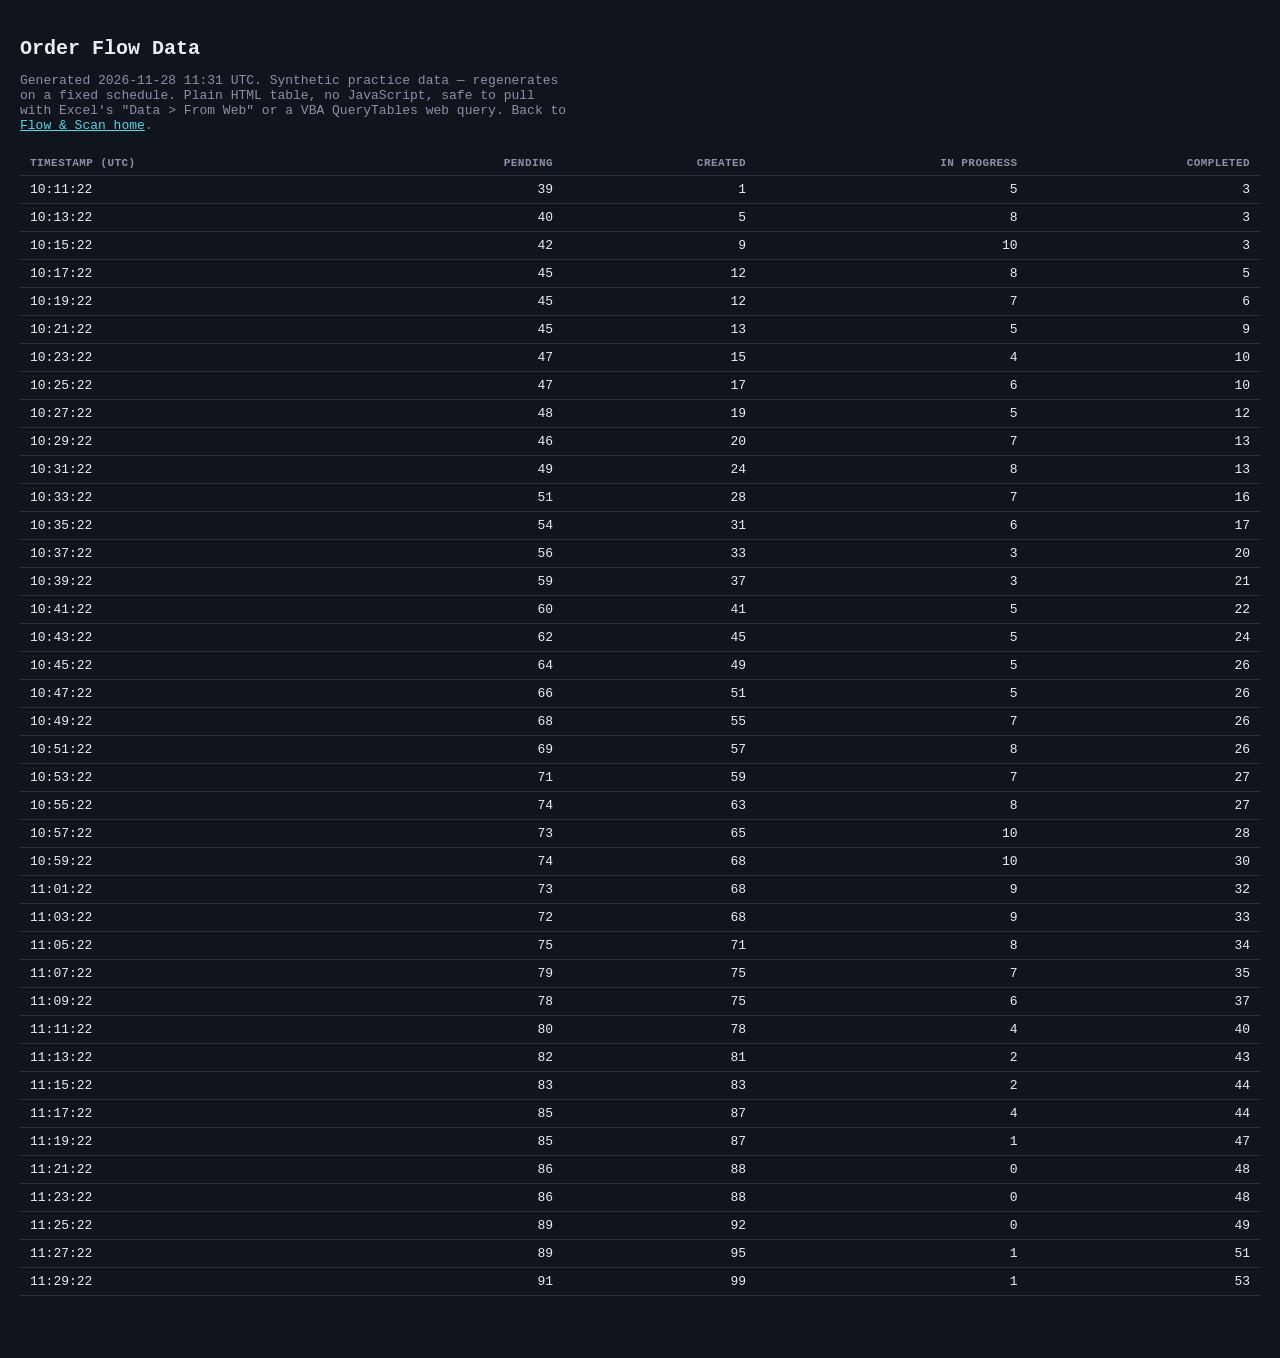
<file: data/orders.html>
<!doctype html>
<html lang="en">
<head>
<meta charset="utf-8" />
<meta name="viewport" content="width=device-width, initial-scale=1" />
<title>Order Flow Data — Data Table (Flow &amp; Scan)</title>
<style>
  body { font-family: 'IBM Plex Mono', ui-monospace, monospace; background:#10141c; color:#e9edf5; margin:0; padding:24px 20px 60px; }
  h1 { font-size:20px; margin-bottom:4px; }
  p { color:#8891a6; font-size:13px; max-width:70ch; }
  a { color:#4fd6e8; }
  table { border-collapse: collapse; width:100%; margin-top:18px; font-size:13px; }
  th, td { text-align:left; padding:6px 10px; border-bottom:1px solid #2a3242; }
  th { color:#8891a6; text-transform:uppercase; font-size:11px; letter-spacing:0.04em; }
  td.num, th.num { text-align:right; }
</style>
</head>
<body>
<h1>Order Flow Data</h1>
<p>Generated 2026-11-28 11:31 UTC. Synthetic practice data — regenerates on a fixed
schedule. Plain HTML table, no JavaScript, safe to pull with Excel's
"Data &gt; From Web" or a VBA QueryTables web query. Back to
<a href="../index.html">Flow &amp; Scan home</a>.</p>

<table>
<thead><tr><th>Timestamp (UTC)</th><th class='num'>Pending</th><th class='num'>Created</th><th class='num'>In Progress</th><th class='num'>Completed</th></tr></thead>
<tbody>
<tr><td>10:11:22</td><td class='num'>39</td><td class='num'>1</td><td class='num'>5</td><td class='num'>3</td></tr>
<tr><td>10:13:22</td><td class='num'>40</td><td class='num'>5</td><td class='num'>8</td><td class='num'>3</td></tr>
<tr><td>10:15:22</td><td class='num'>42</td><td class='num'>9</td><td class='num'>10</td><td class='num'>3</td></tr>
<tr><td>10:17:22</td><td class='num'>45</td><td class='num'>12</td><td class='num'>8</td><td class='num'>5</td></tr>
<tr><td>10:19:22</td><td class='num'>45</td><td class='num'>12</td><td class='num'>7</td><td class='num'>6</td></tr>
<tr><td>10:21:22</td><td class='num'>45</td><td class='num'>13</td><td class='num'>5</td><td class='num'>9</td></tr>
<tr><td>10:23:22</td><td class='num'>47</td><td class='num'>15</td><td class='num'>4</td><td class='num'>10</td></tr>
<tr><td>10:25:22</td><td class='num'>47</td><td class='num'>17</td><td class='num'>6</td><td class='num'>10</td></tr>
<tr><td>10:27:22</td><td class='num'>48</td><td class='num'>19</td><td class='num'>5</td><td class='num'>12</td></tr>
<tr><td>10:29:22</td><td class='num'>46</td><td class='num'>20</td><td class='num'>7</td><td class='num'>13</td></tr>
<tr><td>10:31:22</td><td class='num'>49</td><td class='num'>24</td><td class='num'>8</td><td class='num'>13</td></tr>
<tr><td>10:33:22</td><td class='num'>51</td><td class='num'>28</td><td class='num'>7</td><td class='num'>16</td></tr>
<tr><td>10:35:22</td><td class='num'>54</td><td class='num'>31</td><td class='num'>6</td><td class='num'>17</td></tr>
<tr><td>10:37:22</td><td class='num'>56</td><td class='num'>33</td><td class='num'>3</td><td class='num'>20</td></tr>
<tr><td>10:39:22</td><td class='num'>59</td><td class='num'>37</td><td class='num'>3</td><td class='num'>21</td></tr>
<tr><td>10:41:22</td><td class='num'>60</td><td class='num'>41</td><td class='num'>5</td><td class='num'>22</td></tr>
<tr><td>10:43:22</td><td class='num'>62</td><td class='num'>45</td><td class='num'>5</td><td class='num'>24</td></tr>
<tr><td>10:45:22</td><td class='num'>64</td><td class='num'>49</td><td class='num'>5</td><td class='num'>26</td></tr>
<tr><td>10:47:22</td><td class='num'>66</td><td class='num'>51</td><td class='num'>5</td><td class='num'>26</td></tr>
<tr><td>10:49:22</td><td class='num'>68</td><td class='num'>55</td><td class='num'>7</td><td class='num'>26</td></tr>
<tr><td>10:51:22</td><td class='num'>69</td><td class='num'>57</td><td class='num'>8</td><td class='num'>26</td></tr>
<tr><td>10:53:22</td><td class='num'>71</td><td class='num'>59</td><td class='num'>7</td><td class='num'>27</td></tr>
<tr><td>10:55:22</td><td class='num'>74</td><td class='num'>63</td><td class='num'>8</td><td class='num'>27</td></tr>
<tr><td>10:57:22</td><td class='num'>73</td><td class='num'>65</td><td class='num'>10</td><td class='num'>28</td></tr>
<tr><td>10:59:22</td><td class='num'>74</td><td class='num'>68</td><td class='num'>10</td><td class='num'>30</td></tr>
<tr><td>11:01:22</td><td class='num'>73</td><td class='num'>68</td><td class='num'>9</td><td class='num'>32</td></tr>
<tr><td>11:03:22</td><td class='num'>72</td><td class='num'>68</td><td class='num'>9</td><td class='num'>33</td></tr>
<tr><td>11:05:22</td><td class='num'>75</td><td class='num'>71</td><td class='num'>8</td><td class='num'>34</td></tr>
<tr><td>11:07:22</td><td class='num'>79</td><td class='num'>75</td><td class='num'>7</td><td class='num'>35</td></tr>
<tr><td>11:09:22</td><td class='num'>78</td><td class='num'>75</td><td class='num'>6</td><td class='num'>37</td></tr>
<tr><td>11:11:22</td><td class='num'>80</td><td class='num'>78</td><td class='num'>4</td><td class='num'>40</td></tr>
<tr><td>11:13:22</td><td class='num'>82</td><td class='num'>81</td><td class='num'>2</td><td class='num'>43</td></tr>
<tr><td>11:15:22</td><td class='num'>83</td><td class='num'>83</td><td class='num'>2</td><td class='num'>44</td></tr>
<tr><td>11:17:22</td><td class='num'>85</td><td class='num'>87</td><td class='num'>4</td><td class='num'>44</td></tr>
<tr><td>11:19:22</td><td class='num'>85</td><td class='num'>87</td><td class='num'>1</td><td class='num'>47</td></tr>
<tr><td>11:21:22</td><td class='num'>86</td><td class='num'>88</td><td class='num'>0</td><td class='num'>48</td></tr>
<tr><td>11:23:22</td><td class='num'>86</td><td class='num'>88</td><td class='num'>0</td><td class='num'>48</td></tr>
<tr><td>11:25:22</td><td class='num'>89</td><td class='num'>92</td><td class='num'>0</td><td class='num'>49</td></tr>
<tr><td>11:27:22</td><td class='num'>89</td><td class='num'>95</td><td class='num'>1</td><td class='num'>51</td></tr>
<tr><td>11:29:22</td><td class='num'>91</td><td class='num'>99</td><td class='num'>1</td><td class='num'>53</td></tr>
</tbody></table>

</body>
</html>
</file>
<file: styles.css>
@import url('https://fonts.googleapis.com/css2?family=IBM+Plex+Mono:wght@400;500;600;700&family=IBM+Plex+Sans:wght@400;500;600&display=swap');

:root {
  --bg: #10141c;
  --panel: #171d28;
  --panel-border: #2a3242;
  --amber: #ffb238;
  --cyan: #4fd6e8;
  --text: #e9edf5;
  --muted: #8891a6;
  --flag: #ff5d5d;
  --good: #38d97a;
  --mono: 'IBM Plex Mono', ui-monospace, monospace;
  --sans: 'IBM Plex Sans', system-ui, sans-serif;
}

* { box-sizing: border-box; }

html, body {
  margin: 0;
  padding: 0;
  background: var(--bg);
  color: var(--text);
  font-family: var(--sans);
  line-height: 1.5;
}

body {
  background-image:
    linear-gradient(180deg, rgba(255,255,255,0.02) 1px, transparent 1px);
  background-size: 100% 3px;
}

a { color: var(--cyan); text-decoration: none; }
a:hover { text-decoration: underline; }
a:focus-visible, button:focus-visible, input:focus-visible, select:focus-visible {
  outline: 2px solid var(--amber);
  outline-offset: 2px;
}

.wrap {
  max-width: 1100px;
  margin: 0 auto;
  padding: 24px 20px 64px;
}

header.topbar {
  display: flex;
  align-items: center;
  justify-content: space-between;
  gap: 16px;
  padding: 14px 20px;
  border-bottom: 1px solid var(--panel-border);
  background: rgba(23,29,40,0.6);
  position: sticky;
  top: 0;
  backdrop-filter: blur(6px);
  z-index: 10;
}

.brand {
  font-family: var(--mono);
  font-weight: 700;
  letter-spacing: 0.04em;
  font-size: 15px;
  color: var(--text);
  display: flex;
  align-items: center;
  gap: 10px;
}

.brand .dot {
  width: 8px;
  height: 8px;
  border-radius: 50%;
  background: var(--good);
  box-shadow: 0 0 8px var(--good);
  animation: pulse 1.8s ease-in-out infinite;
}

@keyframes pulse {
  0%, 100% { opacity: 1; }
  50% { opacity: 0.35; }
}

nav.tabs {
  display: flex;
  gap: 4px;
  font-family: var(--mono);
  font-size: 13px;
}

nav.tabs a {
  padding: 7px 12px;
  border-radius: 4px;
  color: var(--muted);
  border: 1px solid transparent;
}

nav.tabs a.active {
  color: var(--amber);
  border-color: var(--panel-border);
  background: var(--panel);
}

h1 {
  font-family: var(--mono);
  font-size: 28px;
  letter-spacing: -0.01em;
  margin: 28px 0 6px;
}

h2 {
  font-family: var(--mono);
  font-size: 16px;
  color: var(--amber);
  letter-spacing: 0.03em;
  text-transform: uppercase;
  margin: 40px 0 14px;
}

p.lede {
  color: var(--muted);
  max-width: 62ch;
  margin: 0 0 8px;
}

.panel {
  background: var(--panel);
  border: 1px solid var(--panel-border);
  border-radius: 6px;
  padding: 18px;
}

.grid-metrics {
  display: grid;
  grid-template-columns: repeat(4, 1fr);
  gap: 14px;
  margin: 18px 0 8px;
}

@media (max-width: 720px) {
  .grid-metrics { grid-template-columns: repeat(2, 1fr); }
  .brand span.sub { display: none; }
  nav.tabs { font-size: 12px; }
}

.metric {
  background: var(--panel);
  border: 1px solid var(--panel-border);
  border-radius: 6px;
  padding: 16px;
  position: relative;
  overflow: hidden;
}

.metric .label {
  font-family: var(--mono);
  font-size: 11px;
  letter-spacing: 0.06em;
  text-transform: uppercase;
  color: var(--muted);
}

.metric .value {
  font-family: var(--mono);
  font-size: 32px;
  font-weight: 700;
  margin-top: 6px;
  font-variant-numeric: tabular-nums;
}

.metric.pending .value { color: var(--cyan); }
.metric.created .value { color: var(--text); }
.metric.progress .value { color: var(--amber); }
.metric.completed .value { color: var(--good); }

.metric .sweep {
  position: absolute;
  top: 0; left: -100%;
  width: 60%;
  height: 2px;
  background: linear-gradient(90deg, transparent, currentColor, transparent);
  opacity: 0.6;
  animation: sweep 3.2s linear infinite;
}

@keyframes sweep {
  0% { left: -60%; }
  100% { left: 110%; }
}

.controls {
  display: flex;
  flex-wrap: wrap;
  gap: 12px;
  align-items: end;
  margin-bottom: 16px;
}

.field {
  display: flex;
  flex-direction: column;
  gap: 4px;
}

.field label {
  font-family: var(--mono);
  font-size: 11px;
  color: var(--muted);
  text-transform: uppercase;
  letter-spacing: 0.05em;
}

select, button.btn {
  background: var(--bg);
  border: 1px solid var(--panel-border);
  color: var(--text);
  font-family: var(--mono);
  font-size: 13px;
  padding: 8px 10px;
  border-radius: 4px;
}

button.btn {
  background: var(--panel);
  cursor: pointer;
}
button.btn:hover { border-color: var(--amber); color: var(--amber); }

table {
  width: 100%;
  border-collapse: collapse;
  font-size: 13px;
}

th, td {
  text-align: left;
  padding: 9px 10px;
  border-bottom: 1px solid var(--panel-border);
}

th {
  font-family: var(--mono);
  font-size: 11px;
  text-transform: uppercase;
  letter-spacing: 0.04em;
  color: var(--muted);
  font-weight: 500;
}

tbody tr { cursor: pointer; }
tbody tr:hover { background: rgba(255,255,255,0.03); }
tbody tr.selected { background: rgba(255,178,56,0.08); }

td.num, th.num { text-align: right; font-family: var(--mono); font-variant-numeric: tabular-nums; }

.badge {
  display: inline-block;
  font-family: var(--mono);
  font-size: 11px;
  padding: 2px 7px;
  border-radius: 3px;
  border: 1px solid var(--panel-border);
  color: var(--muted);
}
.badge.flag { color: var(--flag); border-color: rgba(255,93,93,0.4); background: rgba(255,93,93,0.08); }
.badge.ok { color: var(--good); border-color: rgba(56,217,122,0.35); background: rgba(56,217,122,0.08); }

.detail {
  margin-top: 20px;
}

.timeline {
  display: flex;
  align-items: center;
  gap: 2px;
  height: 34px;
  margin: 14px 0;
  border-radius: 4px;
  overflow: hidden;
}

.timeline .seg {
  height: 100%;
  background: var(--panel-border);
  position: relative;
}
.timeline .seg.gapflag {
  background: repeating-linear-gradient(45deg, rgba(255,93,93,0.35), rgba(255,93,93,0.35) 4px, rgba(255,93,93,0.15) 4px, rgba(255,93,93,0.15) 8px);
  border: 1px solid var(--flag);
}

.gap-list { list-style: none; margin: 10px 0 0; padding: 0; font-family: var(--mono); font-size: 13px; }
.gap-list li {
  padding: 8px 0;
  border-bottom: 1px solid var(--panel-border);
  display: flex;
  justify-content: space-between;
  gap: 12px;
}
.gap-list li.flag { color: var(--flag); }
.gap-list li .len { color: inherit; opacity: 0.85; }

footer.note {
  margin-top: 48px;
  padding-top: 18px;
  border-top: 1px solid var(--panel-border);
  color: var(--muted);
  font-size: 13px;
}

.callout {
  border-left: 3px solid var(--amber);
  background: rgba(255,178,56,0.06);
  padding: 12px 14px;
  border-radius: 4px;
  font-size: 14px;
  color: var(--text);
  margin: 16px 0;
}

code {
  font-family: var(--mono);
  background: rgba(255,255,255,0.06);
  padding: 1px 5px;
  border-radius: 3px;
  font-size: 0.92em;
}

.link-row { display: flex; gap: 16px; font-family: var(--mono); font-size: 13px; margin-top: 6px; }

.plain-note {
  font-family: var(--mono);
  font-size: 12px;
  color: var(--muted);
}
</file>
